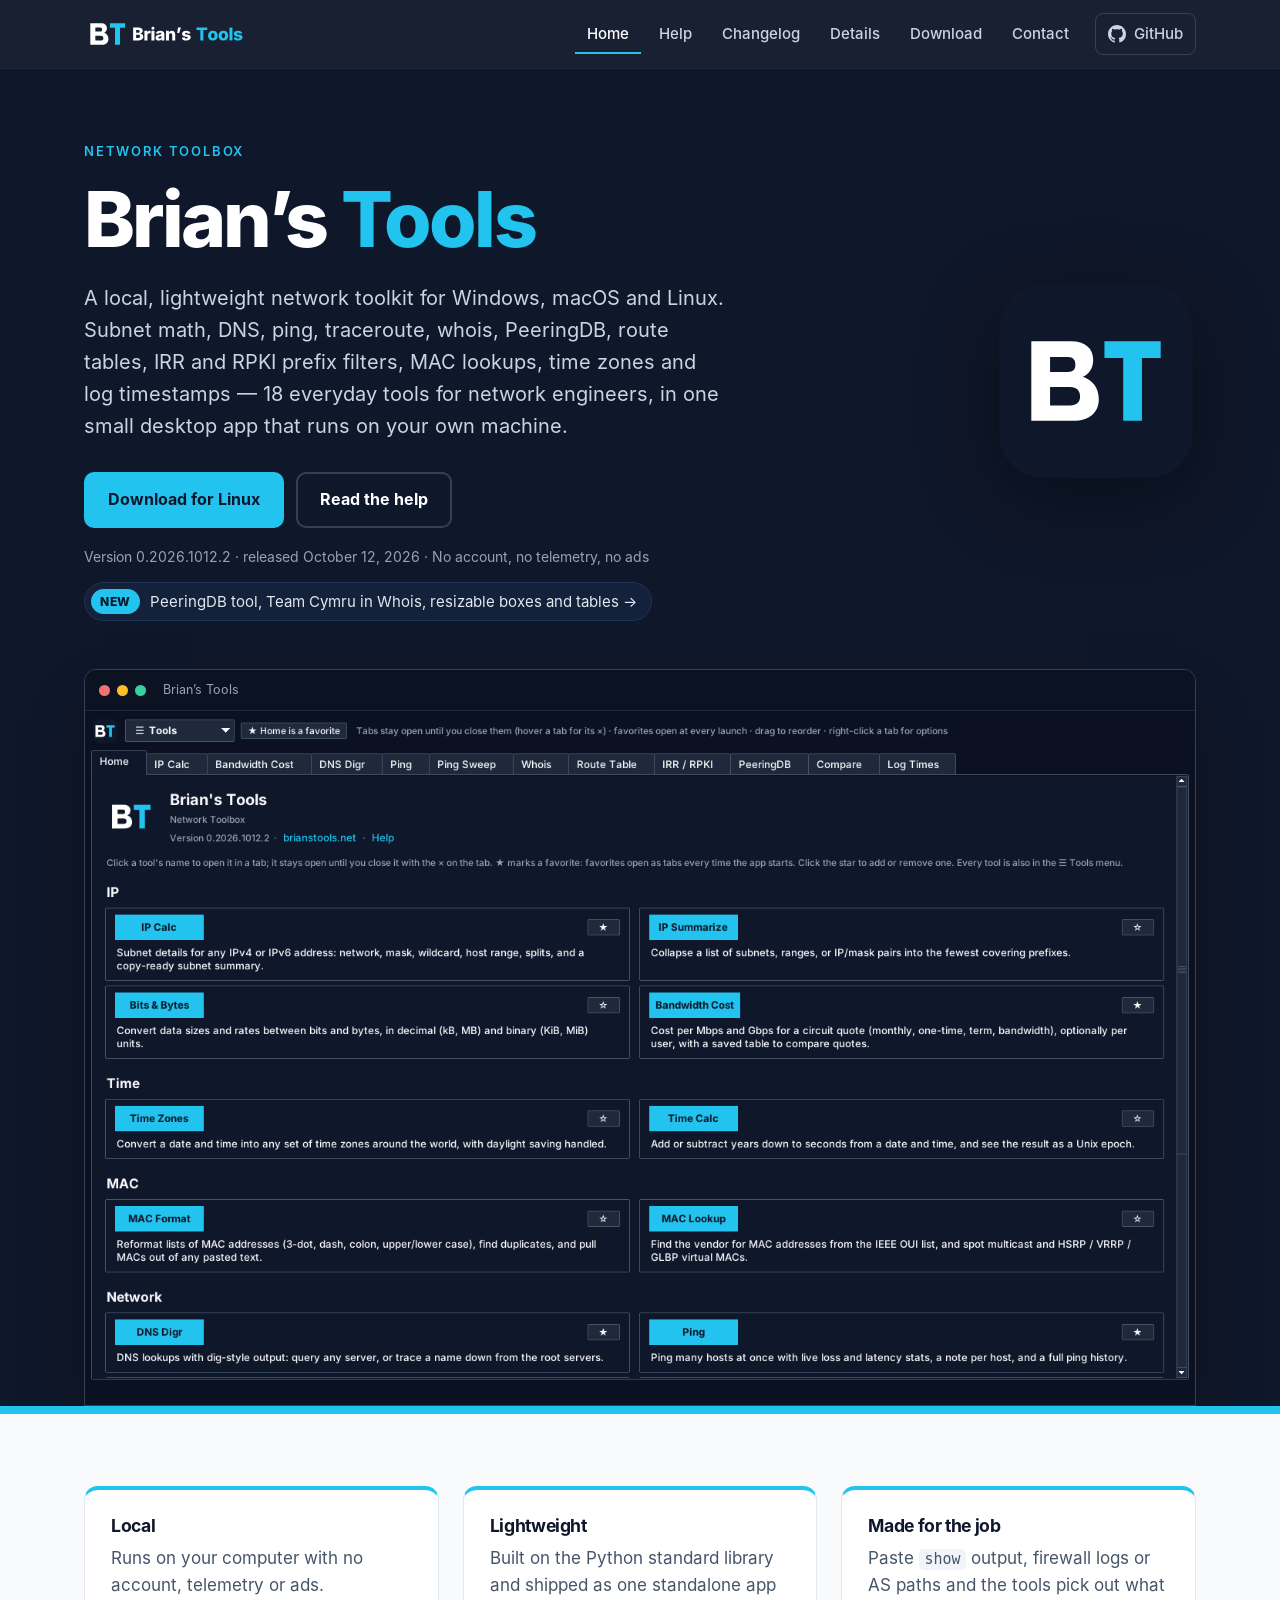
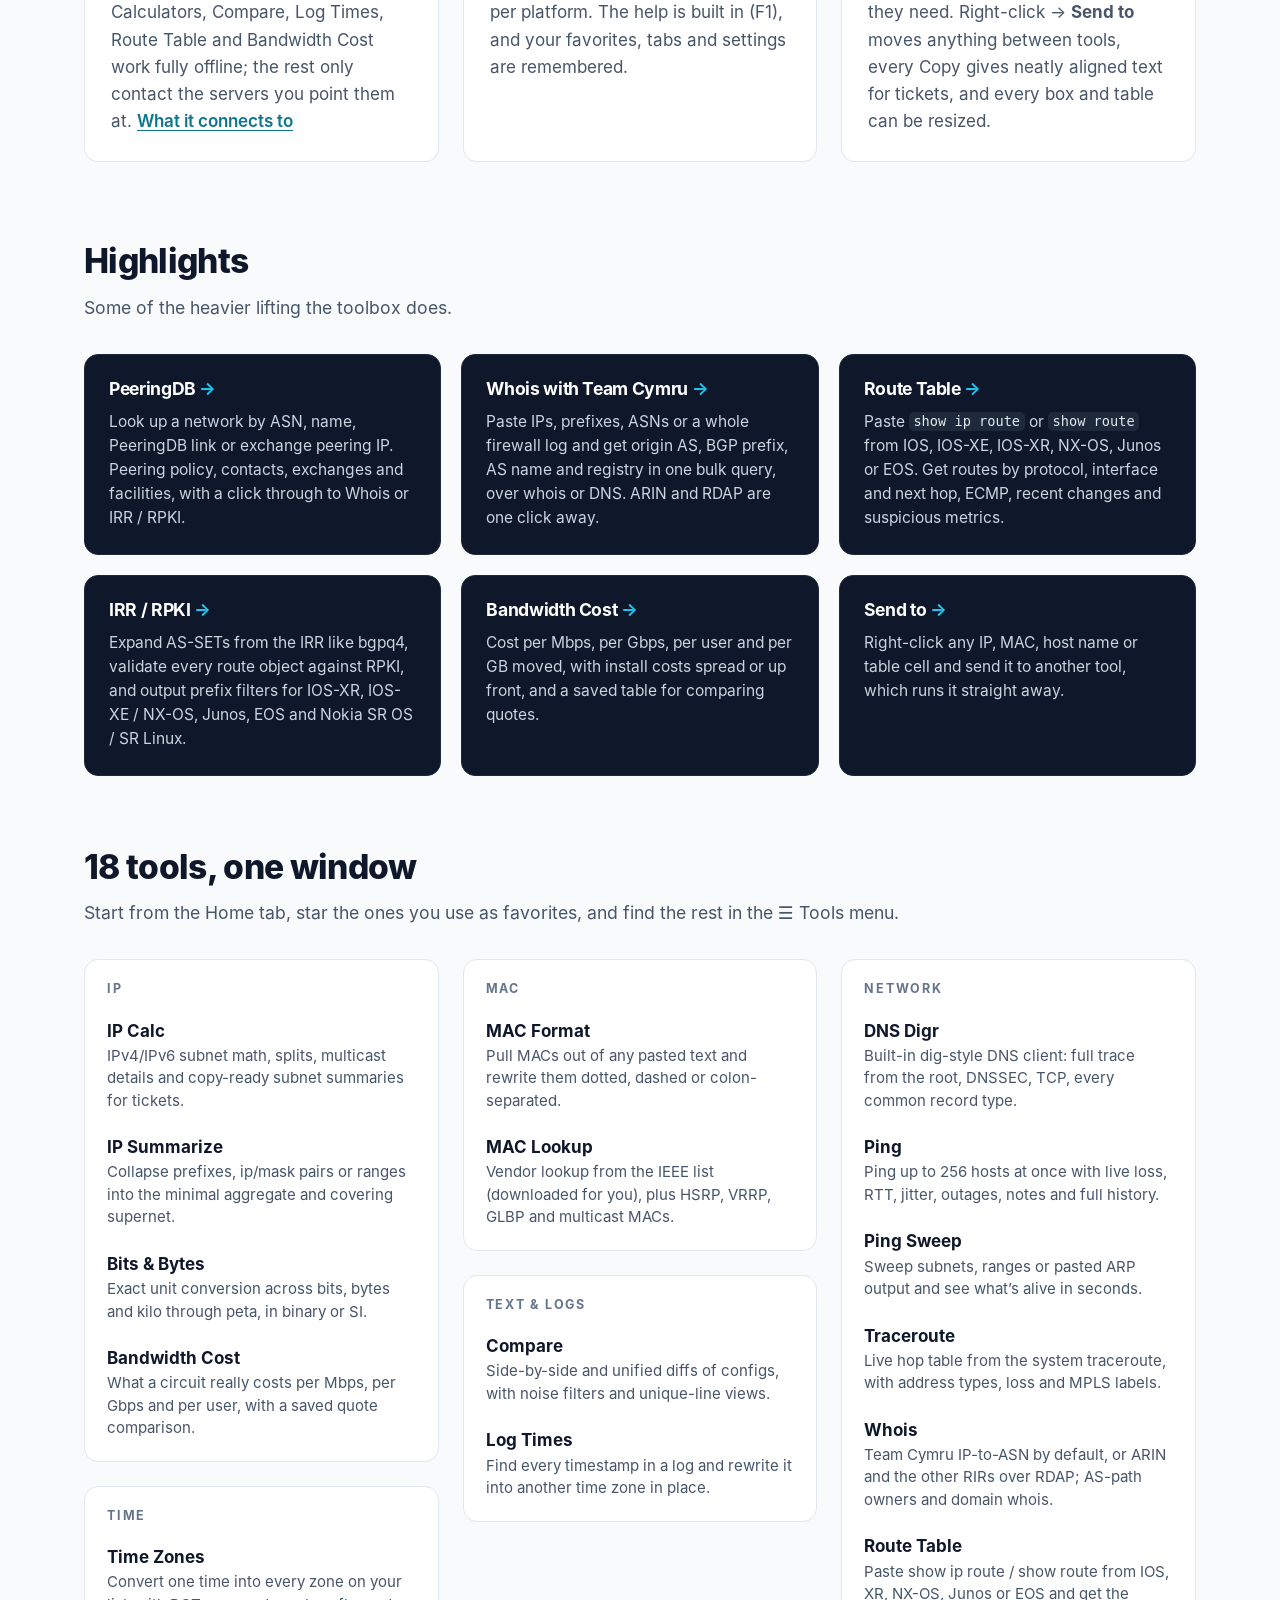
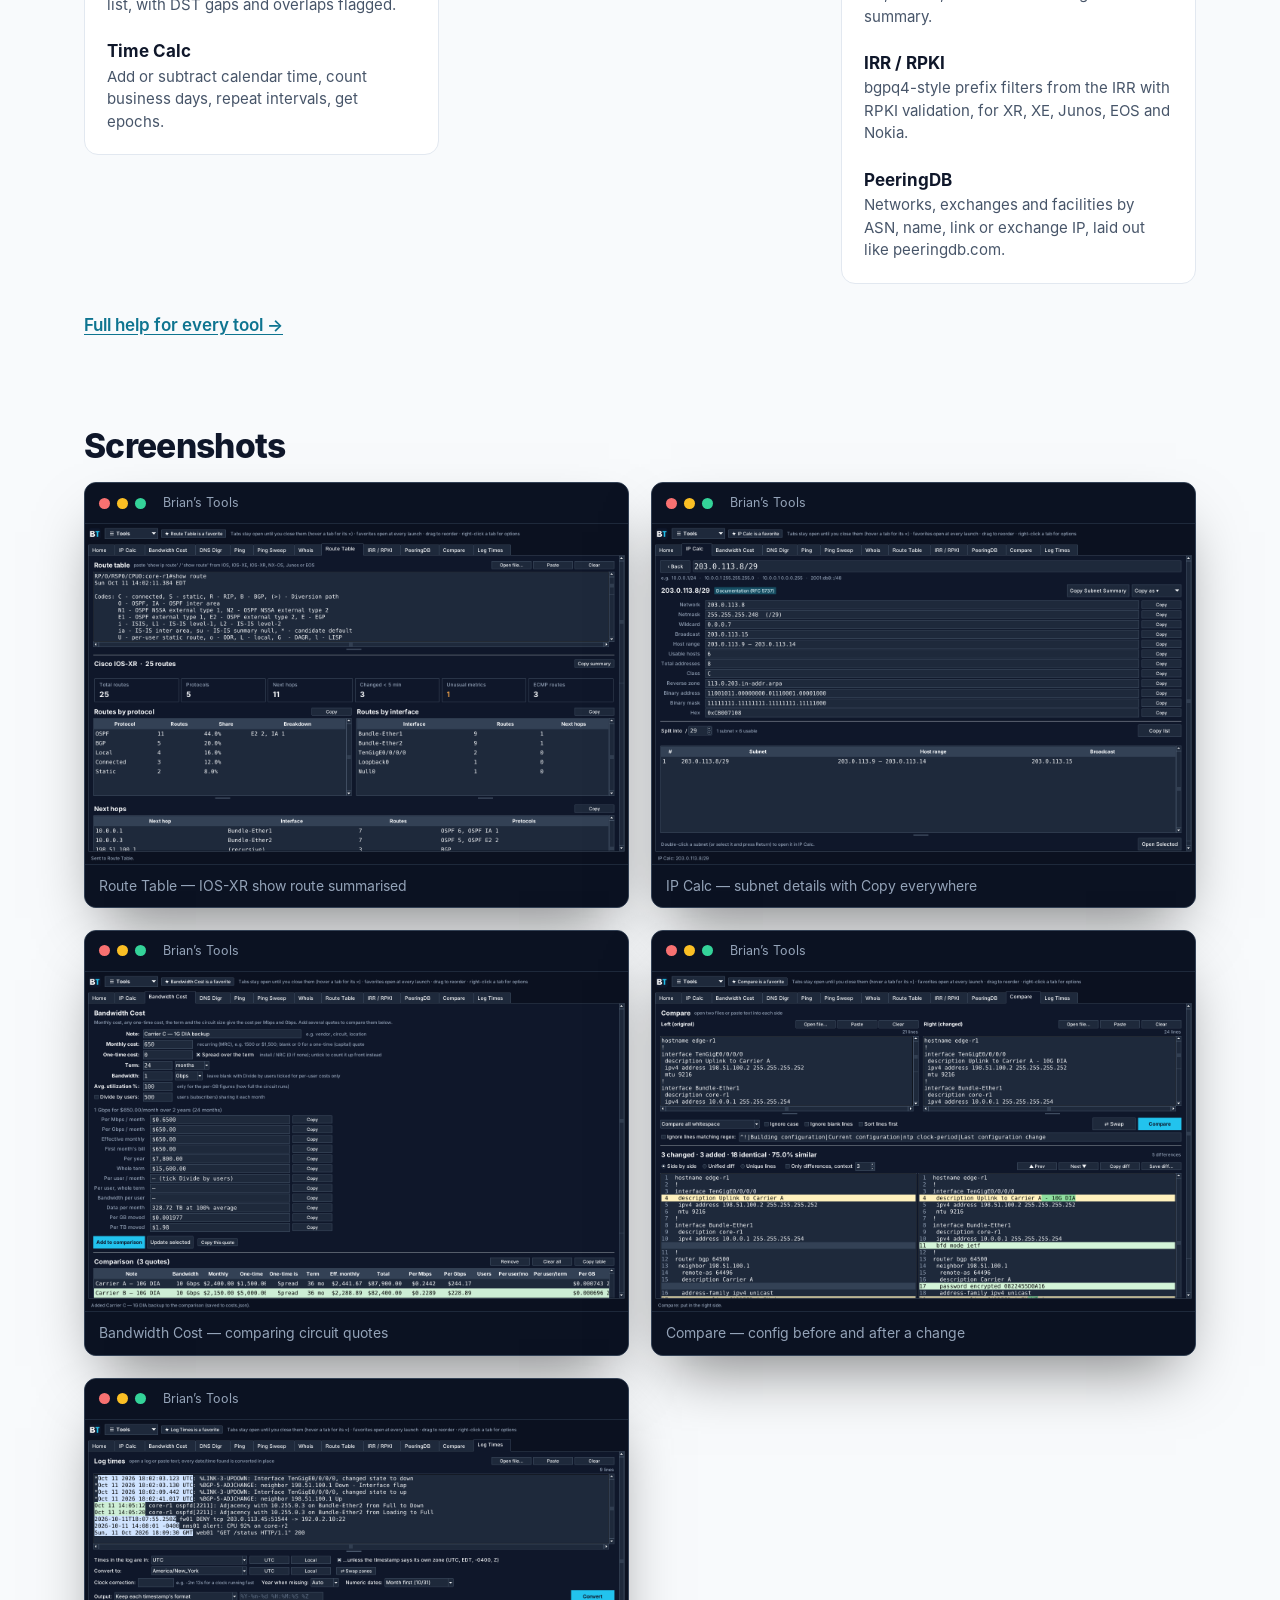
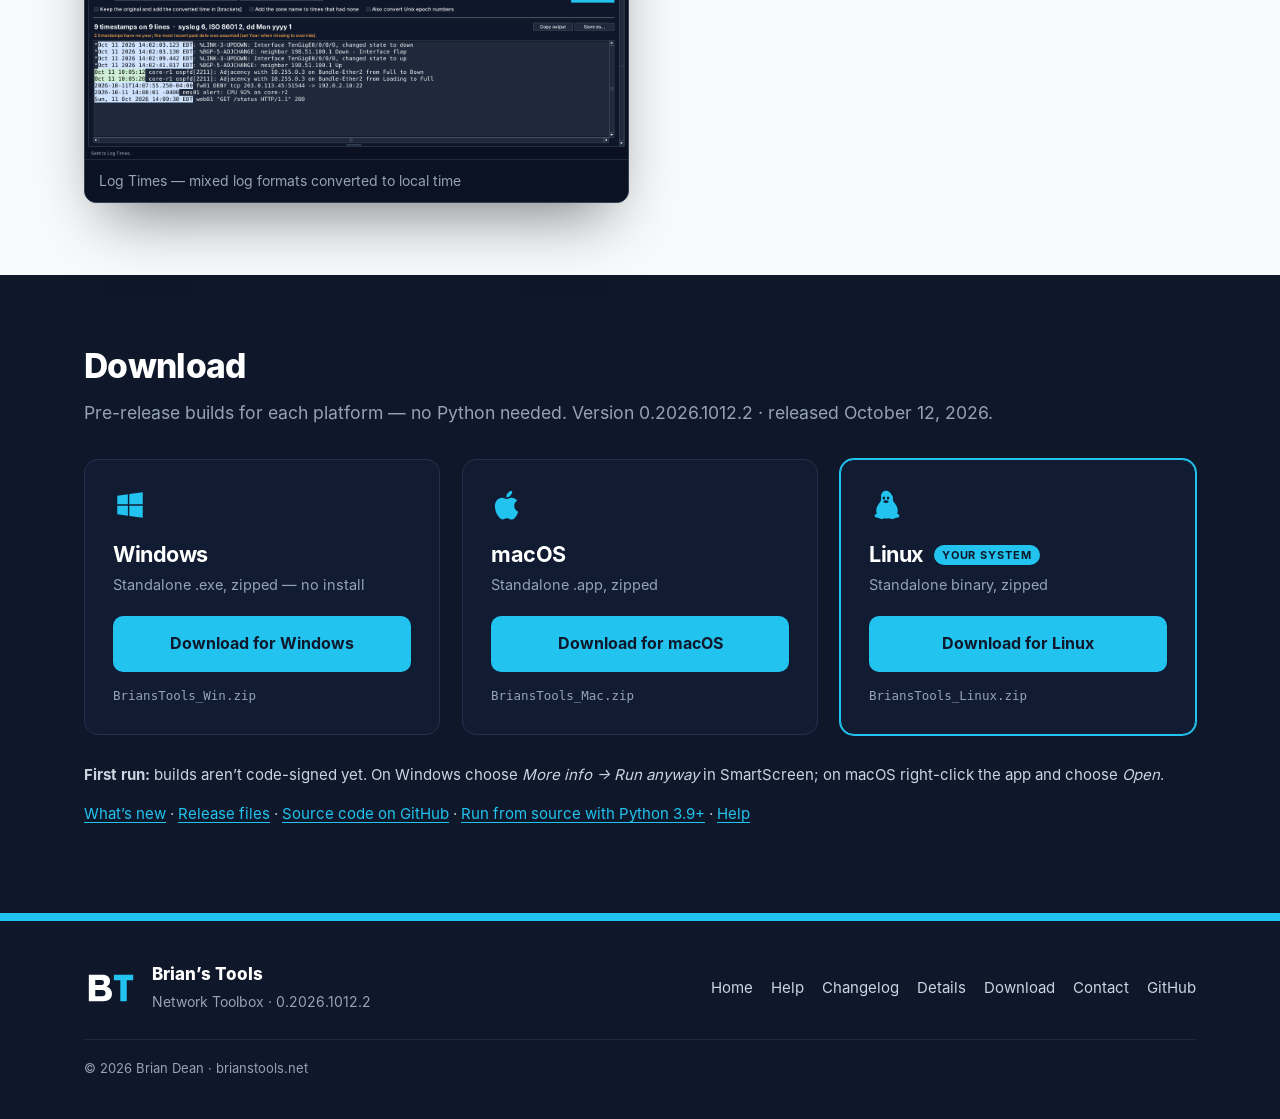
<file: index.html>
<!doctype html>
<html lang="en">
<head>
<meta charset="utf-8">
<meta name="viewport" content="width=device-width, initial-scale=1">
<title>Brian’s Tools — Network Toolbox</title>
<meta name="description" content="A local, lightweight network toolkit for Windows, macOS and Linux: subnet calculator, DNS dig, ping, traceroute, whois, route table analyzer, IRR/RPKI prefix filters and more.">
<link rel="canonical" href="https://brianstools.net/">
<meta name="theme-color" content="#0f172a">
<link rel="icon" href="/favicon.ico" sizes="any">
<link rel="icon" href="/favicon.svg" type="image/svg+xml">
<link rel="apple-touch-icon" href="/apple-touch-icon.png">
<link rel="manifest" href="/site.webmanifest">
<meta property="og:type" content="website">
<meta property="og:site_name" content="Brian’s Tools">
<meta property="og:title" content="Brian’s Tools — Network Toolbox">
<meta property="og:description" content="A local, lightweight network toolkit for Windows, macOS and Linux: subnet calculator, DNS dig, ping, traceroute, whois, route table analyzer, IRR/RPKI prefix filters and more.">
<meta property="og:url" content="https://brianstools.net/">
<meta property="og:image" content="https://brianstools.net/assets/brand/og-image.png">
<meta name="twitter:card" content="summary_large_image">
<link rel="preload" href="/assets/fonts/Inter-ExtraBold.woff2" as="font" type="font/woff2" crossorigin>
<link rel="stylesheet" href="/assets/css/site.css">
</head>
<body>
<a class="skip" href="#main">Skip to content</a>
<header class="site-header">
  <div class="wrap bar">
    <a class="brand" href="/" aria-label="Brian’s Tools home"><img src="/assets/brand/logo-reversed.svg" alt="Brian’s Tools" width="190" height="42"></a>
    <button class="menu-btn" aria-expanded="false" aria-controls="nav">Menu</button>
    <nav id="nav" class="nav"><a href="/" aria-current="page">Home</a><a href="/help/">Help</a><a href="/changelog.html">Changelog</a><a href="/details.html">Details</a><a href="/#download">Download</a><a href="/contact.html">Contact</a><a class="gh" href="https://github.com/briandean/brianstools" rel="noopener"><svg viewBox="0 0 16 16" width="18" height="18" aria-hidden="true"><path fill="currentColor" d="M8 0C3.58 0 0 3.58 0 8c0 3.54 2.29 6.53 5.47 7.59.4.07.55-.17.55-.38 0-.19-.01-.82-.01-1.49-2.01.37-2.53-.49-2.69-.94-.09-.23-.48-.94-.82-1.13-.28-.15-.68-.52-.01-.53.63-.01 1.08.58 1.23.82.72 1.21 1.87.87 2.33.66.07-.52.28-.87.51-1.07-1.78-.2-3.64-.89-3.64-3.95 0-.87.31-1.59.82-2.15-.08-.2-.36-1.02.08-2.12 0 0 .67-.21 2.2.82.64-.18 1.32-.27 2-.27.68 0 1.36.09 2 .27 1.53-1.04 2.2-.82 2.2-.82.44 1.1.16 1.92.08 2.12.51.56.82 1.27.82 2.15 0 3.07-1.87 3.75-3.65 3.95.29.25.54.73.54 1.48 0 1.07-.01 1.93-.01 2.2 0 .21.15.46.55.38A8.013 8.013 0 0016 8c0-4.42-3.58-8-8-8z"/></svg><span>GitHub</span></a></nav>
  </div>
</header>
<main id="main">

<section class="hero">
  <div class="wrap hero-grid">
    <div class="hero-copy">
      <p class="eyebrow">Network Toolbox</p>
      <h1>Brian’s <span>Tools</span></h1>
      <p class="lede">A local, lightweight network toolkit for Windows, macOS and Linux. Subnet math, DNS, ping, traceroute, whois, PeeringDB, route tables, IRR and RPKI prefix filters, MAC lookups, time zones and log timestamps — 18 everyday tools for network engineers, in one small desktop app that runs on your own machine.</p>
      <div class="cta">
        <a class="btn btn-primary" id="primary-dl" href="#download">Download</a>
        <a class="btn btn-ghost" href="/help/">Read the help</a>
      </div>
      <p class="hero-meta">Version 0.2026.1012.2 · released October 12, 2026 · No account, no telemetry, no ads</p>
      <a class="whatsnew" href="/changelog.html"><span>New</span> PeeringDB tool, Team Cymru in Whois, resizable boxes and tables →</a>
    </div>
    <img class="hero-icon" src="/assets/brand/app-icon.svg" alt="" width="220" height="220">
  </div>
  <div class="wrap"><figure class="shot shot-hero"><div class="chrome"><span></span><span></span><span></span><em>Brian’s Tools</em></div><a href="/assets/img/screenshots/main.png" target="_blank" rel="noopener" title="Open full size"><img src="/assets/img/screenshots/main.png" alt="Home tab — every tool by group" width="1440" height="900" loading="lazy"></a></figure></div>
</section>

<section class="pillars wrap">
  <article><h3>Local</h3><p>Runs on your computer with no account, telemetry or ads. Calculators, Compare, Log Times, Route Table and Bandwidth Cost work fully offline; the rest only contact the servers you point them at. <a href="/help/#network-use-and-privacy">What it connects to</a></p></article>
  <article><h3>Lightweight</h3><p>Built on the Python standard library and shipped as one standalone app per platform. The help is built in (F1), and your favorites, tabs and settings are remembered.</p></article>
  <article><h3>Made for the job</h3><p>Paste <code>show</code> output, firewall logs or AS paths and the tools pick out what they need. Right-click → <strong>Send to</strong> moves anything between tools, every Copy gives neatly aligned text for tickets, and every box and table can be resized.</p></article>
</section>

<section class="highlights">
  <div class="wrap">
    <h2>Highlights</h2>
    <p class="section-lede">Some of the heavier lifting the toolbox does.</p>
    <div class="hl-grid"><article><h3><a href="/help/#peeringdb">PeeringDB</a></h3><p>Look up a network by ASN, name, PeeringDB link or exchange peering IP. Peering policy, contacts, exchanges and facilities, with a click through to Whois or IRR / RPKI.</p></article><article><h3><a href="/help/#whois">Whois with Team Cymru</a></h3><p>Paste IPs, prefixes, ASNs or a whole firewall log and get origin AS, BGP prefix, AS name and registry in one bulk query, over whois or DNS. ARIN and RDAP are one click away.</p></article><article><h3><a href="/help/#route-table">Route Table</a></h3><p>Paste <code>show ip route</code> or <code>show route</code> from IOS, IOS-XE, IOS-XR, NX-OS, Junos or EOS. Get routes by protocol, interface and next hop, ECMP, recent changes and suspicious metrics.</p></article><article><h3><a href="/help/#irr-rpki">IRR / RPKI</a></h3><p>Expand AS-SETs from the IRR like bgpq4, validate every route object against RPKI, and output prefix filters for IOS-XR, IOS-XE / NX-OS, Junos, EOS and Nokia SR OS / SR Linux.</p></article><article><h3><a href="/help/#bandwidth-cost">Bandwidth Cost</a></h3><p>Cost per Mbps, per Gbps, per user and per GB moved, with install costs spread or up front, and a saved table for comparing quotes.</p></article><article><h3><a href="/help/#right-click-menu-and-send-to">Send to</a></h3><p>Right-click any IP, MAC, host name or table cell and send it to another tool, which runs it straight away.</p></article></div>
  </div>
</section>

<section class="tools">
  <div class="wrap">
    <h2>18 tools, one window</h2>
    <p class="section-lede">Start from the Home tab, star the ones you use as favorites, and find the rest in the ☰ Tools menu.</p>
    <div class="tool-grid"><section class="tool-group"><h3>IP</h3><ul><li><a href="/help/#ip-calc"><strong>IP Calc</strong><span>IPv4/IPv6 subnet math, splits, multicast details and copy-ready subnet summaries for tickets.</span></a></li><li><a href="/help/#ip-summarize"><strong>IP Summarize</strong><span>Collapse prefixes, ip/mask pairs or ranges into the minimal aggregate and covering supernet.</span></a></li><li><a href="/help/#bits-bytes"><strong>Bits &amp; Bytes</strong><span>Exact unit conversion across bits, bytes and kilo through peta, in binary or SI.</span></a></li><li><a href="/help/#bandwidth-cost"><strong>Bandwidth Cost</strong><span>What a circuit really costs per Mbps, per Gbps and per user, with a saved quote comparison.</span></a></li></ul></section><section class="tool-group"><h3>Time</h3><ul><li><a href="/help/#time-zones"><strong>Time Zones</strong><span>Convert one time into every zone on your list, with DST gaps and overlaps flagged.</span></a></li><li><a href="/help/#time-calc"><strong>Time Calc</strong><span>Add or subtract calendar time, count business days, repeat intervals, get epochs.</span></a></li></ul></section><section class="tool-group"><h3>MAC</h3><ul><li><a href="/help/#mac-format"><strong>MAC Format</strong><span>Pull MACs out of any pasted text and rewrite them dotted, dashed or colon-separated.</span></a></li><li><a href="/help/#mac-lookup"><strong>MAC Lookup</strong><span>Vendor lookup from the IEEE list (downloaded for you), plus HSRP, VRRP, GLBP and multicast MACs.</span></a></li></ul></section><section class="tool-group"><h3>Text & logs</h3><ul><li><a href="/help/#compare"><strong>Compare</strong><span>Side-by-side and unified diffs of configs, with noise filters and unique-line views.</span></a></li><li><a href="/help/#log-times"><strong>Log Times</strong><span>Find every timestamp in a log and rewrite it into another time zone in place.</span></a></li></ul></section><section class="tool-group"><h3>Network</h3><ul><li><a href="/help/#dns-digr"><strong>DNS Digr</strong><span>Built-in dig-style DNS client: full trace from the root, DNSSEC, TCP, every common record type.</span></a></li><li><a href="/help/#ping"><strong>Ping</strong><span>Ping up to 256 hosts at once with live loss, RTT, jitter, outages, notes and full history.</span></a></li><li><a href="/help/#ping-sweep"><strong>Ping Sweep</strong><span>Sweep subnets, ranges or pasted ARP output and see what’s alive in seconds.</span></a></li><li><a href="/help/#traceroute"><strong>Traceroute</strong><span>Live hop table from the system traceroute, with address types, loss and MPLS labels.</span></a></li><li><a href="/help/#whois"><strong>Whois</strong><span>Team Cymru IP-to-ASN by default, or ARIN and the other RIRs over RDAP; AS-path owners and domain whois.</span></a></li><li><a href="/help/#route-table"><strong>Route Table</strong><span>Paste show ip route / show route from IOS, XR, NX-OS, Junos or EOS and get the summary.</span></a></li><li><a href="/help/#irr-rpki"><strong>IRR / RPKI</strong><span>bgpq4-style prefix filters from the IRR with RPKI validation, for XR, XE, Junos, EOS and Nokia.</span></a></li><li><a href="/help/#peeringdb"><strong>PeeringDB</strong><span>Networks, exchanges and facilities by ASN, name, link or exchange IP, laid out like peeringdb.com.</span></a></li></ul></section></div>
    <p class="more"><a href="/help/">Full help for every tool →</a></p>
  </div>
</section>

<section class="gallery wrap">
  <h2>Screenshots</h2>
  <div class="gallery-grid"><figure class="shot "><div class="chrome"><span></span><span></span><span></span><em>Brian’s Tools</em></div><a href="/assets/img/screenshots/route-table.png" target="_blank" rel="noopener" title="Open full size"><img src="/assets/img/screenshots/route-table.png" alt="Route Table — IOS-XR show route summarised" width="1440" height="900" loading="lazy"></a><figcaption>Route Table — IOS-XR show route summarised</figcaption></figure><figure class="shot "><div class="chrome"><span></span><span></span><span></span><em>Brian’s Tools</em></div><a href="/assets/img/screenshots/ip-calc.png" target="_blank" rel="noopener" title="Open full size"><img src="/assets/img/screenshots/ip-calc.png" alt="IP Calc — subnet details with Copy everywhere" width="1440" height="900" loading="lazy"></a><figcaption>IP Calc — subnet details with Copy everywhere</figcaption></figure><figure class="shot "><div class="chrome"><span></span><span></span><span></span><em>Brian’s Tools</em></div><a href="/assets/img/screenshots/bandwidth-cost.png" target="_blank" rel="noopener" title="Open full size"><img src="/assets/img/screenshots/bandwidth-cost.png" alt="Bandwidth Cost — comparing circuit quotes" width="1440" height="900" loading="lazy"></a><figcaption>Bandwidth Cost — comparing circuit quotes</figcaption></figure><figure class="shot "><div class="chrome"><span></span><span></span><span></span><em>Brian’s Tools</em></div><a href="/assets/img/screenshots/compare.png" target="_blank" rel="noopener" title="Open full size"><img src="/assets/img/screenshots/compare.png" alt="Compare — config before and after a change" width="1440" height="900" loading="lazy"></a><figcaption>Compare — config before and after a change</figcaption></figure><figure class="shot "><div class="chrome"><span></span><span></span><span></span><em>Brian’s Tools</em></div><a href="/assets/img/screenshots/log-times.png" target="_blank" rel="noopener" title="Open full size"><img src="/assets/img/screenshots/log-times.png" alt="Log Times — mixed log formats converted to local time" width="1440" height="900" loading="lazy"></a><figcaption>Log Times — mixed log formats converted to local time</figcaption></figure></div>
</section>

<section class="download" id="download">
  <div class="wrap">
    <h2>Download</h2>
    <p class="section-lede">Pre-release builds for each platform — no Python needed. Version 0.2026.1012.2 · released October 12, 2026.</p>
    <div class="dl-grid"><article class="dl-card" data-os="windows">
      <div class="dl-ico"><svg viewBox="0 0 24 24" aria-hidden="true"><path fill="currentColor" d="M3 5.5 10.5 4.4v7.1H3zm8.5-1.2L21 3v8.5h-9.5zM3 12.5h7.5v7.1L3 18.5zm8.5 0H21V21l-9.5-1.3z"/></svg></div>
      <h3>Windows</h3>
      <p class="req">Standalone .exe, zipped — no install</p>
      <a class="btn btn-primary" href="https://github.com/briandean/brianstools/releases/download/0.2026.1012.2/BriansTools_Win.zip">Download for Windows</a>
      <code class="file">BriansTools_Win.zip</code>
    </article><article class="dl-card" data-os="macos">
      <div class="dl-ico"><svg viewBox="0 0 24 24" aria-hidden="true"><path fill="currentColor" d="M16.4 12.6c0-2.4 2-3.6 2.1-3.7-1.2-1.7-3-1.9-3.6-2-1.5-.2-3 .9-3.8.9-.8 0-2-.9-3.3-.9-1.7 0-3.3 1-4.2 2.5-1.8 3.1-.5 7.7 1.3 10.2.9 1.2 1.9 2.6 3.2 2.6 1.3-.1 1.8-.8 3.3-.8 1.5 0 2 .8 3.3.8 1.4 0 2.3-1.3 3.1-2.5 1-1.4 1.4-2.8 1.4-2.9 0 0-2.8-1.1-2.8-4.2zM13.9 5.2c.7-.9 1.2-2 1-3.2-1 0-2.3.7-3 1.6-.7.8-1.2 2-1.1 3.1 1.2.1 2.3-.6 3.1-1.5z"/></svg></div>
      <h3>macOS</h3>
      <p class="req">Standalone .app, zipped</p>
      <a class="btn btn-primary" href="https://github.com/briandean/brianstools/releases/download/0.2026.1012.2/BriansTools_Mac.zip">Download for macOS</a>
      <code class="file">BriansTools_Mac.zip</code>
    </article><article class="dl-card" data-os="linux">
      <div class="dl-ico"><svg viewBox="0 0 24 24" aria-hidden="true"><path fill="currentColor" d="M12 2c-2.2 0-3.5 1.8-3.5 4.3 0 1.4.3 2.3-.6 3.6-1.2 1.6-2.8 3.6-2.8 6.1 0 .8.2 1.4.5 2-.9.4-1.8 1-1.6 1.9.3 1.2 2.4 1 3.7 1.6 1.2.5 2.1.6 2.8-.2.6.2 1.4.3 2.2.3s1.6-.1 2.2-.3c.7.8 1.6.7 2.8.2 1.3-.6 3.4-.4 3.7-1.6.2-.9-.7-1.5-1.6-1.9.3-.6.5-1.2.5-2 0-2.5-1.6-4.5-2.8-6.1-.9-1.3-.6-2.2-.6-3.6C15.5 3.8 14.2 2 12 2zm-1.5 4a.9 1.1 0 1 1 0 2.2.9 1.1 0 0 1 0-2.2zm3 0a.9 1.1 0 1 1 0 2.2.9 1.1 0 0 1 0-2.2zM12 8.6c.8 0 1.9.5 1.9.9s-1.1 1.1-1.9 1.1-1.9-.7-1.9-1.1.9-.9 1.9-.9z"/></svg></div>
      <h3>Linux</h3>
      <p class="req">Standalone binary, zipped</p>
      <a class="btn btn-primary" href="https://github.com/briandean/brianstools/releases/download/0.2026.1012.2/BriansTools_Linux.zip">Download for Linux</a>
      <code class="file">BriansTools_Linux.zip</code>
    </article></div>
    <div class="dl-notes">
      <p><strong>First run:</strong> builds aren’t code-signed yet. On Windows choose <em>More info → Run anyway</em> in SmartScreen; on macOS right-click the app and choose <em>Open</em>.</p>
      <p><a href="/changelog.html">What’s new</a> · <a href="https://github.com/briandean/brianstools/releases/tag/0.2026.1012.2" rel="noopener">Release files</a> · <a href="https://github.com/briandean/brianstools" rel="noopener">Source code on GitHub</a> · <a href="/details.html#run-it">Run from source with Python 3.9+</a> · <a href="/help/">Help</a></p>
    </div>
  </div>
</section>

</main>
<footer class="site-footer">
  <div class="wrap foot">
    <div class="foot-brand"><img src="/assets/brand/mark-reversed.svg" alt="" width="54" height="36"><div><strong>Brian’s Tools</strong><span>Network Toolbox · 0.2026.1012.2</span></div></div>
    <nav class="foot-nav"><a href="/">Home</a><a href="/help/">Help</a><a href="/changelog.html">Changelog</a><a href="/details.html">Details</a><a href="/#download">Download</a><a href="/contact.html">Contact</a><a href="https://github.com/briandean/brianstools" rel="noopener">GitHub</a></nav>
    <p class="fine">© 2026 Brian Dean · brianstools.net</p>
  </div>
</footer>
<script src="/assets/js/site.js" defer></script>
</body>
</html>
</file>
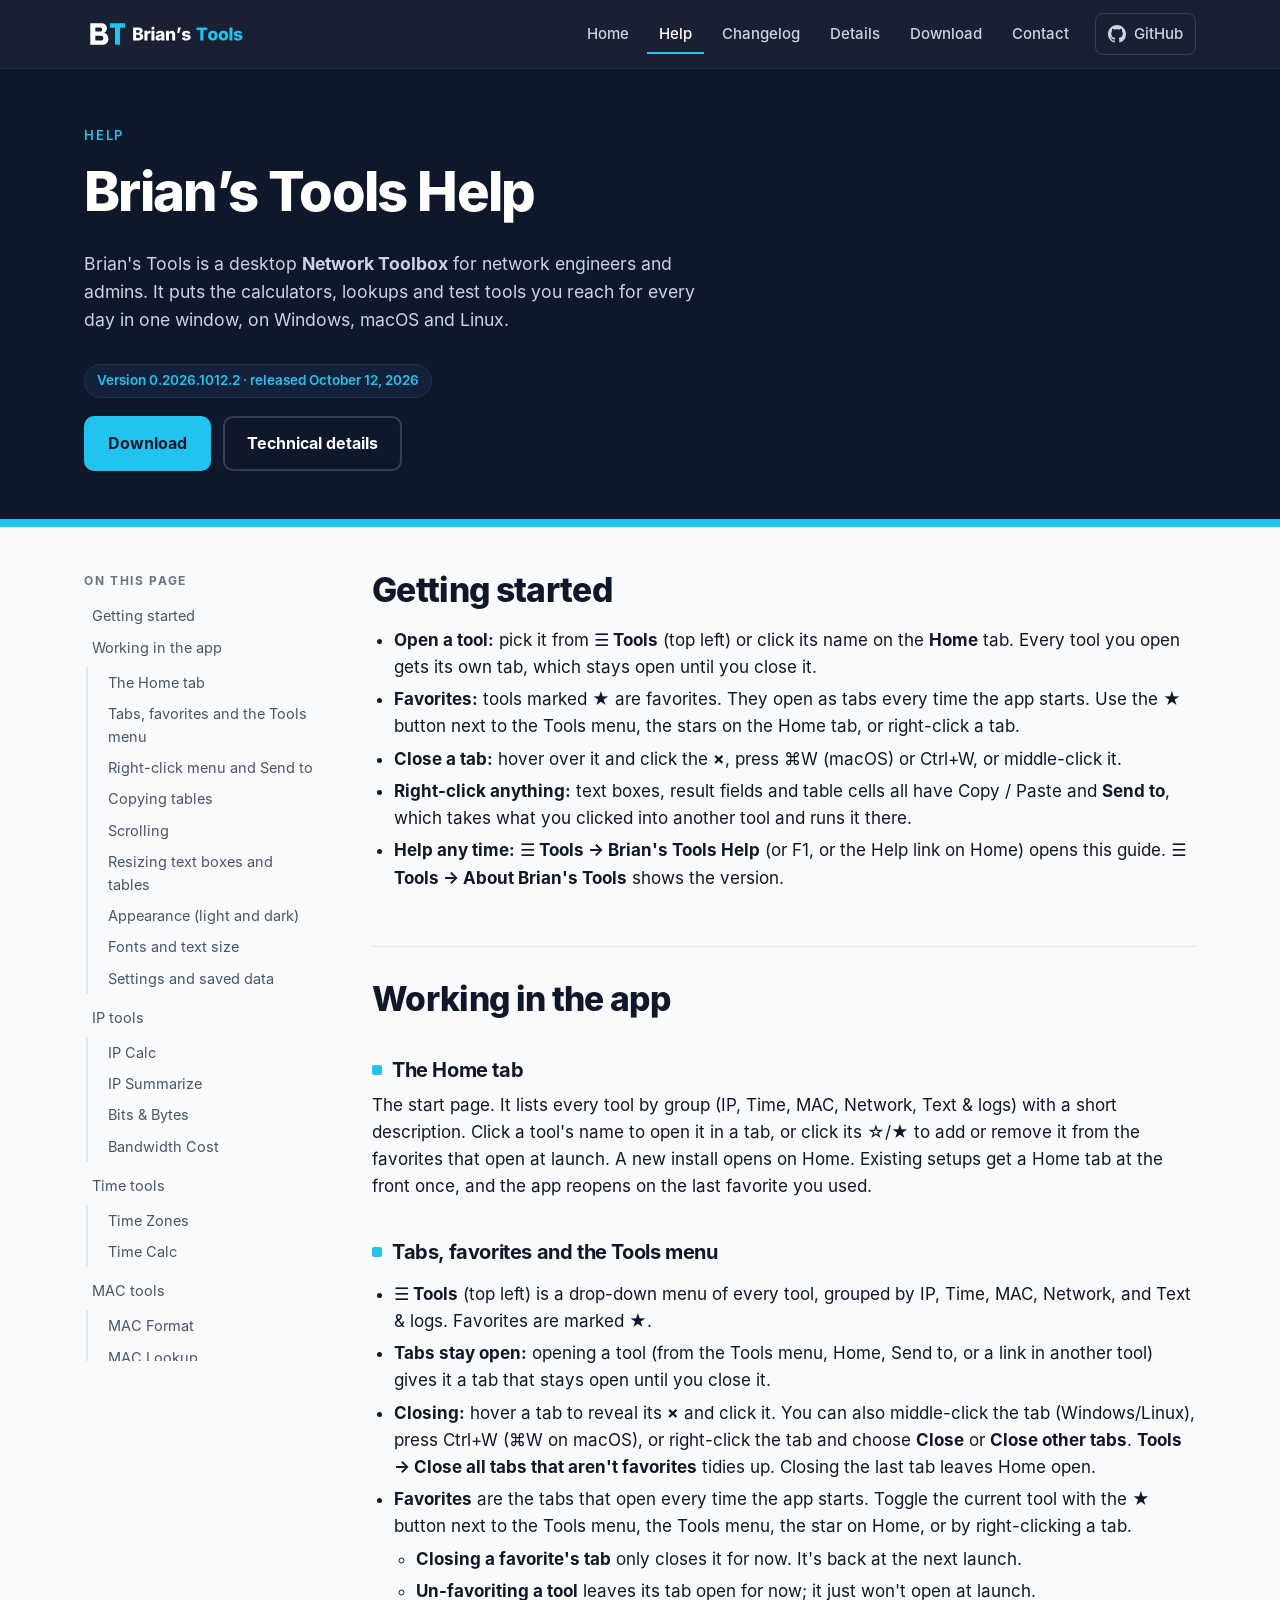
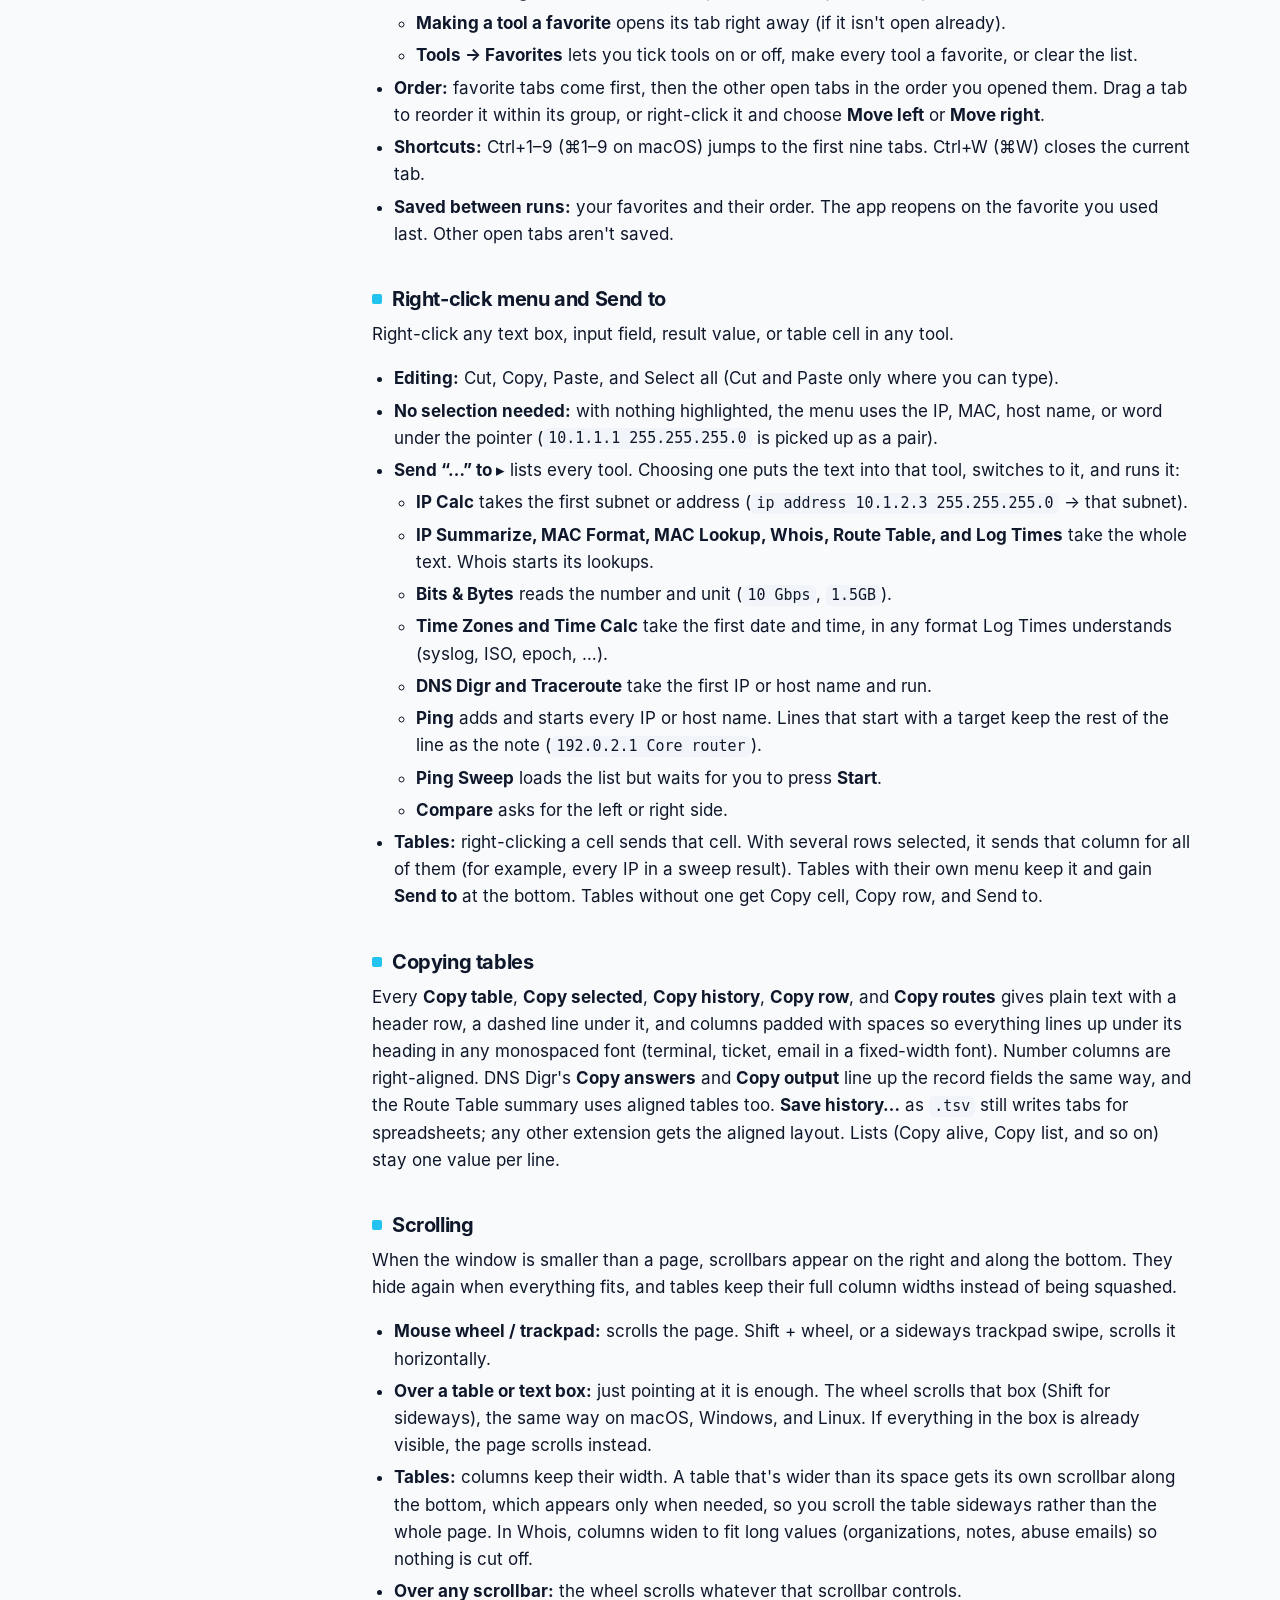
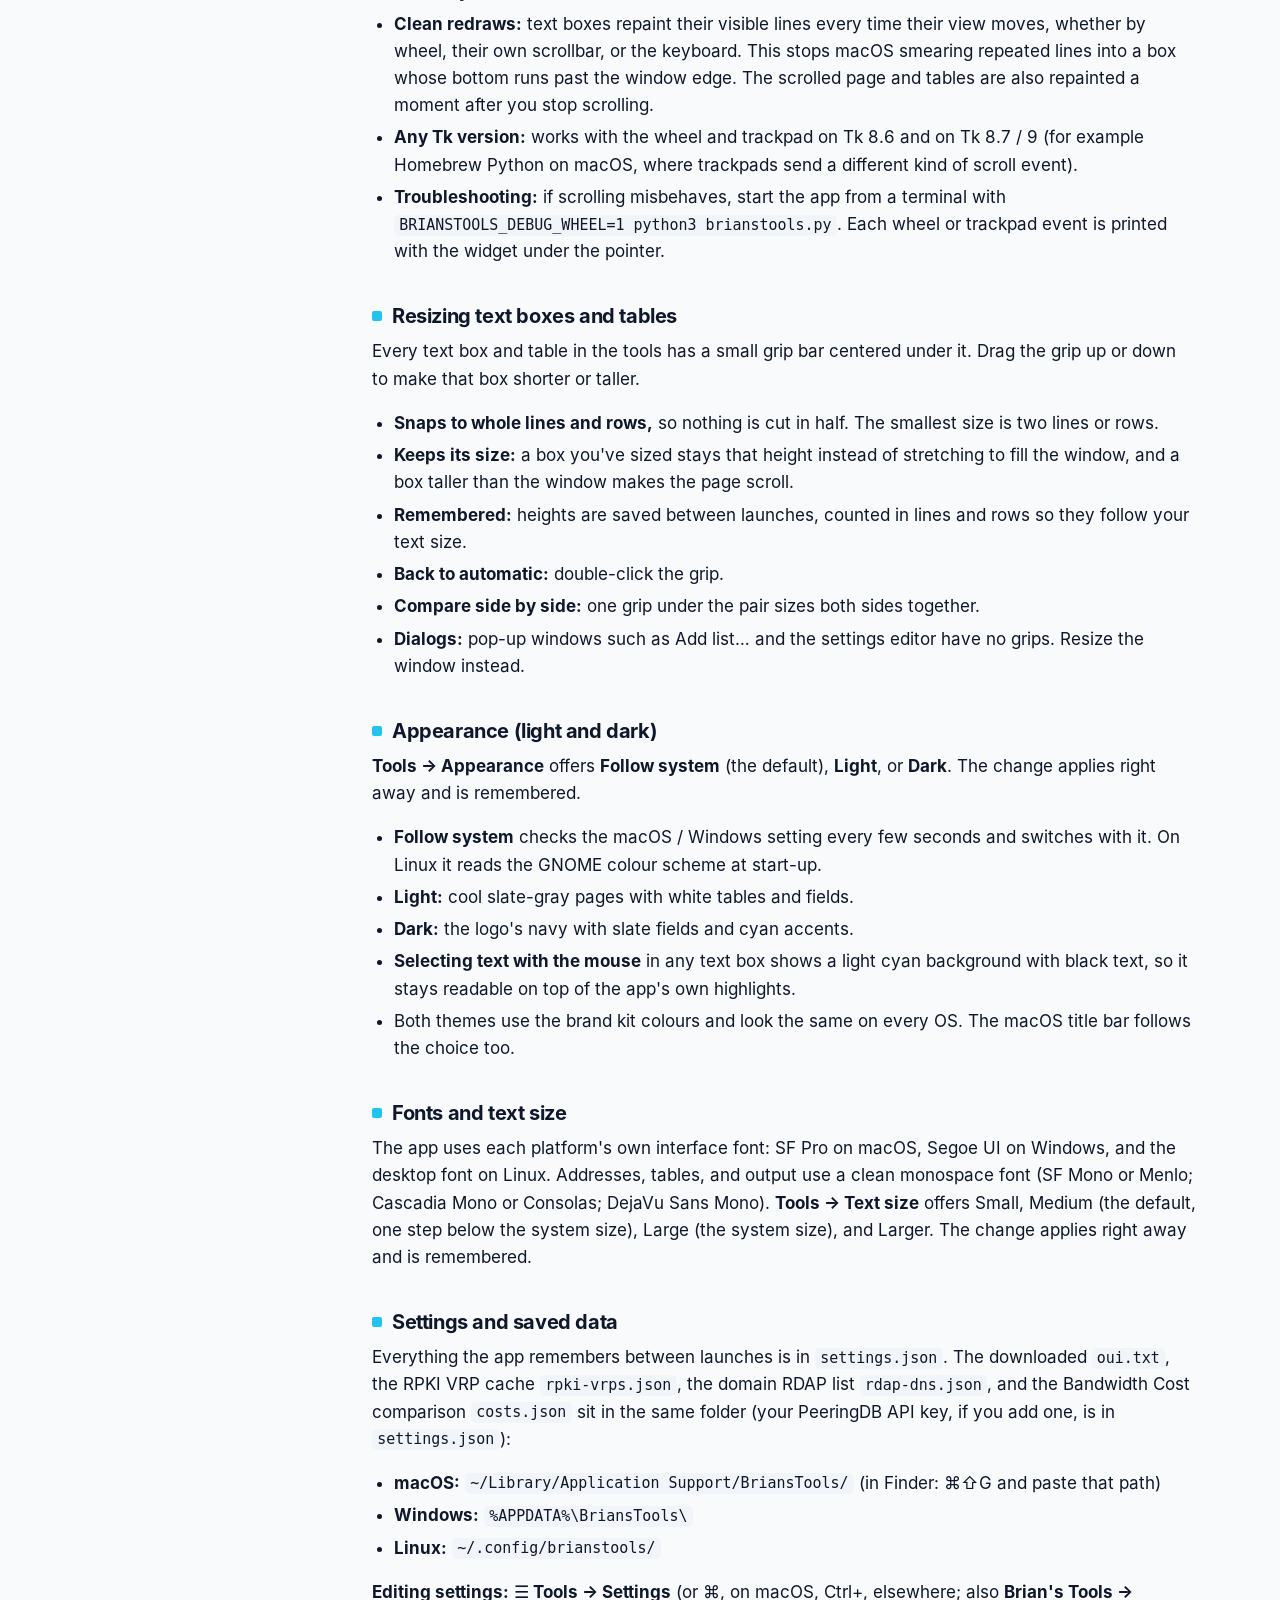
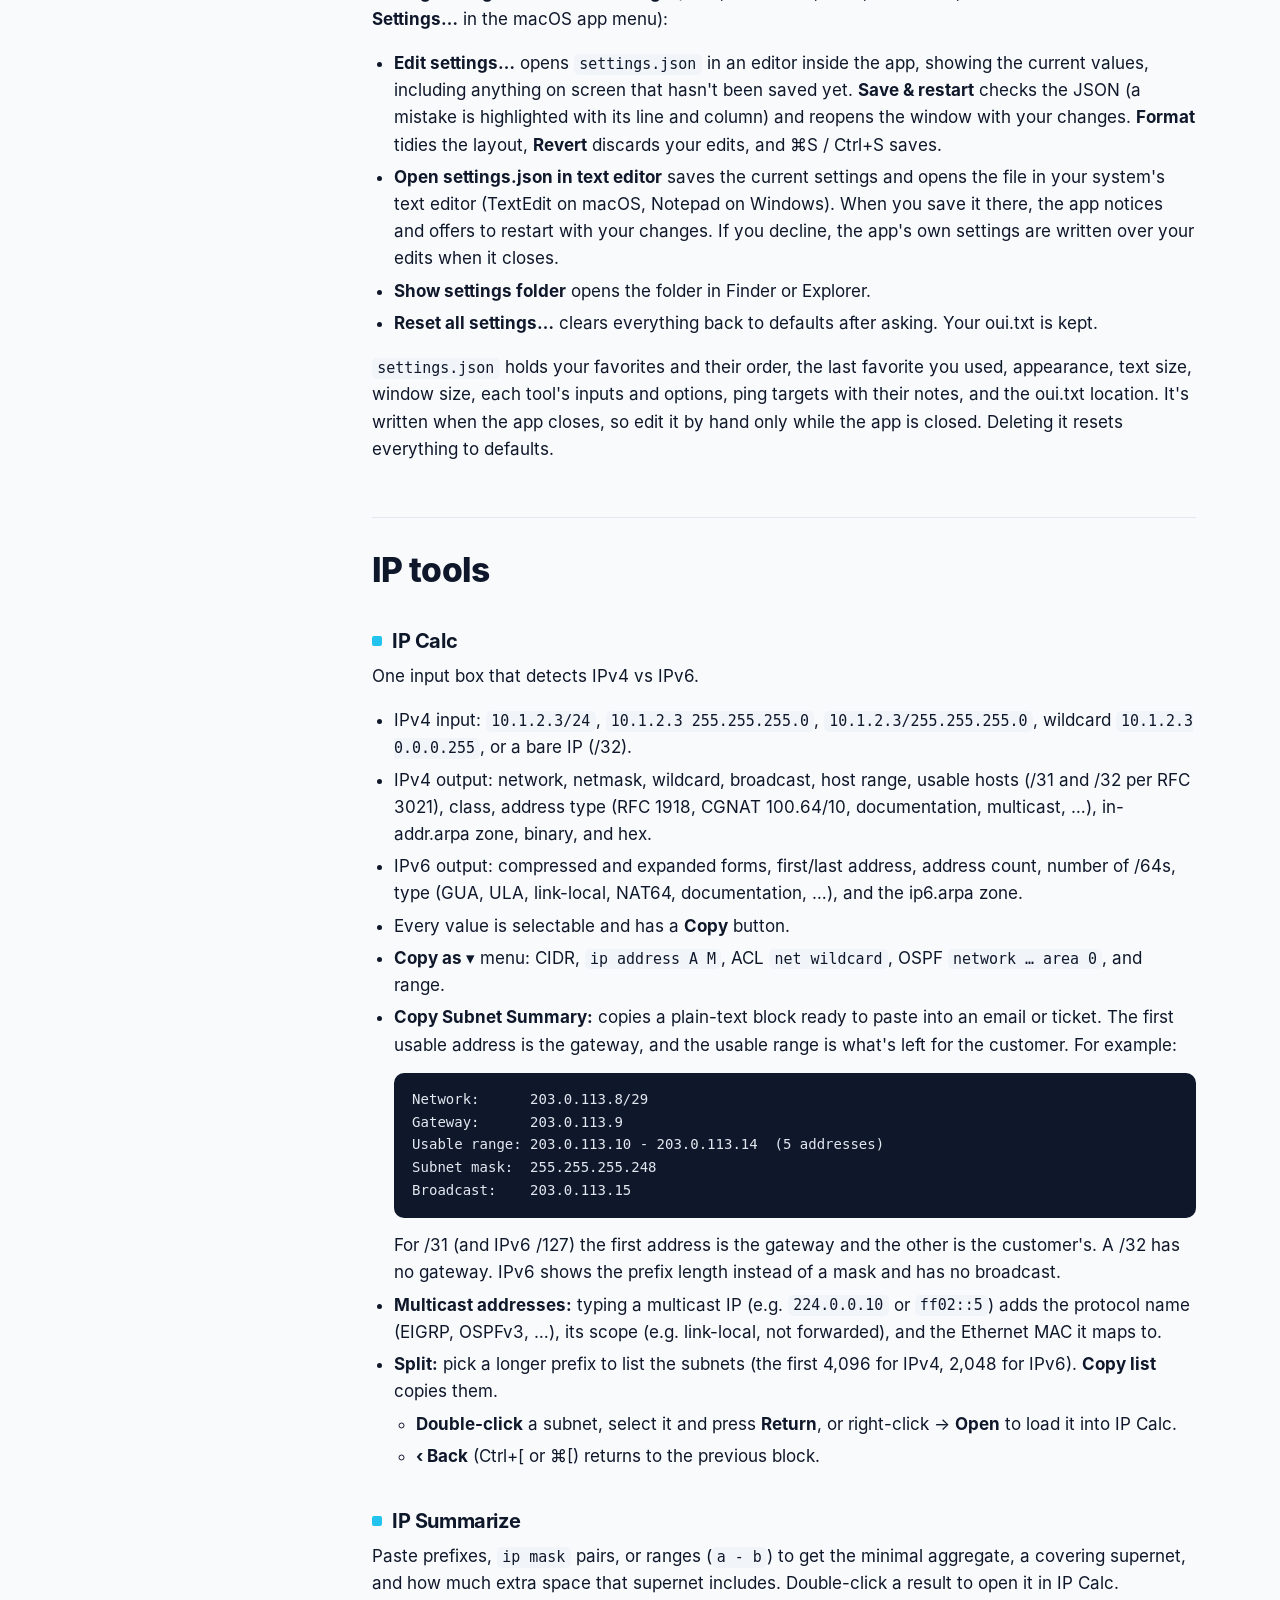
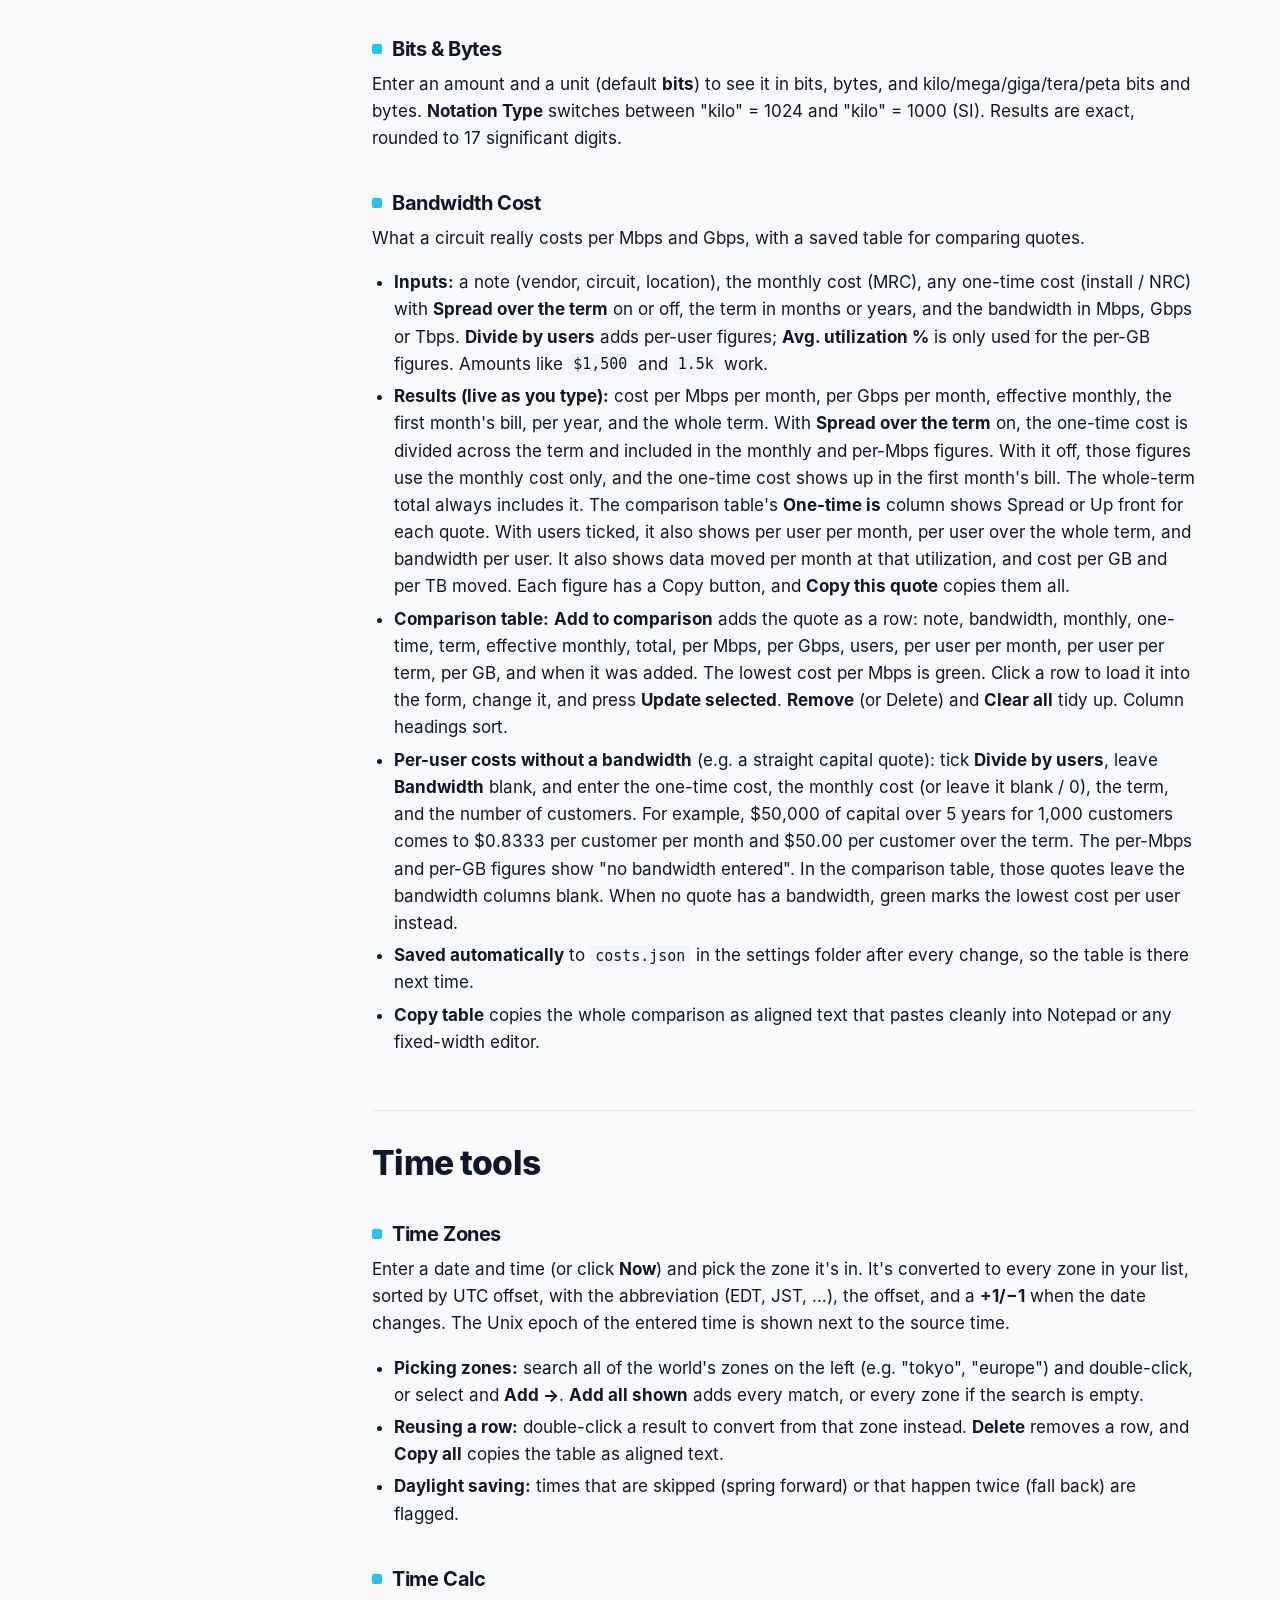
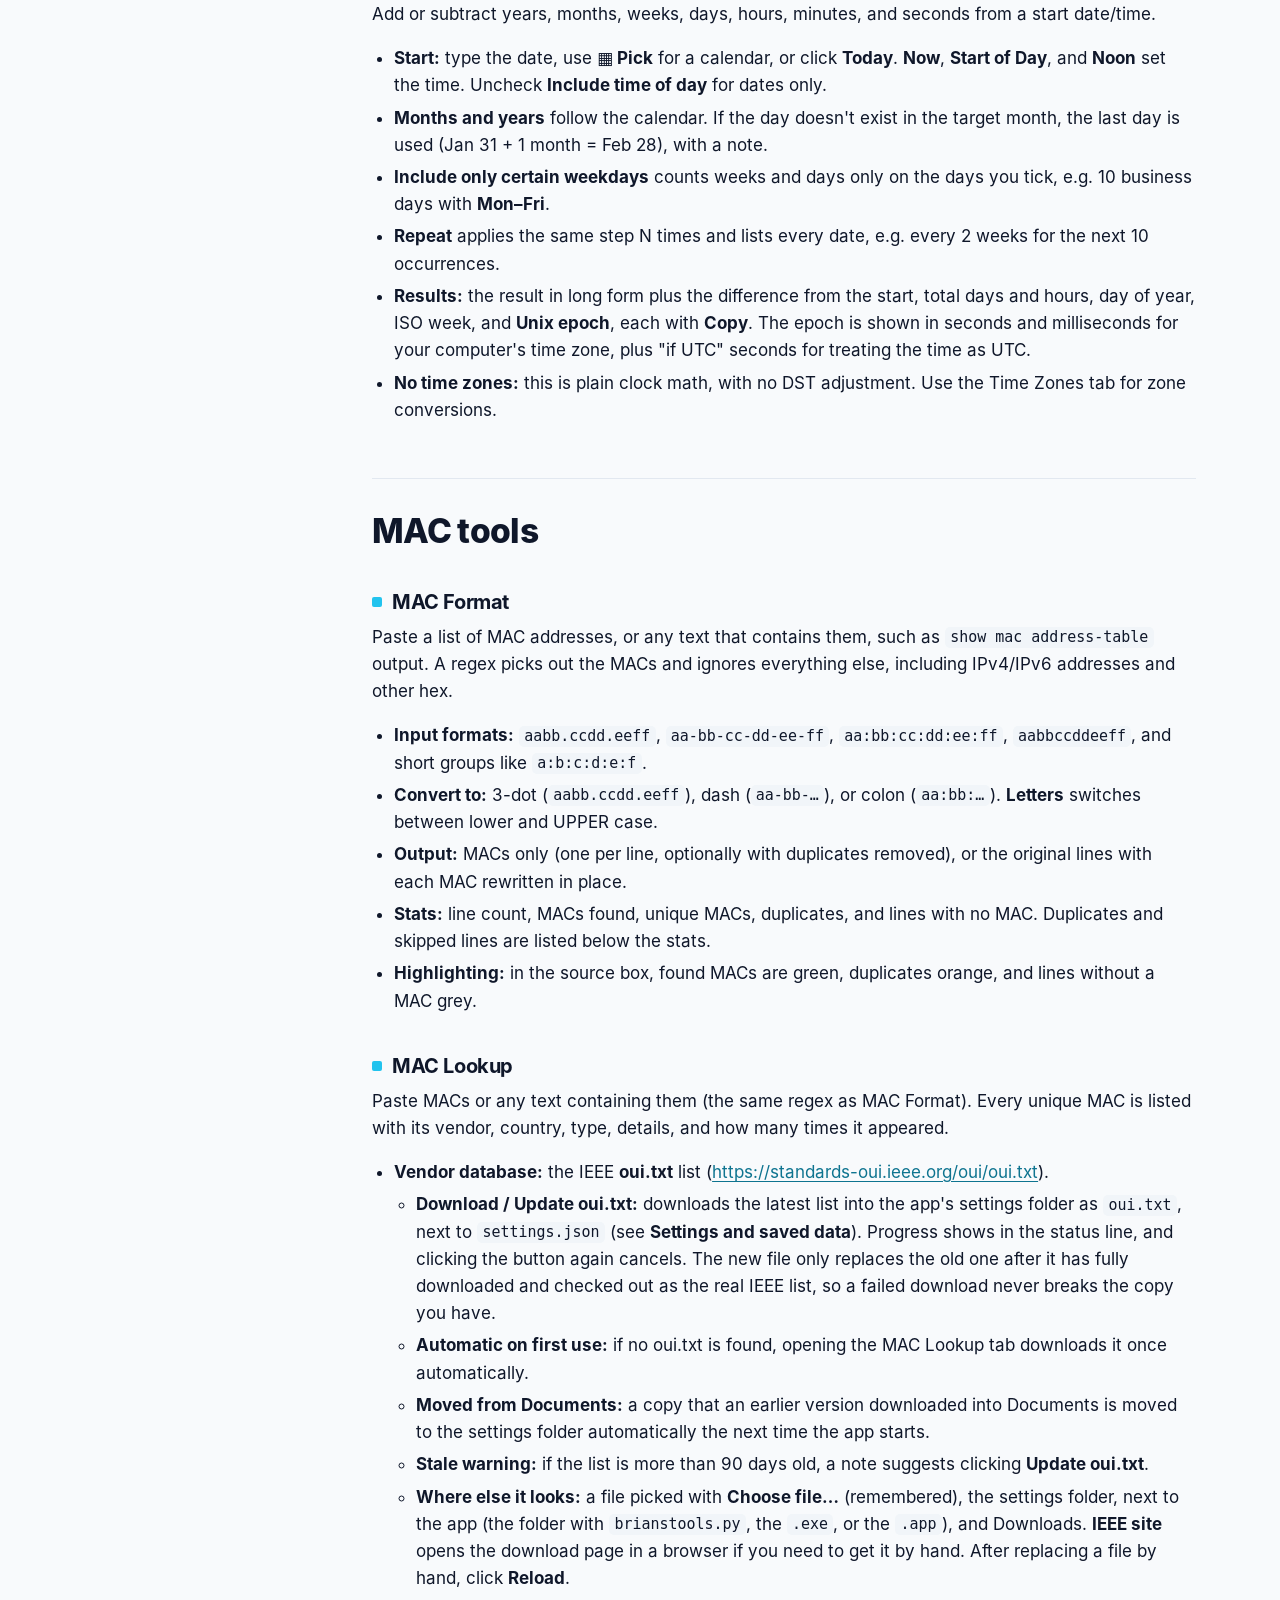
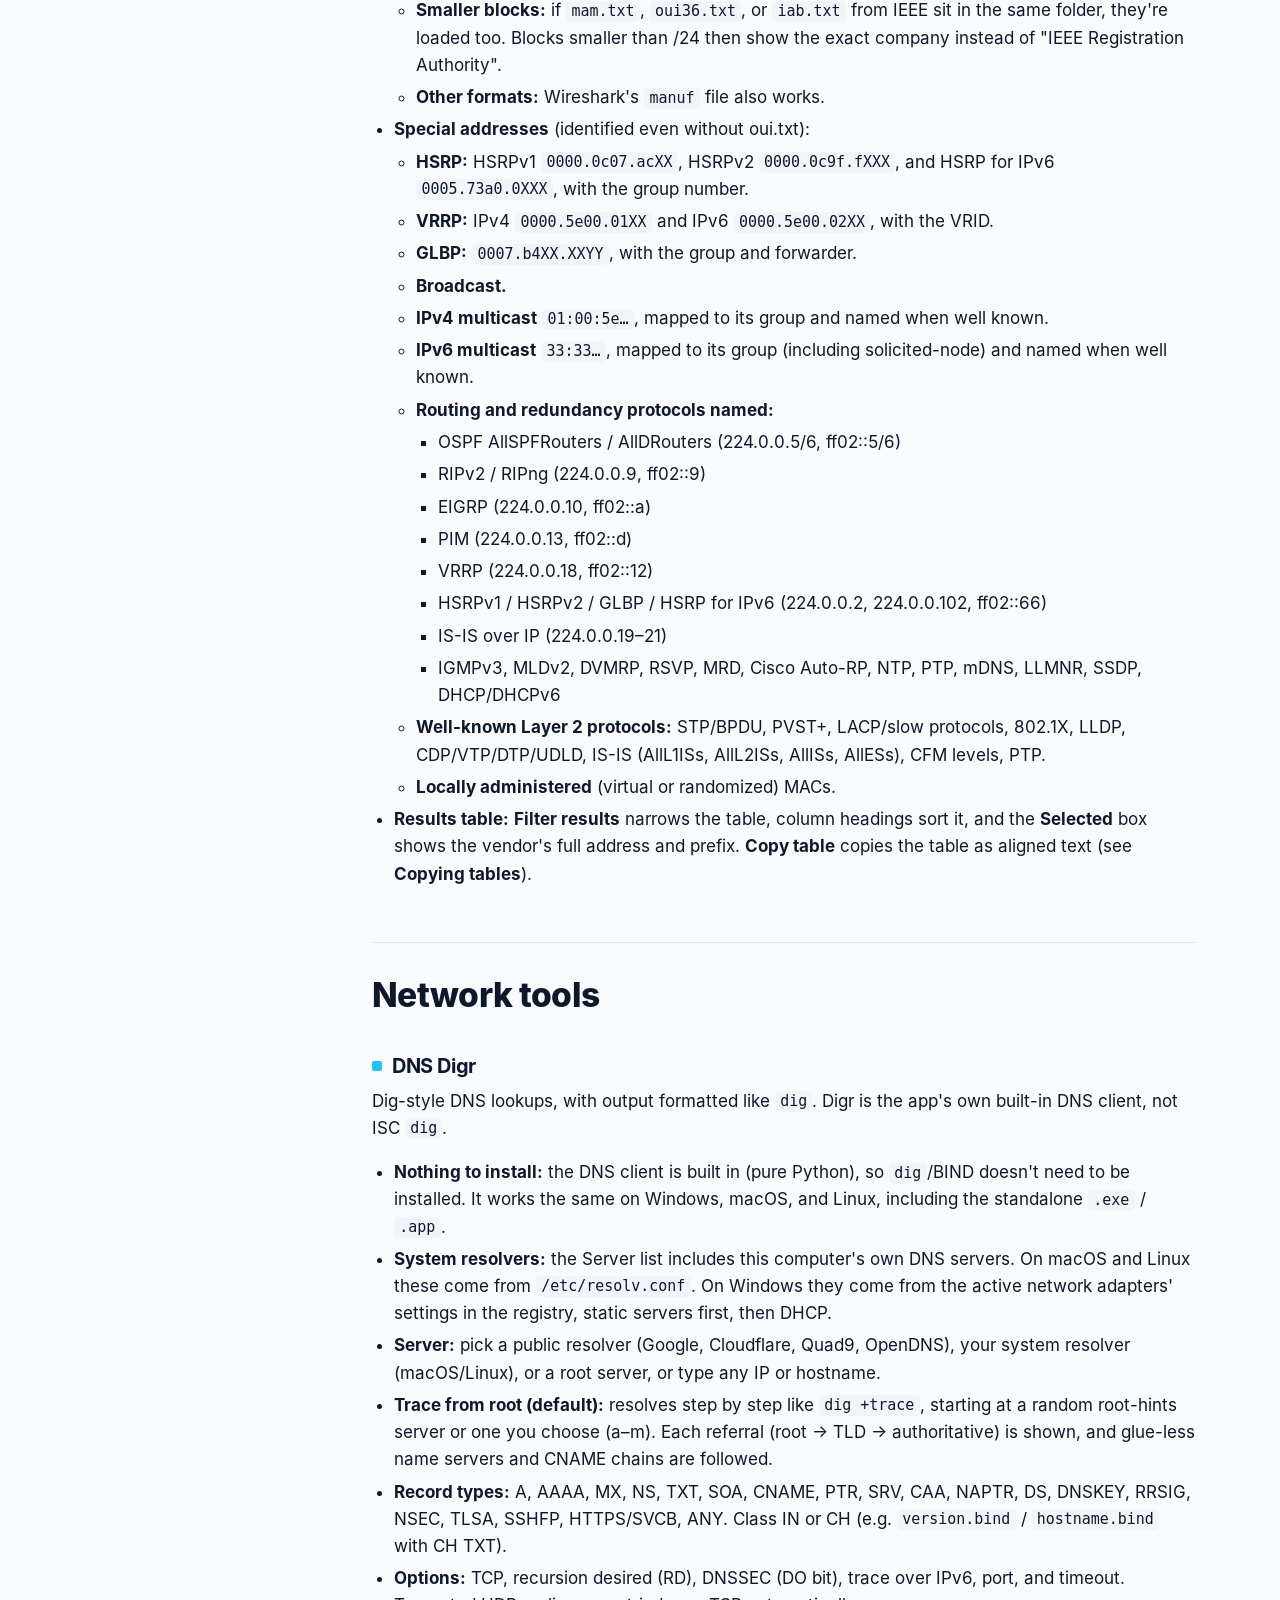
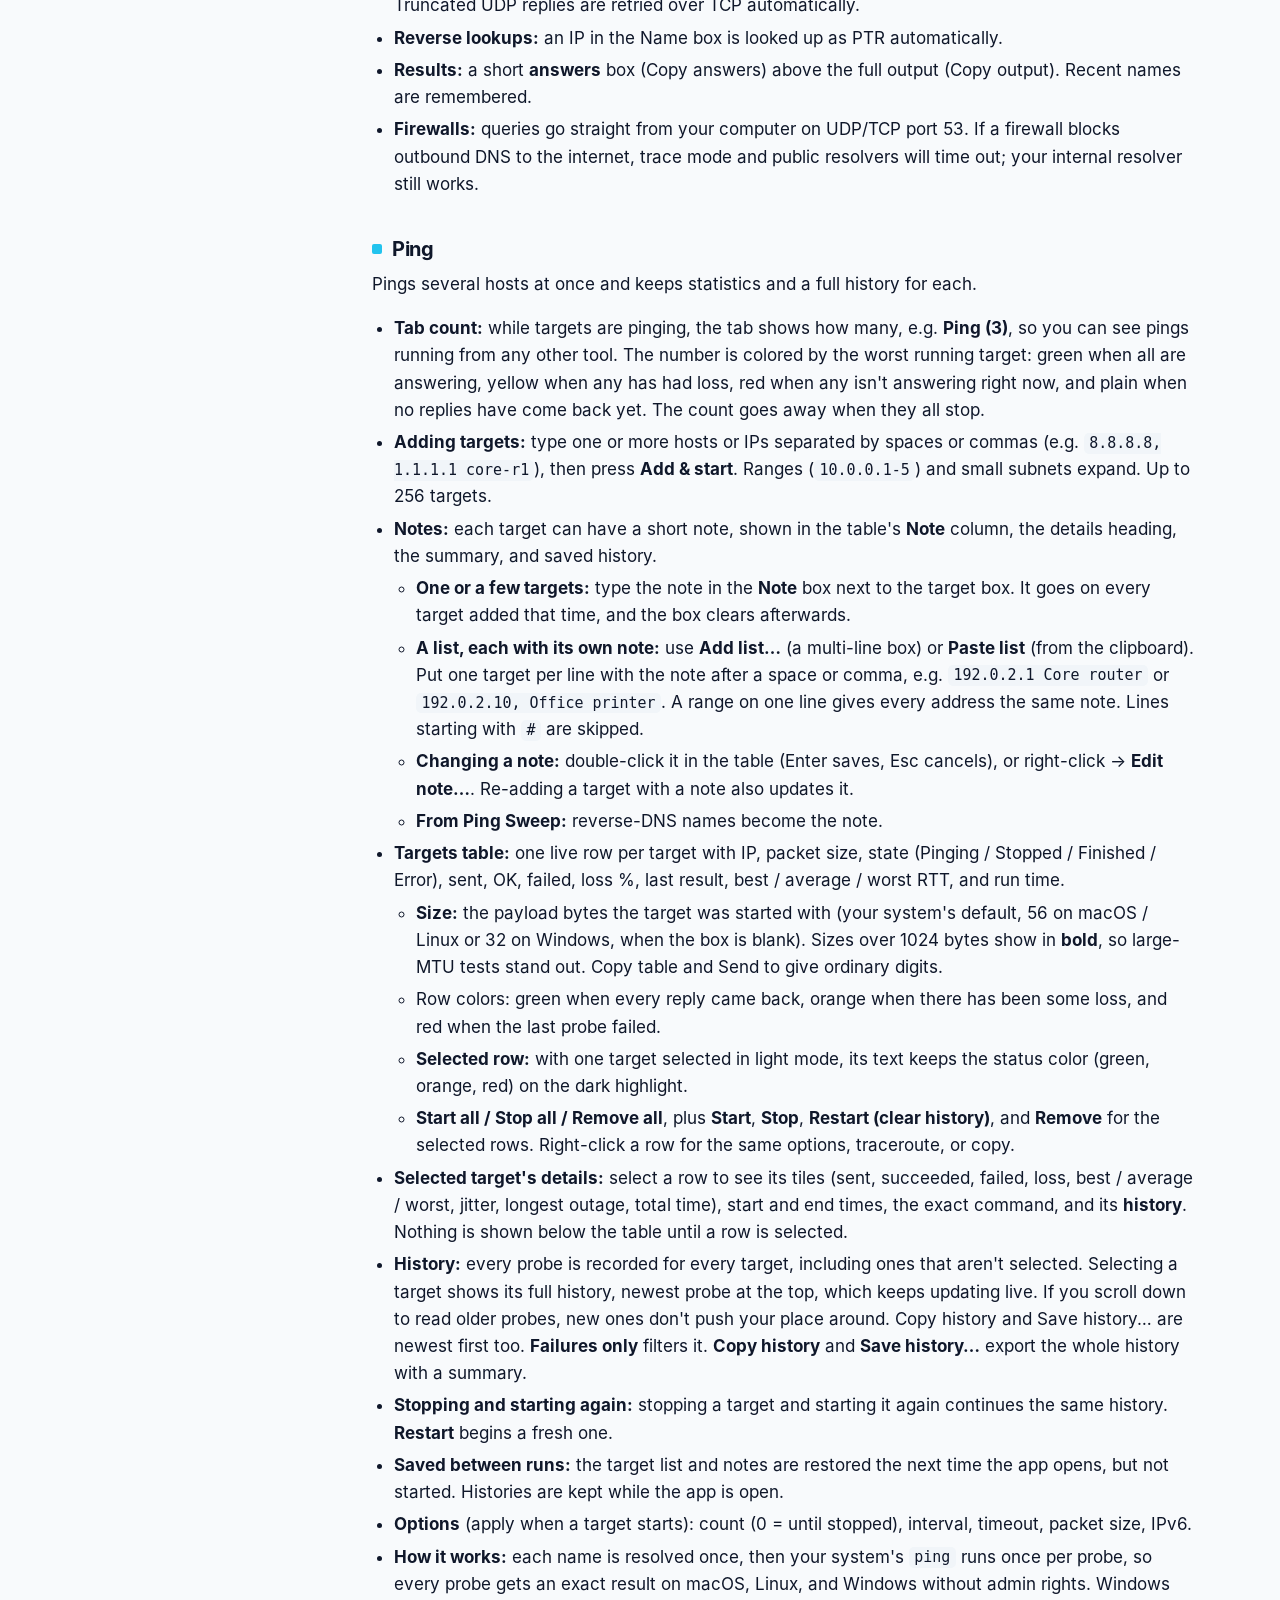
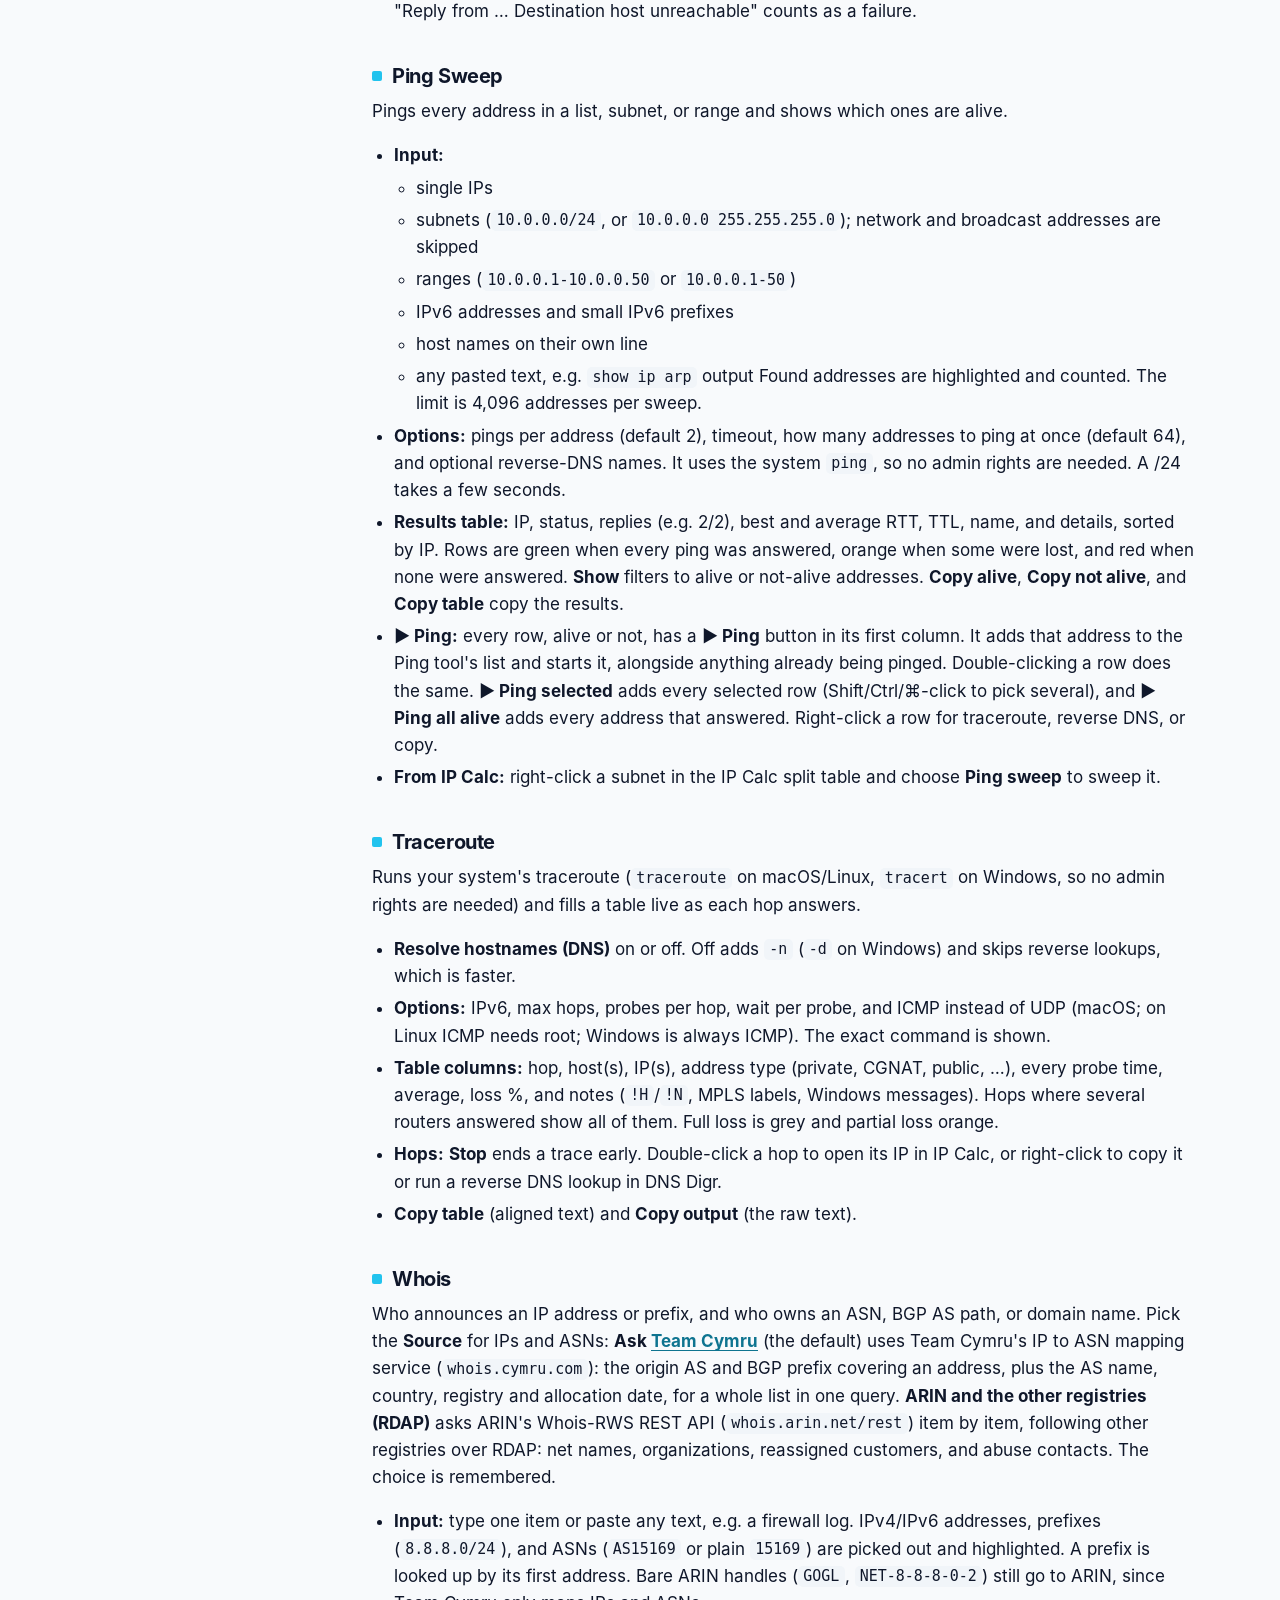
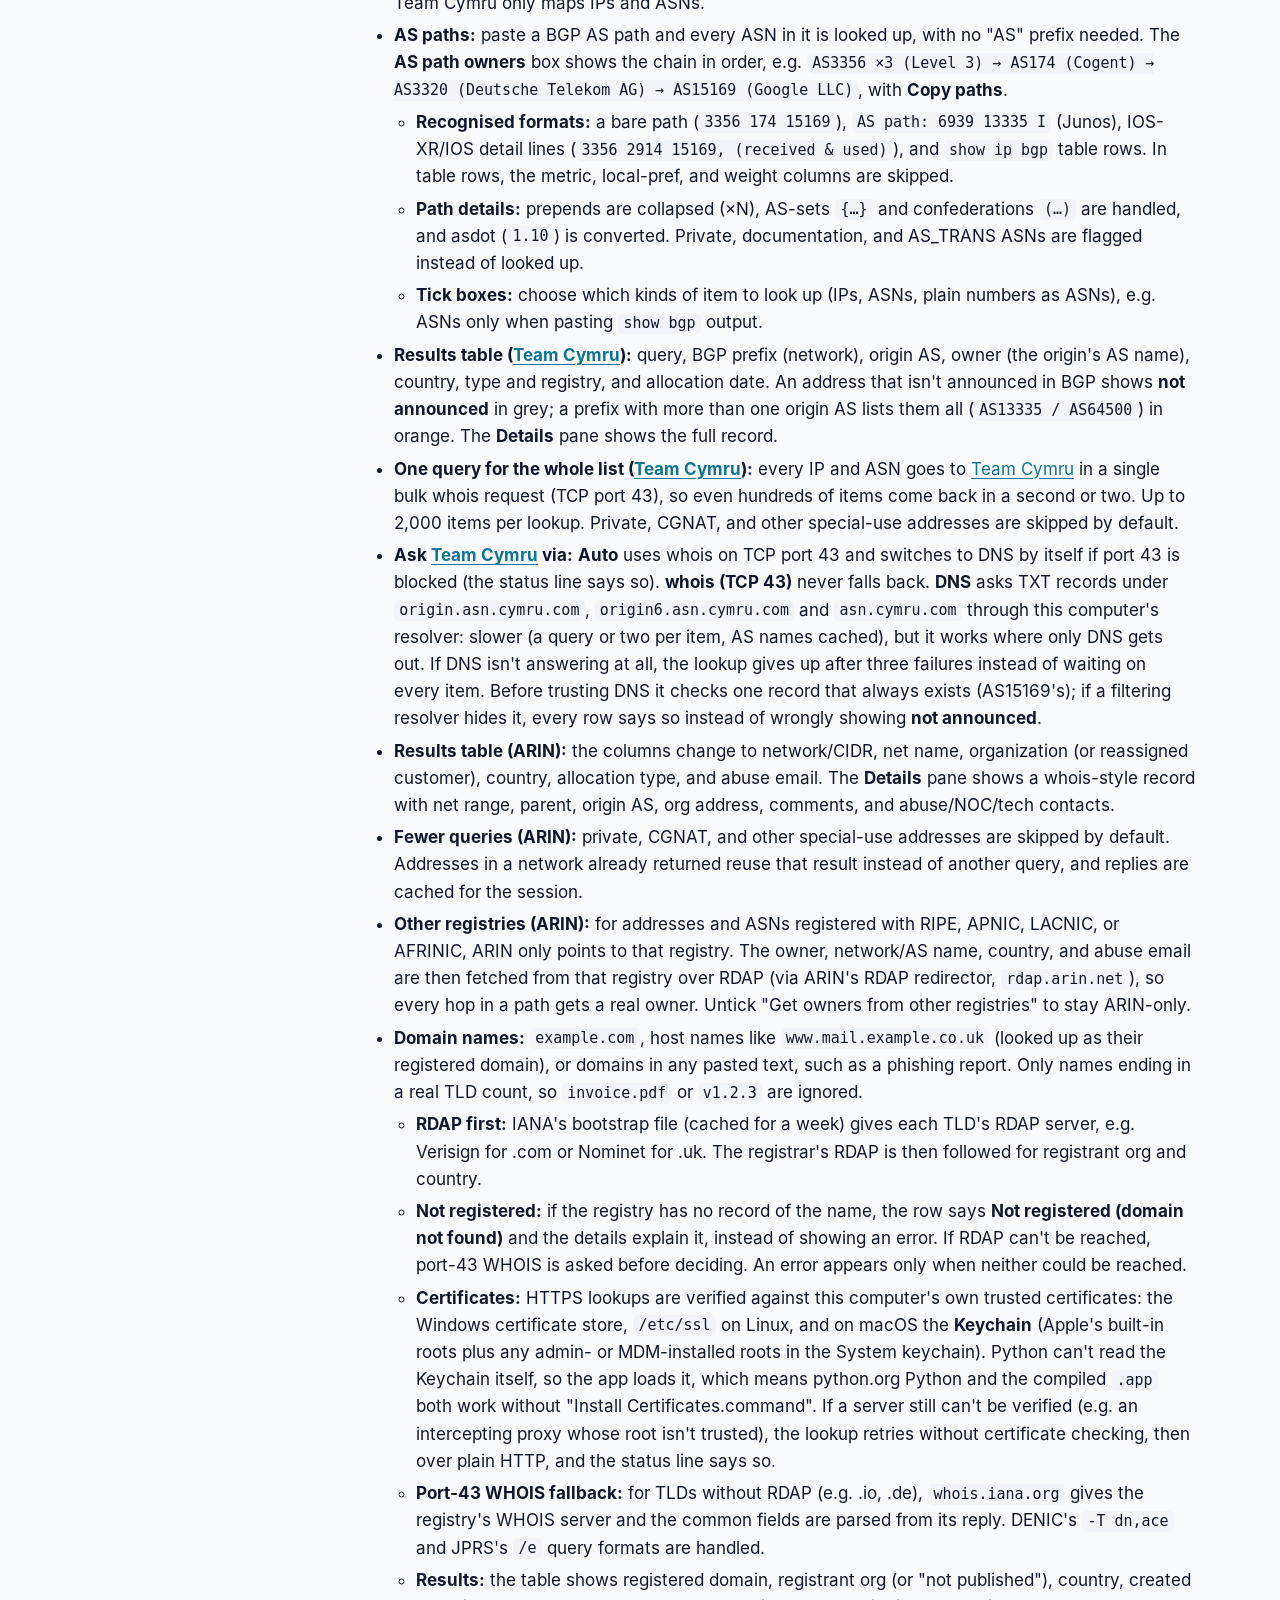
<file: help/index.html>
<!doctype html>
<html lang="en">
<head>
<meta charset="utf-8">
<meta name="viewport" content="width=device-width, initial-scale=1">
<title>Help — Brian’s Tools</title>
<meta name="description" content="The Brian’s Tools user guide: every tool, shortcut, setting, and what the app connects to.">
<link rel="canonical" href="https://brianstools.net/help/">
<meta name="theme-color" content="#0f172a">
<link rel="icon" href="/favicon.ico" sizes="any">
<link rel="icon" href="/favicon.svg" type="image/svg+xml">
<link rel="apple-touch-icon" href="/apple-touch-icon.png">
<link rel="manifest" href="/site.webmanifest">
<meta property="og:type" content="website">
<meta property="og:site_name" content="Brian’s Tools">
<meta property="og:title" content="Help — Brian’s Tools">
<meta property="og:description" content="The Brian’s Tools user guide: every tool, shortcut, setting, and what the app connects to.">
<meta property="og:url" content="https://brianstools.net/help/">
<meta property="og:image" content="https://brianstools.net/assets/brand/og-image.png">
<meta name="twitter:card" content="summary_large_image">
<link rel="preload" href="/assets/fonts/Inter-ExtraBold.woff2" as="font" type="font/woff2" crossorigin>
<link rel="stylesheet" href="/assets/css/site.css">
</head>
<body>
<a class="skip" href="#main">Skip to content</a>
<header class="site-header">
  <div class="wrap bar">
    <a class="brand" href="/" aria-label="Brian’s Tools home"><img src="/assets/brand/logo-reversed.svg" alt="Brian’s Tools" width="190" height="42"></a>
    <button class="menu-btn" aria-expanded="false" aria-controls="nav">Menu</button>
    <nav id="nav" class="nav"><a href="/">Home</a><a href="/help/" aria-current="page">Help</a><a href="/changelog.html">Changelog</a><a href="/details.html">Details</a><a href="/#download">Download</a><a href="/contact.html">Contact</a><a class="gh" href="https://github.com/briandean/brianstools" rel="noopener"><svg viewBox="0 0 16 16" width="18" height="18" aria-hidden="true"><path fill="currentColor" d="M8 0C3.58 0 0 3.58 0 8c0 3.54 2.29 6.53 5.47 7.59.4.07.55-.17.55-.38 0-.19-.01-.82-.01-1.49-2.01.37-2.53-.49-2.69-.94-.09-.23-.48-.94-.82-1.13-.28-.15-.68-.52-.01-.53.63-.01 1.08.58 1.23.82.72 1.21 1.87.87 2.33.66.07-.52.28-.87.51-1.07-1.78-.2-3.64-.89-3.64-3.95 0-.87.31-1.59.82-2.15-.08-.2-.36-1.02.08-2.12 0 0 .67-.21 2.2.82.64-.18 1.32-.27 2-.27.68 0 1.36.09 2 .27 1.53-1.04 2.2-.82 2.2-.82.44 1.1.16 1.92.08 2.12.51.56.82 1.27.82 2.15 0 3.07-1.87 3.75-3.65 3.95.29.25.54.73.54 1.48 0 1.07-.01 1.93-.01 2.2 0 .21.15.46.55.38A8.013 8.013 0 0016 8c0-4.42-3.58-8-8-8z"/></svg><span>GitHub</span></a></nav>
  </div>
</header>
<main id="main">

<section class="page-head"><div class="wrap">
  <p class="eyebrow">Help</p>
  <h1>Brian’s Tools Help</h1>
  <div class="lede"><p>Brian's Tools is a desktop <strong>Network Toolbox</strong> for network engineers and admins. It puts the calculators, lookups and test tools you reach for every day in one window, on Windows, macOS and Linux.</p></div>
  <p class="ver-chip">Version 0.2026.1012.2 · released October 12, 2026</p>
  <p class="cta"><a class="btn btn-primary" href="/#download">Download</a> <a class="btn btn-ghost" href="/details.html">Technical details</a></p>
</div></section>
<div class="wrap doc-layout">
  <aside class="doc-toc" aria-label="On this page"><p class="toc-title">On this page</p><ul class="toc"><li><a href="#getting-started">Getting started</a></li><li><a href="#working-in-the-app">Working in the app</a><ul><li><a href="#the-home-tab">The Home tab</a></li><li><a href="#tabs-favorites-and-the-tools-menu">Tabs, favorites and the Tools menu</a></li><li><a href="#right-click-menu-and-send-to">Right-click menu and Send to</a></li><li><a href="#copying-tables">Copying tables</a></li><li><a href="#scrolling">Scrolling</a></li><li><a href="#resizing-text-boxes-and-tables">Resizing text boxes and tables</a></li><li><a href="#appearance-light-and-dark">Appearance (light and dark)</a></li><li><a href="#fonts-and-text-size">Fonts and text size</a></li><li><a href="#settings-and-saved-data">Settings and saved data</a></li></ul></li><li><a href="#ip-tools">IP tools</a><ul><li><a href="#ip-calc">IP Calc</a></li><li><a href="#ip-summarize">IP Summarize</a></li><li><a href="#bits-bytes">Bits & Bytes</a></li><li><a href="#bandwidth-cost">Bandwidth Cost</a></li></ul></li><li><a href="#time-tools">Time tools</a><ul><li><a href="#time-zones">Time Zones</a></li><li><a href="#time-calc">Time Calc</a></li></ul></li><li><a href="#mac-tools">MAC tools</a><ul><li><a href="#mac-format">MAC Format</a></li><li><a href="#mac-lookup">MAC Lookup</a></li></ul></li><li><a href="#network-tools">Network tools</a><ul><li><a href="#dns-digr">DNS Digr</a></li><li><a href="#ping">Ping</a></li><li><a href="#ping-sweep">Ping Sweep</a></li><li><a href="#traceroute">Traceroute</a></li><li><a href="#whois">Whois</a></li><li><a href="#route-table">Route Table</a></li><li><a href="#irr-rpki">IRR / RPKI</a></li><li><a href="#peeringdb">PeeringDB</a></li></ul></li><li><a href="#text-and-log-tools">Text and log tools</a><ul><li><a href="#compare">Compare</a></li><li><a href="#log-times">Log Times</a></li></ul></li><li><a href="#keyboard-shortcuts">Keyboard shortcuts</a></li><li><a href="#network-use-and-privacy">Network use and privacy</a></li><li><a href="#troubleshooting">Troubleshooting</a></li><li><a href="#about">About</a></li></ul></aside>
  <article class="doc help">
<h2 id="getting-started">Getting started</h2>
<ul>
<li><strong>Open a tool:</strong> pick it from <strong>☰ Tools</strong> (top left) or click its name on the <strong>Home</strong> tab. Every tool you open gets its own tab, which stays open until you close it.</li>
<li><strong>Favorites:</strong> tools marked ★ are favorites. They open as tabs every time the app starts. Use the ★ button next to the Tools menu, the stars on the Home tab, or right-click a tab.</li>
<li><strong>Close a tab:</strong> hover over it and click the <strong>×</strong>, press ⌘W (macOS) or Ctrl+W, or middle-click it.</li>
<li><strong>Right-click anything:</strong> text boxes, result fields and table cells all have Copy / Paste and <strong>Send to</strong>, which takes what you clicked into another tool and runs it there.</li>
<li><strong>Help any time:</strong> <strong>☰ Tools → Brian's Tools Help</strong> (or F1, or the Help link on Home) opens this guide. <strong>☰ Tools → About Brian's Tools</strong> shows the version.</li>
</ul>
<h2 id="working-in-the-app">Working in the app</h2>
<h3 id="the-home-tab">The Home tab</h3>
<p>The start page. It lists every tool by group (IP, Time, MAC, Network, Text &amp; logs) with a short description. Click a tool's name to open it in a tab, or click its ☆/★ to add or remove it from the favorites that open at launch. A new install opens on Home. Existing setups get a Home tab at the front once, and the app reopens on the last favorite you used.</p>
<h3 id="tabs-favorites-and-the-tools-menu">Tabs, favorites and the Tools menu</h3>
<ul>
<li><strong>☰ Tools</strong> (top left) is a drop-down menu of every tool, grouped by IP, Time, MAC, Network, and Text &amp; logs. Favorites are marked ★.</li>
<li><strong>Tabs stay open:</strong> opening a tool (from the Tools menu, Home, Send to, or a link in another tool) gives it a tab that stays open until you close it.</li>
<li><strong>Closing:</strong> hover a tab to reveal its <strong>×</strong> and click it. You can also middle-click the tab (Windows/Linux), press Ctrl+W (⌘W on macOS), or right-click the tab and choose <strong>Close</strong> or <strong>Close other tabs</strong>. <strong>Tools → Close all tabs that aren't favorites</strong> tidies up. Closing the last tab leaves Home open.</li>
<li><strong>Favorites</strong> are the tabs that open every time the app starts. Toggle the current tool with the ★ button next to the Tools menu, the Tools menu, the star on Home, or by right-clicking a tab.
<ul>
<li><strong>Closing a favorite's tab</strong> only closes it for now. It's back at the next launch.</li>
<li><strong>Un-favoriting a tool</strong> leaves its tab open for now; it just won't open at launch.</li>
<li><strong>Making a tool a favorite</strong> opens its tab right away (if it isn't open already).</li>
<li><strong>Tools → Favorites</strong> lets you tick tools on or off, make every tool a favorite, or clear the list.</li>
</ul>
</li>
<li><strong>Order:</strong> favorite tabs come first, then the other open tabs in the order you opened them. Drag a tab to reorder it within its group, or right-click it and choose <strong>Move left</strong> or <strong>Move right</strong>.</li>
<li><strong>Shortcuts:</strong> Ctrl+1–9 (⌘1–9 on macOS) jumps to the first nine tabs. Ctrl+W (⌘W) closes the current tab.</li>
<li><strong>Saved between runs:</strong> your favorites and their order. The app reopens on the favorite you used last. Other open tabs aren't saved.</li>
</ul>
<h3 id="right-click-menu-and-send-to">Right-click menu and Send to</h3>
<p>Right-click any text box, input field, result value, or table cell in any tool.</p>
<ul>
<li><strong>Editing:</strong> Cut, Copy, Paste, and Select all (Cut and Paste only where you can type).</li>
<li><strong>No selection needed:</strong> with nothing highlighted, the menu uses the IP, MAC, host name, or word under the pointer (<code>10.1.1.1 255.255.255.0</code> is picked up as a pair).</li>
<li><strong>Send “…” to ▸</strong> lists every tool. Choosing one puts the text into that tool, switches to it, and runs it:
<ul>
<li><strong>IP Calc</strong> takes the first subnet or address (<code>ip address 10.1.2.3 255.255.255.0</code> → that subnet).</li>
<li><strong>IP Summarize, MAC Format, MAC Lookup, Whois, Route Table, and Log Times</strong> take the whole text. Whois starts its lookups.</li>
<li><strong>Bits &amp; Bytes</strong> reads the number and unit (<code>10 Gbps</code>, <code>1.5GB</code>).</li>
<li><strong>Time Zones and Time Calc</strong> take the first date and time, in any format Log Times understands (syslog, ISO, epoch, …).</li>
<li><strong>DNS Digr and Traceroute</strong> take the first IP or host name and run.</li>
<li><strong>Ping</strong> adds and starts every IP or host name. Lines that start with a target keep the rest of the line as the note (<code>192.0.2.1 Core router</code>).</li>
<li><strong>Ping Sweep</strong> loads the list but waits for you to press <strong>Start</strong>.</li>
<li><strong>Compare</strong> asks for the left or right side.</li>
</ul>
</li>
<li><strong>Tables:</strong> right-clicking a cell sends that cell. With several rows selected, it sends that column for all of them (for example, every IP in a sweep result). Tables with their own menu keep it and gain <strong>Send to</strong> at the bottom. Tables without one get Copy cell, Copy row, and Send to.</li>
</ul>
<h3 id="copying-tables">Copying tables</h3>
<p>Every <strong>Copy table</strong>, <strong>Copy selected</strong>, <strong>Copy history</strong>, <strong>Copy row</strong>, and <strong>Copy routes</strong> gives plain text with a header row, a dashed line under it, and columns padded with spaces so everything lines up under its heading in any monospaced font (terminal, ticket, email in a fixed-width font). Number columns are right-aligned. DNS Digr's <strong>Copy answers</strong> and <strong>Copy output</strong> line up the record fields the same way, and the Route Table summary uses aligned tables too. <strong>Save history…</strong> as <code>.tsv</code> still writes tabs for spreadsheets; any other extension gets the aligned layout. Lists (Copy alive, Copy list, and so on) stay one value per line.</p>
<h3 id="scrolling">Scrolling</h3>
<p>When the window is smaller than a page, scrollbars appear on the right and along the bottom. They hide again when everything fits, and tables keep their full column widths instead of being squashed.</p>
<ul>
<li><strong>Mouse wheel / trackpad:</strong> scrolls the page. Shift + wheel, or a sideways trackpad swipe, scrolls it horizontally.</li>
<li><strong>Over a table or text box:</strong> just pointing at it is enough. The wheel scrolls that box (Shift for sideways), the same way on macOS, Windows, and Linux. If everything in the box is already visible, the page scrolls instead.</li>
<li><strong>Tables:</strong> columns keep their width. A table that's wider than its space gets its own scrollbar along the bottom, which appears only when needed, so you scroll the table sideways rather than the whole page. In Whois, columns widen to fit long values (organizations, notes, abuse emails) so nothing is cut off.</li>
<li><strong>Over any scrollbar:</strong> the wheel scrolls whatever that scrollbar controls.</li>
<li><strong>Clean redraws:</strong> text boxes repaint their visible lines every time their view moves, whether by wheel, their own scrollbar, or the keyboard. This stops macOS smearing repeated lines into a box whose bottom runs past the window edge. The scrolled page and tables are also repainted a moment after you stop scrolling.</li>
<li><strong>Any Tk version:</strong> works with the wheel and trackpad on Tk 8.6 and on Tk 8.7 / 9 (for example Homebrew Python on macOS, where trackpads send a different kind of scroll event).</li>
<li><strong>Troubleshooting:</strong> if scrolling misbehaves, start the app from a terminal with <code>BRIANSTOOLS_DEBUG_WHEEL=1 python3 brianstools.py</code>. Each wheel or trackpad event is printed with the widget under the pointer.</li>
</ul>
<h3 id="resizing-text-boxes-and-tables">Resizing text boxes and tables</h3>
<p>Every text box and table in the tools has a small grip bar centered under it. Drag the grip up or down to make that box shorter or taller.</p>
<ul>
<li><strong>Snaps to whole lines and rows,</strong> so nothing is cut in half. The smallest size is two lines or rows.</li>
<li><strong>Keeps its size:</strong> a box you've sized stays that height instead of stretching to fill the window, and a box taller than the window makes the page scroll.</li>
<li><strong>Remembered:</strong> heights are saved between launches, counted in lines and rows so they follow your text size.</li>
<li><strong>Back to automatic:</strong> double-click the grip.</li>
<li><strong>Compare side by side:</strong> one grip under the pair sizes both sides together.</li>
<li><strong>Dialogs:</strong> pop-up windows such as Add list… and the settings editor have no grips. Resize the window instead.</li>
</ul>
<h3 id="appearance-light-and-dark">Appearance (light and dark)</h3>
<p><strong>Tools → Appearance</strong> offers <strong>Follow system</strong> (the default), <strong>Light</strong>, or <strong>Dark</strong>. The change applies right away and is remembered.</p>
<ul>
<li><strong>Follow system</strong> checks the macOS / Windows setting every few seconds and switches with it. On Linux it reads the GNOME colour scheme at start-up.</li>
<li><strong>Light:</strong> cool slate-gray pages with white tables and fields.</li>
<li><strong>Dark:</strong> the logo's navy with slate fields and cyan accents.</li>
<li><strong>Selecting text with the mouse</strong> in any text box shows a light cyan background with black text, so it stays readable on top of the app's own highlights.</li>
<li>Both themes use the brand kit colours and look the same on every OS. The macOS title bar follows the choice too.</li>
</ul>
<h3 id="fonts-and-text-size">Fonts and text size</h3>
<p>The app uses each platform's own interface font: SF Pro on macOS, Segoe UI on Windows, and the desktop font on Linux. Addresses, tables, and output use a clean monospace font (SF Mono or Menlo; Cascadia Mono or Consolas; DejaVu Sans Mono). <strong>Tools → Text size</strong> offers Small, Medium (the default, one step below the system size), Large (the system size), and Larger. The change applies right away and is remembered.</p>
<h3 id="settings-and-saved-data">Settings and saved data</h3>
<p>Everything the app remembers between launches is in <code>settings.json</code>. The downloaded <code>oui.txt</code>, the RPKI VRP cache <code>rpki-vrps.json</code>, the domain RDAP list <code>rdap-dns.json</code>, and the Bandwidth Cost comparison <code>costs.json</code> sit in the same folder (your PeeringDB API key, if you add one, is in <code>settings.json</code>):</p>
<ul>
<li><strong>macOS:</strong> <code>~/Library/Application Support/BriansTools/</code> (in Finder: ⌘⇧G and paste that path)</li>
<li><strong>Windows:</strong> <code>%APPDATA%\BriansTools\</code></li>
<li><strong>Linux:</strong> <code>~/.config/brianstools/</code></li>
</ul>
<p><strong>Editing settings:</strong> <strong>☰ Tools → Settings</strong> (or ⌘, on macOS, Ctrl+, elsewhere; also <strong>Brian's Tools → Settings…</strong> in the macOS app menu):</p>
<ul>
<li><strong>Edit settings…</strong> opens <code>settings.json</code> in an editor inside the app, showing the current values, including anything on screen that hasn't been saved yet. <strong>Save &amp; restart</strong> checks the JSON (a mistake is highlighted with its line and column) and reopens the window with your changes. <strong>Format</strong> tidies the layout, <strong>Revert</strong> discards your edits, and ⌘S / Ctrl+S saves.</li>
<li><strong>Open settings.json in text editor</strong> saves the current settings and opens the file in your system's text editor (TextEdit on macOS, Notepad on Windows). When you save it there, the app notices and offers to restart with your changes. If you decline, the app's own settings are written over your edits when it closes.</li>
<li><strong>Show settings folder</strong> opens the folder in Finder or Explorer.</li>
<li><strong>Reset all settings…</strong> clears everything back to defaults after asking. Your oui.txt is kept.</li>
</ul>
<p><code>settings.json</code> holds your favorites and their order, the last favorite you used, appearance, text size, window size, each tool's inputs and options, ping targets with their notes, and the oui.txt location. It's written when the app closes, so edit it by hand only while the app is closed. Deleting it resets everything to defaults.</p>
<h2 id="ip-tools">IP tools</h2>
<h3 id="ip-calc">IP Calc</h3>
<p>One input box that detects IPv4 vs IPv6.</p>
<ul>
<li>IPv4 input: <code>10.1.2.3/24</code>, <code>10.1.2.3 255.255.255.0</code>, <code>10.1.2.3/255.255.255.0</code>, wildcard <code>10.1.2.3 0.0.0.255</code>, or a bare IP (/32).</li>
<li>IPv4 output: network, netmask, wildcard, broadcast, host range, usable hosts (/31 and /32 per RFC 3021), class, address type (RFC 1918, CGNAT 100.64/10, documentation, multicast, …), in-addr.arpa zone, binary, and hex.</li>
<li>IPv6 output: compressed and expanded forms, first/last address, address count, number of /64s, type (GUA, ULA, link-local, NAT64, documentation, …), and the ip6.arpa zone.</li>
<li>Every value is selectable and has a <strong>Copy</strong> button.</li>
<li><strong>Copy as ▾</strong> menu: CIDR, <code>ip address A M</code>, ACL <code>net wildcard</code>, OSPF <code>network … area 0</code>, and range.</li>
<li><strong>Copy Subnet Summary:</strong> copies a plain-text block ready to paste into an email or ticket. The first usable address is the gateway, and the usable range is what's left for the customer. For example:<pre><code>Network:      203.0.113.8/29
Gateway:      203.0.113.9
Usable range: 203.0.113.10 - 203.0.113.14  (5 addresses)
Subnet mask:  255.255.255.248
Broadcast:    203.0.113.15
</code></pre>
For /31 (and IPv6 /127) the first address is the gateway and the other is the customer's. A /32 has no gateway. IPv6 shows the prefix length instead of a mask and has no broadcast.</li>
<li><strong>Multicast addresses:</strong> typing a multicast IP (e.g. <code>224.0.0.10</code> or <code>ff02::5</code>) adds the protocol name (EIGRP, OSPFv3, …), its scope (e.g. link-local, not forwarded), and the Ethernet MAC it maps to.</li>
<li><strong>Split:</strong> pick a longer prefix to list the subnets (the first 4,096 for IPv4, 2,048 for IPv6). <strong>Copy list</strong> copies them.
<ul>
<li><strong>Double-click</strong> a subnet, select it and press <strong>Return</strong>, or right-click → <strong>Open</strong> to load it into IP Calc.</li>
<li><strong>‹ Back</strong> (Ctrl+[ or ⌘[) returns to the previous block.</li>
</ul>
</li>
</ul>
<h3 id="ip-summarize">IP Summarize</h3>
<p>Paste prefixes, <code>ip mask</code> pairs, or ranges (<code>a - b</code>) to get the minimal aggregate, a covering supernet, and how much extra space that supernet includes. Double-click a result to open it in IP Calc.</p>
<h3 id="bits-bytes">Bits &amp; Bytes</h3>
<p>Enter an amount and a unit (default <strong>bits</strong>) to see it in bits, bytes, and kilo/mega/giga/tera/peta bits and bytes. <strong>Notation Type</strong> switches between &quot;kilo&quot; = 1024 and &quot;kilo&quot; = 1000 (SI). Results are exact, rounded to 17 significant digits.</p>
<h3 id="bandwidth-cost">Bandwidth Cost</h3>
<p>What a circuit really costs per Mbps and Gbps, with a saved table for comparing quotes.</p>
<ul>
<li><strong>Inputs:</strong> a note (vendor, circuit, location), the monthly cost (MRC), any one-time cost (install / NRC) with <strong>Spread over the term</strong> on or off, the term in months or years, and the bandwidth in Mbps, Gbps or Tbps. <strong>Divide by users</strong> adds per-user figures; <strong>Avg. utilization %</strong> is only used for the per-GB figures. Amounts like <code>$1,500</code> and <code>1.5k</code> work.</li>
<li><strong>Results (live as you type):</strong> cost per Mbps per month, per Gbps per month, effective monthly, the first month's bill, per year, and the whole term. With <strong>Spread over the term</strong> on, the one-time cost is divided across the term and included in the monthly and per-Mbps figures. With it off, those figures use the monthly cost only, and the one-time cost shows up in the first month's bill. The whole-term total always includes it. The comparison table's <strong>One-time is</strong> column shows Spread or Up front for each quote. With users ticked, it also shows per user per month, per user over the whole term, and bandwidth per user. It also shows data moved per month at that utilization, and cost per GB and per TB moved. Each figure has a Copy button, and <strong>Copy this quote</strong> copies them all.</li>
<li><strong>Comparison table:</strong> <strong>Add to comparison</strong> adds the quote as a row: note, bandwidth, monthly, one-time, term, effective monthly, total, per Mbps, per Gbps, users, per user per month, per user per term, per GB, and when it was added. The lowest cost per Mbps is green. Click a row to load it into the form, change it, and press <strong>Update selected</strong>. <strong>Remove</strong> (or Delete) and <strong>Clear all</strong> tidy up. Column headings sort.</li>
<li><strong>Per-user costs without a bandwidth</strong> (e.g. a straight capital quote): tick <strong>Divide by users</strong>, leave <strong>Bandwidth</strong> blank, and enter the one-time cost, the monthly cost (or leave it blank / 0), the term, and the number of customers. For example, $50,000 of capital over 5 years for 1,000 customers comes to $0.8333 per customer per month and $50.00 per customer over the term. The per-Mbps and per-GB figures show &quot;no bandwidth entered&quot;. In the comparison table, those quotes leave the bandwidth columns blank. When no quote has a bandwidth, green marks the lowest cost per user instead.</li>
<li><strong>Saved automatically</strong> to <code>costs.json</code> in the settings folder after every change, so the table is there next time.</li>
<li><strong>Copy table</strong> copies the whole comparison as aligned text that pastes cleanly into Notepad or any fixed-width editor.</li>
</ul>
<h2 id="time-tools">Time tools</h2>
<h3 id="time-zones">Time Zones</h3>
<p>Enter a date and time (or click <strong>Now</strong>) and pick the zone it's in. It's converted to every zone in your list, sorted by UTC offset, with the abbreviation (EDT, JST, …), the offset, and a <strong>+1/−1</strong> when the date changes. The Unix epoch of the entered time is shown next to the source time.</p>
<ul>
<li><strong>Picking zones:</strong> search all of the world's zones on the left (e.g. &quot;tokyo&quot;, &quot;europe&quot;) and double-click, or select and <strong>Add →</strong>. <strong>Add all shown</strong> adds every match, or every zone if the search is empty.</li>
<li><strong>Reusing a row:</strong> double-click a result to convert from that zone instead. <strong>Delete</strong> removes a row, and <strong>Copy all</strong> copies the table as aligned text.</li>
<li><strong>Daylight saving:</strong> times that are skipped (spring forward) or that happen twice (fall back) are flagged.</li>
</ul>
<h3 id="time-calc">Time Calc</h3>
<p>Add or subtract years, months, weeks, days, hours, minutes, and seconds from a start date/time.</p>
<ul>
<li><strong>Start:</strong> type the date, use <strong>▦ Pick</strong> for a calendar, or click <strong>Today</strong>. <strong>Now</strong>, <strong>Start of Day</strong>, and <strong>Noon</strong> set the time. Uncheck <strong>Include time of day</strong> for dates only.</li>
<li><strong>Months and years</strong> follow the calendar. If the day doesn't exist in the target month, the last day is used (Jan 31 + 1 month = Feb 28), with a note.</li>
<li><strong>Include only certain weekdays</strong> counts weeks and days only on the days you tick, e.g. 10 business days with <strong>Mon–Fri</strong>.</li>
<li><strong>Repeat</strong> applies the same step N times and lists every date, e.g. every 2 weeks for the next 10 occurrences.</li>
<li><strong>Results:</strong> the result in long form plus the difference from the start, total days and hours, day of year, ISO week, and <strong>Unix epoch</strong>, each with <strong>Copy</strong>. The epoch is shown in seconds and milliseconds for your computer's time zone, plus &quot;if UTC&quot; seconds for treating the time as UTC.</li>
<li><strong>No time zones:</strong> this is plain clock math, with no DST adjustment. Use the Time Zones tab for zone conversions.</li>
</ul>
<h2 id="mac-tools">MAC tools</h2>
<h3 id="mac-format">MAC Format</h3>
<p>Paste a list of MAC addresses, or any text that contains them, such as <code>show mac address-table</code> output. A regex picks out the MACs and ignores everything else, including IPv4/IPv6 addresses and other hex.</p>
<ul>
<li><strong>Input formats:</strong> <code>aabb.ccdd.eeff</code>, <code>aa-bb-cc-dd-ee-ff</code>, <code>aa:bb:cc:dd:ee:ff</code>, <code>aabbccddeeff</code>, and short groups like <code>a:b:c:d:e:f</code>.</li>
<li><strong>Convert to:</strong> 3-dot (<code>aabb.ccdd.eeff</code>), dash (<code>aa-bb-…</code>), or colon (<code>aa:bb:…</code>). <strong>Letters</strong> switches between lower and UPPER case.</li>
<li><strong>Output:</strong> MACs only (one per line, optionally with duplicates removed), or the original lines with each MAC rewritten in place.</li>
<li><strong>Stats:</strong> line count, MACs found, unique MACs, duplicates, and lines with no MAC. Duplicates and skipped lines are listed below the stats.</li>
<li><strong>Highlighting:</strong> in the source box, found MACs are green, duplicates orange, and lines without a MAC grey.</li>
</ul>
<h3 id="mac-lookup">MAC Lookup</h3>
<p>Paste MACs or any text containing them (the same regex as MAC Format). Every unique MAC is listed with its vendor, country, type, details, and how many times it appeared.</p>
<ul>
<li><strong>Vendor database:</strong> the IEEE <strong>oui.txt</strong> list (<a href="https://standards-oui.ieee.org/oui/oui.txt" rel="noopener">https://standards-oui.ieee.org/oui/oui.txt</a>).
<ul>
<li><strong>Download / Update oui.txt:</strong> downloads the latest list into the app's settings folder as <code>oui.txt</code>, next to <code>settings.json</code> (see <strong>Settings and saved data</strong>). Progress shows in the status line, and clicking the button again cancels. The new file only replaces the old one after it has fully downloaded and checked out as the real IEEE list, so a failed download never breaks the copy you have.</li>
<li><strong>Automatic on first use:</strong> if no oui.txt is found, opening the MAC Lookup tab downloads it once automatically.</li>
<li><strong>Moved from Documents:</strong> a copy that an earlier version downloaded into Documents is moved to the settings folder automatically the next time the app starts.</li>
<li><strong>Stale warning:</strong> if the list is more than 90 days old, a note suggests clicking <strong>Update oui.txt</strong>.</li>
<li><strong>Where else it looks:</strong> a file picked with <strong>Choose file…</strong> (remembered), the settings folder, next to the app (the folder with <code>brianstools.py</code>, the <code>.exe</code>, or the <code>.app</code>), and Downloads. <strong>IEEE site</strong> opens the download page in a browser if you need to get it by hand. After replacing a file by hand, click <strong>Reload</strong>.</li>
<li><strong>Smaller blocks:</strong> if <code>mam.txt</code>, <code>oui36.txt</code>, or <code>iab.txt</code> from IEEE sit in the same folder, they're loaded too. Blocks smaller than /24 then show the exact company instead of &quot;IEEE Registration Authority&quot;.</li>
<li><strong>Other formats:</strong> Wireshark's <code>manuf</code> file also works.</li>
</ul>
</li>
<li><strong>Special addresses</strong> (identified even without oui.txt):
<ul>
<li><strong>HSRP:</strong> HSRPv1 <code>0000.0c07.acXX</code>, HSRPv2 <code>0000.0c9f.fXXX</code>, and HSRP for IPv6 <code>0005.73a0.0XXX</code>, with the group number.</li>
<li><strong>VRRP:</strong> IPv4 <code>0000.5e00.01XX</code> and IPv6 <code>0000.5e00.02XX</code>, with the VRID.</li>
<li><strong>GLBP:</strong> <code>0007.b4XX.XXYY</code>, with the group and forwarder.</li>
<li><strong>Broadcast.</strong></li>
<li><strong>IPv4 multicast</strong> <code>01:00:5e…</code>, mapped to its group and named when well known.</li>
<li><strong>IPv6 multicast</strong> <code>33:33…</code>, mapped to its group (including solicited-node) and named when well known.</li>
<li><strong>Routing and redundancy protocols named:</strong>
<ul>
<li>OSPF AllSPFRouters / AllDRouters (224.0.0.5/6, ff02::5/6)</li>
<li>RIPv2 / RIPng (224.0.0.9, ff02::9)</li>
<li>EIGRP (224.0.0.10, ff02::a)</li>
<li>PIM (224.0.0.13, ff02::d)</li>
<li>VRRP (224.0.0.18, ff02::12)</li>
<li>HSRPv1 / HSRPv2 / GLBP / HSRP for IPv6 (224.0.0.2, 224.0.0.102, ff02::66)</li>
<li>IS-IS over IP (224.0.0.19–21)</li>
<li>IGMPv3, MLDv2, DVMRP, RSVP, MRD, Cisco Auto-RP, NTP, PTP, mDNS, LLMNR, SSDP, DHCP/DHCPv6</li>
</ul>
</li>
<li><strong>Well-known Layer 2 protocols:</strong> STP/BPDU, PVST+, LACP/slow protocols, 802.1X, LLDP, CDP/VTP/DTP/UDLD, IS-IS (AllL1ISs, AllL2ISs, AllISs, AllESs), CFM levels, PTP.</li>
<li><strong>Locally administered</strong> (virtual or randomized) MACs.</li>
</ul>
</li>
<li><strong>Results table:</strong> <strong>Filter results</strong> narrows the table, column headings sort it, and the <strong>Selected</strong> box shows the vendor's full address and prefix. <strong>Copy table</strong> copies the table as aligned text (see <strong>Copying tables</strong>).</li>
</ul>
<h2 id="network-tools">Network tools</h2>
<h3 id="dns-digr">DNS Digr</h3>
<p>Dig-style DNS lookups, with output formatted like <code>dig</code>. Digr is the app's own built-in DNS client, not ISC <code>dig</code>.</p>
<ul>
<li><strong>Nothing to install:</strong> the DNS client is built in (pure Python), so <code>dig</code>/BIND doesn't need to be installed. It works the same on Windows, macOS, and Linux, including the standalone <code>.exe</code> / <code>.app</code>.</li>
<li><strong>System resolvers:</strong> the Server list includes this computer's own DNS servers. On macOS and Linux these come from <code>/etc/resolv.conf</code>. On Windows they come from the active network adapters' settings in the registry, static servers first, then DHCP.</li>
<li><strong>Server:</strong> pick a public resolver (Google, Cloudflare, Quad9, OpenDNS), your system resolver (macOS/Linux), or a root server, or type any IP or hostname.</li>
<li><strong>Trace from root (default):</strong> resolves step by step like <code>dig +trace</code>, starting at a random root-hints server or one you choose (a–m). Each referral (root → TLD → authoritative) is shown, and glue-less name servers and CNAME chains are followed.</li>
<li><strong>Record types:</strong> A, AAAA, MX, NS, TXT, SOA, CNAME, PTR, SRV, CAA, NAPTR, DS, DNSKEY, RRSIG, NSEC, TLSA, SSHFP, HTTPS/SVCB, ANY. Class IN or CH (e.g. <code>version.bind</code> / <code>hostname.bind</code> with CH TXT).</li>
<li><strong>Options:</strong> TCP, recursion desired (RD), DNSSEC (DO bit), trace over IPv6, port, and timeout. Truncated UDP replies are retried over TCP automatically.</li>
<li><strong>Reverse lookups:</strong> an IP in the Name box is looked up as PTR automatically.</li>
<li><strong>Results:</strong> a short <strong>answers</strong> box (Copy answers) above the full output (Copy output). Recent names are remembered.</li>
<li><strong>Firewalls:</strong> queries go straight from your computer on UDP/TCP port 53. If a firewall blocks outbound DNS to the internet, trace mode and public resolvers will time out; your internal resolver still works.</li>
</ul>
<h3 id="ping">Ping</h3>
<p>Pings several hosts at once and keeps statistics and a full history for each.</p>
<ul>
<li><strong>Tab count:</strong> while targets are pinging, the tab shows how many, e.g. <strong>Ping (3)</strong>, so you can see pings running from any other tool. The number is colored by the worst running target: green when all are answering, yellow when any has had loss, red when any isn't answering right now, and plain when no replies have come back yet. The count goes away when they all stop.</li>
<li><strong>Adding targets:</strong> type one or more hosts or IPs separated by spaces or commas (e.g. <code>8.8.8.8, 1.1.1.1 core-r1</code>), then press <strong>Add &amp; start</strong>. Ranges (<code>10.0.0.1-5</code>) and small subnets expand. Up to 256 targets.</li>
<li><strong>Notes:</strong> each target can have a short note, shown in the table's <strong>Note</strong> column, the details heading, the summary, and saved history.
<ul>
<li><strong>One or a few targets:</strong> type the note in the <strong>Note</strong> box next to the target box. It goes on every target added that time, and the box clears afterwards.</li>
<li><strong>A list, each with its own note:</strong> use <strong>Add list…</strong> (a multi-line box) or <strong>Paste list</strong> (from the clipboard). Put one target per line with the note after a space or comma, e.g. <code>192.0.2.1 Core router</code> or <code>192.0.2.10, Office printer</code>. A range on one line gives every address the same note. Lines starting with <code>#</code> are skipped.</li>
<li><strong>Changing a note:</strong> double-click it in the table (Enter saves, Esc cancels), or right-click → <strong>Edit note…</strong>. Re-adding a target with a note also updates it.</li>
<li><strong>From Ping Sweep:</strong> reverse-DNS names become the note.</li>
</ul>
</li>
<li><strong>Targets table:</strong> one live row per target with IP, packet size, state (Pinging / Stopped / Finished / Error), sent, OK, failed, loss %, last result, best / average / worst RTT, and run time.
<ul>
<li><strong>Size:</strong> the payload bytes the target was started with (your system's default, 56 on macOS / Linux or 32 on Windows, when the box is blank). Sizes over 1024 bytes show in <strong>bold</strong>, so large-MTU tests stand out. Copy table and Send to give ordinary digits.</li>
<li>Row colors: green when every reply came back, orange when there has been some loss, and red when the last probe failed.</li>
<li><strong>Selected row:</strong> with one target selected in light mode, its text keeps the status color (green, orange, red) on the dark highlight.</li>
<li><strong>Start all / Stop all / Remove all</strong>, plus <strong>Start</strong>, <strong>Stop</strong>, <strong>Restart (clear history)</strong>, and <strong>Remove</strong> for the selected rows. Right-click a row for the same options, traceroute, or copy.</li>
</ul>
</li>
<li><strong>Selected target's details:</strong> select a row to see its tiles (sent, succeeded, failed, loss, best / average / worst, jitter, longest outage, total time), start and end times, the exact command, and its <strong>history</strong>. Nothing is shown below the table until a row is selected.</li>
<li><strong>History:</strong> every probe is recorded for every target, including ones that aren't selected. Selecting a target shows its full history, newest probe at the top, which keeps updating live. If you scroll down to read older probes, new ones don't push your place around. Copy history and Save history… are newest first too. <strong>Failures only</strong> filters it. <strong>Copy history</strong> and <strong>Save history…</strong> export the whole history with a summary.</li>
<li><strong>Stopping and starting again:</strong> stopping a target and starting it again continues the same history. <strong>Restart</strong> begins a fresh one.</li>
<li><strong>Saved between runs:</strong> the target list and notes are restored the next time the app opens, but not started. Histories are kept while the app is open.</li>
<li><strong>Options</strong> (apply when a target starts): count (0 = until stopped), interval, timeout, packet size, IPv6.</li>
<li><strong>How it works:</strong> each name is resolved once, then your system's <code>ping</code> runs once per probe, so every probe gets an exact result on macOS, Linux, and Windows without admin rights. Windows &quot;Reply from … Destination host unreachable&quot; counts as a failure.</li>
</ul>
<h3 id="ping-sweep">Ping Sweep</h3>
<p>Pings every address in a list, subnet, or range and shows which ones are alive.</p>
<ul>
<li><strong>Input:</strong>
<ul>
<li>single IPs</li>
<li>subnets (<code>10.0.0.0/24</code>, or <code>10.0.0.0 255.255.255.0</code>); network and broadcast addresses are skipped</li>
<li>ranges (<code>10.0.0.1-10.0.0.50</code> or <code>10.0.0.1-50</code>)</li>
<li>IPv6 addresses and small IPv6 prefixes</li>
<li>host names on their own line</li>
<li>any pasted text, e.g. <code>show ip arp</code> output
Found addresses are highlighted and counted. The limit is 4,096 addresses per sweep.</li>
</ul>
</li>
<li><strong>Options:</strong> pings per address (default 2), timeout, how many addresses to ping at once (default 64), and optional reverse-DNS names. It uses the system <code>ping</code>, so no admin rights are needed. A /24 takes a few seconds.</li>
<li><strong>Results table:</strong> IP, status, replies (e.g. 2/2), best and average RTT, TTL, name, and details, sorted by IP. Rows are green when every ping was answered, orange when some were lost, and red when none were answered. <strong>Show</strong> filters to alive or not-alive addresses. <strong>Copy alive</strong>, <strong>Copy not alive</strong>, and <strong>Copy table</strong> copy the results.</li>
<li><strong>▶ Ping:</strong> every row, alive or not, has a <strong>▶ Ping</strong> button in its first column. It adds that address to the Ping tool's list and starts it, alongside anything already being pinged. Double-clicking a row does the same. <strong>▶ Ping selected</strong> adds every selected row (Shift/Ctrl/⌘-click to pick several), and <strong>▶ Ping all alive</strong> adds every address that answered. Right-click a row for traceroute, reverse DNS, or copy.</li>
<li><strong>From IP Calc:</strong> right-click a subnet in the IP Calc split table and choose <strong>Ping sweep</strong> to sweep it.</li>
</ul>
<h3 id="traceroute">Traceroute</h3>
<p>Runs your system's traceroute (<code>traceroute</code> on macOS/Linux, <code>tracert</code> on Windows, so no admin rights are needed) and fills a table live as each hop answers.</p>
<ul>
<li><strong>Resolve hostnames (DNS)</strong> on or off. Off adds <code>-n</code> (<code>-d</code> on Windows) and skips reverse lookups, which is faster.</li>
<li><strong>Options:</strong> IPv6, max hops, probes per hop, wait per probe, and ICMP instead of UDP (macOS; on Linux ICMP needs root; Windows is always ICMP). The exact command is shown.</li>
<li><strong>Table columns:</strong> hop, host(s), IP(s), address type (private, CGNAT, public, …), every probe time, average, loss %, and notes (<code>!H</code>/<code>!N</code>, MPLS labels, Windows messages). Hops where several routers answered show all of them. Full loss is grey and partial loss orange.</li>
<li><strong>Hops:</strong> <strong>Stop</strong> ends a trace early. Double-click a hop to open its IP in IP Calc, or right-click to copy it or run a reverse DNS lookup in DNS Digr.</li>
<li><strong>Copy table</strong> (aligned text) and <strong>Copy output</strong> (the raw text).</li>
</ul>
<h3 id="whois">Whois</h3>
<p>Who announces an IP address or prefix, and who owns an ASN, BGP AS path, or domain name. Pick the <strong>Source</strong> for IPs and ASNs: <strong>Ask <a href="https://www.team-cymru.com" rel="noopener">Team Cymru</a></strong> (the default) uses Team Cymru's IP to ASN mapping service (<code>whois.cymru.com</code>): the origin AS and BGP prefix covering an address, plus the AS name, country, registry and allocation date, for a whole list in one query. <strong>ARIN and the other registries (RDAP)</strong> asks ARIN's Whois-RWS REST API (<code>whois.arin.net/rest</code>) item by item, following other registries over RDAP: net names, organizations, reassigned customers, and abuse contacts. The choice is remembered.</p>
<ul>
<li><strong>Input:</strong> type one item or paste any text, e.g. a firewall log. IPv4/IPv6 addresses, prefixes (<code>8.8.8.0/24</code>), and ASNs (<code>AS15169</code> or plain <code>15169</code>) are picked out and highlighted. A prefix is looked up by its first address. Bare ARIN handles (<code>GOGL</code>, <code>NET-8-8-8-0-2</code>) still go to ARIN, since Team Cymru only maps IPs and ASNs.</li>
<li><strong>AS paths:</strong> paste a BGP AS path and every ASN in it is looked up, with no &quot;AS&quot; prefix needed. The <strong>AS path owners</strong> box shows the chain in order, e.g. <code>AS3356 ×3 (Level 3) → AS174 (Cogent) → AS3320 (Deutsche Telekom AG) → AS15169 (Google LLC)</code>, with <strong>Copy paths</strong>.
<ul>
<li><strong>Recognised formats:</strong> a bare path (<code>3356 174 15169</code>), <code>AS path: 6939 13335 I</code> (Junos), IOS-XR/IOS detail lines (<code>3356 2914 15169, (received &amp; used)</code>), and <code>show ip bgp</code> table rows. In table rows, the metric, local-pref, and weight columns are skipped.</li>
<li><strong>Path details:</strong> prepends are collapsed (×N), AS-sets <code>{…}</code> and confederations <code>(…)</code> are handled, and asdot (<code>1.10</code>) is converted. Private, documentation, and AS_TRANS ASNs are flagged instead of looked up.</li>
<li><strong>Tick boxes:</strong> choose which kinds of item to look up (IPs, ASNs, plain numbers as ASNs), e.g. ASNs only when pasting <code>show bgp</code> output.</li>
</ul>
</li>
<li><strong>Results table (<a href="https://www.team-cymru.com" rel="noopener">Team Cymru</a>):</strong> query, BGP prefix (network), origin AS, owner (the origin's AS name), country, type and registry, and allocation date. An address that isn't announced in BGP shows <strong>not announced</strong> in grey; a prefix with more than one origin AS lists them all (<code>AS13335 / AS64500</code>) in orange. The <strong>Details</strong> pane shows the full record.</li>
<li><strong>One query for the whole list (<a href="https://www.team-cymru.com" rel="noopener">Team Cymru</a>):</strong> every IP and ASN goes to <a href="https://www.team-cymru.com" rel="noopener">Team Cymru</a> in a single bulk whois request (TCP port 43), so even hundreds of items come back in a second or two. Up to 2,000 items per lookup. Private, CGNAT, and other special-use addresses are skipped by default.</li>
<li><strong>Ask <a href="https://www.team-cymru.com" rel="noopener">Team Cymru</a> via:</strong> <strong>Auto</strong> uses whois on TCP port 43 and switches to DNS by itself if port 43 is blocked (the status line says so). <strong>whois (TCP 43)</strong> never falls back. <strong>DNS</strong> asks TXT records under <code>origin.asn.cymru.com</code>, <code>origin6.asn.cymru.com</code> and <code>asn.cymru.com</code> through this computer's resolver: slower (a query or two per item, AS names cached), but it works where only DNS gets out. If DNS isn't answering at all, the lookup gives up after three failures instead of waiting on every item. Before trusting DNS it checks one record that always exists (AS15169's); if a filtering resolver hides it, every row says so instead of wrongly showing <strong>not announced</strong>.</li>
<li><strong>Results table (ARIN):</strong> the columns change to network/CIDR, net name, organization (or reassigned customer), country, allocation type, and abuse email. The <strong>Details</strong> pane shows a whois-style record with net range, parent, origin AS, org address, comments, and abuse/NOC/tech contacts.</li>
<li><strong>Fewer queries (ARIN):</strong> private, CGNAT, and other special-use addresses are skipped by default. Addresses in a network already returned reuse that result instead of another query, and replies are cached for the session.</li>
<li><strong>Other registries (ARIN):</strong> for addresses and ASNs registered with RIPE, APNIC, LACNIC, or AFRINIC, ARIN only points to that registry. The owner, network/AS name, country, and abuse email are then fetched from that registry over RDAP (via ARIN's RDAP redirector, <code>rdap.arin.net</code>), so every hop in a path gets a real owner. Untick &quot;Get owners from other registries&quot; to stay ARIN-only.</li>
<li><strong>Domain names:</strong> <code>example.com</code>, host names like <code>www.mail.example.co.uk</code> (looked up as their registered domain), or domains in any pasted text, such as a phishing report. Only names ending in a real TLD count, so <code>invoice.pdf</code> or <code>v1.2.3</code> are ignored.
<ul>
<li><strong>RDAP first:</strong> IANA's bootstrap file (cached for a week) gives each TLD's RDAP server, e.g. Verisign for .com or Nominet for .uk. The registrar's RDAP is then followed for registrant org and country.</li>
<li><strong>Not registered:</strong> if the registry has no record of the name, the row says <strong>Not registered (domain not found)</strong> and the details explain it, instead of showing an error. If RDAP can't be reached, port-43 WHOIS is asked before deciding. An error appears only when neither could be reached.</li>
<li><strong>Certificates:</strong> HTTPS lookups are verified against this computer's own trusted certificates: the Windows certificate store, <code>/etc/ssl</code> on Linux, and on macOS the <strong>Keychain</strong> (Apple's built-in roots plus any admin- or MDM-installed roots in the System keychain). Python can't read the Keychain itself, so the app loads it, which means python.org Python and the compiled <code>.app</code> both work without &quot;Install Certificates.command&quot;. If a server still can't be verified (e.g. an intercepting proxy whose root isn't trusted), the lookup retries without certificate checking, then over plain HTTP, and the status line says so.</li>
<li><strong>Port-43 WHOIS fallback:</strong> for TLDs without RDAP (e.g. .io, .de), <code>whois.iana.org</code> gives the registry's WHOIS server and the common fields are parsed from its reply. DENIC's <code>-T dn,ace</code> and JPRS's <code>/e</code> query formats are handled.</li>
<li><strong>Results:</strong> the table shows registered domain, registrant org (or &quot;not published&quot;), country, created date (in the Allocated column), and the registrar and expiry in Notes (with ARIN as the source: registrar, abuse email and expiry in their own columns), with orange highlighting when expiry is under 30 days. Details include created/updated/expires dates, status codes, name servers, DNSSEC, registrar and abuse contacts, the source servers, and the raw WHOIS text when port 43 was used.</li>
<li><strong>Links:</strong> right-click a domain row to dig, ping, or traceroute it. <strong>Open in ICANN Lookup</strong> opens the record on lookup.icann.org.</li>
</ul>
</li>
<li><strong>Right-click a row:</strong> copy the address, then whatever the source gives: origin AS, AS name, and the BGP prefix in IP Calc (Team Cymru), or the abuse email and the network in IP Calc (ARIN). Ping or traceroute an address from here too. The Details button opens the item on <strong>bgp.he.net</strong> (Team Cymru) or <strong>ARIN Search</strong> (ARIN).</li>
<li><strong>About <a href="https://www.team-cymru.com" rel="noopener">Team Cymru</a>'s data:</strong> <a href="https://www.team-cymru.com" rel="noopener">Team Cymru</a> builds the mapping from BGP feeds and the registries' delegation files. Country, registry and allocation date describe the registry allocation that covers the prefix, not the end user. There are no contacts or net names; switch the Source to ARIN and the other registries when you need abuse contacts. See <a href="https://www.team-cymru.com/ip-asn-mapping" rel="noopener">https://www.team-cymru.com/ip-asn-mapping</a>.</li>
<li><strong>Terms of use:</strong> with the ARIN source, data is subject to ARIN's Whois Terms of Use.</li>
</ul>
<h3 id="route-table">Route Table</h3>
<p>Paste or open the output of <code>show ip route</code> / <code>show route</code> and get summary tables. The platform is detected automatically: Cisco IOS / IOS-XE (<code>show ip route</code>, <code>show ipv6 route</code>), IOS-XR (<code>show route</code>), NX-OS (<code>show ip route</code>), Juniper Junos (<code>show route</code>, every table, e.g. inet.0 and inet6.0), or Arista EOS (<code>show ip route</code>).</p>
<ul>
<li><strong>Tiles:</strong> total routes, protocols, distinct next hops, routes changed in the last 5 minutes, unusual metrics, and ECMP routes (more than one next hop).</li>
<li><strong>Routes by protocol:</strong> count and share for each protocol, with sub-types (e.g. OSPF IA / E2, IS-IS L1 / L2, iBGP / eBGP, EIGRP EX).</li>
<li><strong>Routes by interface</strong> and <strong>Next hops:</strong> every next-hop IP and its interface, with how many routes use it and from which protocols. A recursive next hop (BGP, or static via an IP) is shown as &quot;(recursive)&quot;, and the interface table attributes it through the IGP route that reaches it.</li>
<li><strong>Changed in the last 5 minutes:</strong> routes whose age is under 5:00. Arista EOS and IOS IPv6 output don't include ages, and the tab says so.</li>
<li><strong>Unusually high metrics</strong>, judged by the route's protocol:
<ul>
<li><strong>Protocol maximums:</strong> OSPF max-metric (65535+), IS-IS max-metric / overload (16777214+), EIGRP infinity, RIP 15–16, and BGP max-MED.</li>
<li><strong>Statistical outliers:</strong> a metric far above the other routes of the same protocol and sub-type in this table (above Q3 + 3×IQR and at least 4× the median).</li>
</ul>
</li>
<li><strong>All routes:</strong> sortable and searchable, with orange for an unusual metric and green for a recent change.
<ul>
<li><strong>Filtering:</strong> click a protocol, interface, or next hop above to list just its routes. One filter applies at a time. The row you clicked stays highlighted, and a <strong>Filter: … ✕</strong> chip above the list names it.</li>
<li><strong>Turning it off:</strong> click the ✕, press Esc, or click the highlighted row again.</li>
<li><strong>Count:</strong> the heading shows how many routes are listed out of the total (e.g. &quot;showing 9 of 17 routes&quot;). <strong>Find</strong> has its own ✕ to clear the search.</li>
</ul>
</li>
<li><strong>Export:</strong> <strong>Copy summary</strong> copies a plain-text report for a ticket, and each table has its own <strong>Copy</strong>. Large tables (full Internet tables) are read in the background, and the all-routes list shows the first 5,000 matches.</li>
<li>Only active / best routes are counted. Junos non-active alternatives and NX-OS non-best paths are left out, and the tab says how many.</li>
</ul>
<h3 id="irr-rpki">IRR / RPKI</h3>
<p>Builds BGP prefix filters from the IRR, the way bgpq4 does, and checks every route object against RPKI on the way.</p>
<ul>
<li><strong>Query:</strong> one or more ASNs or AS-SETs, e.g. <code>AS65000</code>, <code>AS-EXAMPLE</code>, or <code>AS65000:AS-CUSTOMERS</code>. Route-sets (<code>RS-…</code>) work too, but their prefixes have no origin AS, so they can't be RPKI-checked.</li>
<li><strong>Prefixes:</strong> enter a prefix (<code>192.0.2.0/24</code>) or an address (<code>2001:db8::1</code>) to see the route / route6 objects registered for it, with origin, IRR source database(s), and description. They can be mixed with ASNs in one query. <strong>Prefixes match</strong> picks what's included:
<ul>
<li><strong>Exact and covering (less specific)</strong> (default): the exact prefix plus every object covering it. An address finds the objects that contain it.</li>
<li><strong>Exact and more specific:</strong> the exact prefix plus any registered more-specifics.</li>
<li><strong>Exact only.</strong></li>
<li>Each object is RPKI-checked against its own origin, so stale or conflicting registrations stand out (e.g. an old object with a different origin shows as RPKI invalid). The <strong>Found by</strong> column says how each was found.</li>
</ul>
</li>
<li><strong>IRR server and sources:</strong> <code>whois.radb.net</code> by default (or <code>rr.ntt.net</code>, ARIN's own IRR at <code>rr.arin.net</code>, or your own IRRd as <code>host</code> or <code>host:port</code>). RADb and NTT mirror the ARIN IRR as source <code>ARIN</code>, so <code>ARIN</code> in <strong>Sources</strong> limits a lookup to ARIN's database. <strong>Sources</strong> limits which databases are searched (e.g. <code>RPKI,RIPE,ARIN,APNIC,AFRINIC,LACNIC,RADB</code>). Blank uses the server's default list.</li>
<li><strong>How it queries:</strong> over port 43 with the IRRd commands bgpq4 uses. <code>!i</code> expands the AS-SET recursively, then <code>!g</code> (IPv4) and <code>!6</code> (IPv6) fetch each ASN's route objects. Prefixes use <code>!r</code> (with <code>,L</code> for covering objects or <code>,M</code> for more-specifics). Queries are pipelined, so large sets are quick.</li>
<li><strong>Networks for each ASN from:</strong> a toggle for where each member ASN's prefixes come from:
<ul>
<li><strong>IRR / RPKI records only</strong> (default): the ASN's IRR route objects, plus any ROAs for that ASN in the VRP list (when <strong>Check RPKI</strong> is on). A prefix that has a ROA but no route object shows up with Source <strong>ROA</strong>.</li>
<li><strong>Also BGP announcements and ARIN registrations:</strong> adds what each ASN actually originates in BGP (RIPEstat's announced-prefixes, from RIPE RIS route collectors, over the last two weeks). It also adds the networks registered at ARIN to the organization that holds the ASN (ARIN Whois-RWS). This is done for the first 50 ASNs of a large AS-SET. ASNs from other registries simply get no ARIN rows.</li>
<li><strong>Source column:</strong> where each prefix was seen, e.g. <code>IRR, ROA, BGP</code>. The summary counts each source and how many prefixes are <strong>not in the IRR</strong>; <strong>Show → Not in IRR</strong> lists them, which is handy for spotting missing route objects.</li>
<li><strong>Leave out prefixes with no IRR route object:</strong> a filter option that keeps BGP-, ROA-, or ARIN-only prefixes out of the generated filter while still listing them.</li>
</ul>
</li>
<li><strong>RPKI check:</strong> RFC 6811 origin validation against a VRP list. Each route is <strong>Valid</strong> (a ROA covers it for that origin and length), <strong>Invalid</strong> (wrong origin, or longer than the ROA's max length, with the reason shown), or <strong>Not found</strong> (no ROA covers it).
<ul>
<li><strong>Where the VRPs come from:</strong> Cloudflare (<code>rpki.cloudflare.com/rpki.json</code>) by default, or the rpki-client console. Any JSON VRP export works, including your own validator, e.g. Routinator's <code>http://validator:8323/json</code>.</li>
<li><strong>Caching:</strong> the list is saved as <code>rpki-vrps.json</code> in the settings folder and refreshed automatically after 6 hours, or straight away with <strong>Update VRPs</strong>.</li>
</ul>
</li>
<li><strong>Results:</strong> the ASN table shows how many IPv4 and IPv6 objects each member AS has. The route-object table shows prefix, origin, RPKI state and detail, and whether it's in the filter (green valid, red invalid, grey left out). <strong>Show</strong> filters to invalid, not found, valid, or left-out rows.</li>
<li><strong>In filter:</strong> follows the generated filter exactly, and updates whenever a filter option changes or you press <strong>Look up</strong>:
<ul>
<li><strong>Yes – exact:</strong> it has its own exact entry.</li>
<li><strong>Yes – PREFIX le N:</strong> it has its own entry with a range.</li>
<li><strong>Yes – inside PREFIX le N:</strong> it's covered by a wider entry's range.</li>
<li><strong>No – reason:</strong> RPKI invalid, or longer than the limit.</li>
<li><strong>Warning:</strong> if a left-out prefix (for example an RPKI-invalid more-specific) is still matched by a wider entry's <code>le</code> range, the row says so and a ⚠ note appears above the output. Turn off <strong>Accept more-specifics</strong> or lower its length if you need those blocked.</li>
</ul>
</li>
<li><strong>Prefix filter options:</strong>
<ul>
<li><strong>Leave out RPKI-invalid routes</strong> (on by default).</li>
<li><strong>Leave out prefixes longer than</strong> /24 (IPv4) and /48 (IPv6), both adjustable.</li>
<li><strong>Accept more-specifics (le) up to</strong> /24 and /48: each entry allows more-specifics up to that length, and prefixes already inside a wider entry's range are dropped (like bgpq4 <code>-R</code>).</li>
</ul>
</li>
<li><strong>Formats:</strong> IPv4 goes in <code>NAME-V4</code> and IPv6 in <code>NAME-V6</code>. The name defaults to the query (e.g. <code>AS-EXAMPLE</code>) and can be changed. Each output replaces the old list, and the first lines are comments saying where the data came from and when.
<ul>
<li><strong>Cisco IOS-XR:</strong> <code>prefix-set NAME-V4 … end-set</code>, entries separated by commas, <code>le</code> for ranges.</li>
<li><strong>Cisco IOS-XE and NX-OS:</strong> <code>no ip prefix-list NAME-V4</code>, then <code>ip prefix-list NAME-V4 seq 5 permit …</code> (and <code>ipv6 prefix-list</code> for IPv6). An empty list gets a single <code>deny</code> so it matches nothing.</li>
<li><strong>Juniper Junos:</strong> <code>set</code> commands. A plain <code>prefix-list</code> is used when every entry is exact. A <code>route-filter-list</code> with <code>exact</code> / <code>upto /N</code> is used when more-specifics are allowed, since Junos prefix-lists can't hold ranges. Each starts with a <code>delete</code> of the old list.</li>
<li><strong>Arista EOS:</strong> <code>ip prefix-list NAME-V4</code> with indented <code>seq 10 permit …</code> lines.</li>
<li><strong>Nokia SR OS (MD-CLI):</strong> under <code>/configure policy-options</code>, a <code>delete prefix-list &quot;NAME-V4&quot;</code> then a <code>prefix-list &quot;NAME-V4&quot; { … }</code> block with <code>prefix … type exact</code> or <code>type through</code> / <code>through-length N</code> entries. Commit it from <code>edit-config private</code> or <code>exclusive</code>.</li>
<li><strong>Nokia SR OS (classic CLI):</strong> <code>/configure router policy-options</code>, <code>begin</code>, <code>no prefix-list &quot;NAME-V4&quot;</code>, then <code>prefix … exact</code> or <code>prefix … through N</code> lines, <code>exit</code>, and <code>commit</code>.</li>
<li><strong>Nokia SR Linux:</strong> <code>delete / routing-policy prefix-set NAME-V4</code>, then <code>set / routing-policy prefix-set NAME-V4 prefix … mask-length-range exact</code> (or a range such as <code>8..24</code>). Commit from candidate mode with <code>commit now</code>.</li>
<li><strong>Plain list:</strong> one prefix per line.</li>
</ul>
</li>
<li><strong>Copy config</strong> and <strong>Save…</strong> export the filter. Copy table and Copy work on the two tables.</li>
<li><strong>Send to IRR / RPKI:</strong> right-click text such as <code>neighbor 192.0.2.1 remote-as 64501</code> or an AS path to look those ASNs up.</li>
</ul>
<h3 id="peeringdb">PeeringDB</h3>
<p>Look up networks, internet exchanges, facilities and organizations in <a href="https://www.peeringdb.com" rel="noopener">PeeringDB</a>, the interconnection database peering coordinators use, and see them laid out the way the website shows them.</p>
<ul>
<li><strong>Input:</strong> an ASN (<code>10279</code> or <code>AS10279</code>), a <a href="https://www.peeringdb.com" rel="noopener">PeeringDB</a> link such as <code>https://www.peeringdb.com/net/20321</code> (also <code>/ix/</code>, <code>/fac/</code> and <code>/org/</code> links, or <code>ix 26</code>), an exchange peering IP address (<code>206.126.110.58</code> or IPv6), or part of a name to search for. Press Return or <strong>Look up</strong>.</li>
<li><strong>Networks, laid out like the website:</strong> the left column lists Organization, Also Known As, Long Name, Company Website and Website Override, Social Media, ASN, IRR as-set, Route Server and Looking Glass URLs, Network Types, IPv4/IPv6 Prefixes, Traffic Levels and Ratios, Geographic Scope, Protocols Supported, the Last Updated dates, Notes and RIR Status. The right column has <strong>Peering Policy Information</strong> (policy URL, general policy, multiple locations, ratio and contract requirements) and <strong>Contact Information</strong> (role, name, visibility, phone, e-mail). Below are <strong>Public Peering Exchange Points</strong> (exchange, ASN, IPv4, IPv6, capacity, port location, RS peer, BFD support, status) and <strong>Interconnection Facilities</strong> (facility, ASN, country, city).</li>
<li><strong>Exchanges, facilities and organizations</strong> open the same way: an exchange shows its details, contacts, LAN (MTU, DOT1Q, route server ASN, IX-F export) and prefixes, every peer with their IPs, speed and policy, and its local facilities. A facility shows its address and contacts plus the exchanges and networks there. An organization lists its networks, exchanges and facilities.</li>
<li><strong>Exchange IP addresses:</strong> looking up a peering IP finds the network that holds it, says which exchange and port speed, and highlights that row. Handy for an unfamiliar BGP neighbor.</li>
<li><strong>Search:</strong> any other text searches network, exchange, facility and organization names (up to 25 matches of each). A single match opens straight away; otherwise double-click one.</li>
<li><strong>Links:</strong> <strong>View on PeeringDB ↗</strong> opens the record on peeringdb.com. Inside the results, PeeringDB names (the organization, an exchange or facility row) open here, and <strong>◀ Back</strong> returns to the previous record. Websites, looking glasses and e-mail addresses open in your browser or mail app.</li>
<li><strong>Tables:</strong> sort by clicking a heading, drag the grip under a table to resize it, and use <strong>Copy</strong> for an aligned text table. Double-click a row to open it. Right-click a row to open it here or on peeringdb.com, Whois or IRR / RPKI the ASN, ping or copy the IP addresses, or send any cell to another tool. <strong>Copy all</strong> copies the whole record as text.</li>
<li><strong>API key (optional):</strong> PeeringDB works without an account, but anonymous queries are rate-limited and some contacts are only shown to logged-in users. Paste a free API key from your PeeringDB profile (<a href="https://docs.peeringdb.com/howto/api_keys/" rel="noopener">how to get one</a>) to raise the limit and see those contacts. The key is saved in <code>settings.json</code> and only ever sent to PeeringDB over verified HTTPS. If the rate limit is reached, the tool says so: wait a minute or add a key.</li>
<li><strong>Send to:</strong> right-click text anywhere and send it to PeeringDB. A PeeringDB link, an ASN (e.g. from <code>remote-as 10279</code>), or an IP address in the text is picked out and looked up.</li>
</ul>
<h2 id="text-and-log-tools">Text and log tools</h2>
<h3 id="compare">Compare</h3>
<p>Compare two text files or pasted text, e.g. a router config before and after a change.</p>
<ul>
<li><strong>Input:</strong> each side has <strong>Open file…</strong>, <strong>Paste</strong>, and <strong>Clear</strong>, plus a file name and line count. Any text encoding works (UTF-8, UTF-16, Windows/Latin-1). <strong>⇄ Swap</strong> flips the sides. The comparison updates as you type; very large inputs (over about 1 MB) wait for <strong>Compare</strong> or Ctrl/⌘+Return.</li>
<li><strong>Options:</strong>
<ul>
<li>whitespace handling: compare all, ignore trailing, ignore leading and trailing, or ignore all whitespace changes</li>
<li>ignore case</li>
<li>ignore blank lines</li>
<li>sort lines first, for lists where order doesn't matter</li>
<li>ignore lines matching a regex. The default skips config noise: <code>^!</code>, <code>Building configuration</code>, <code>Current configuration</code>, <code>ntp clock-period</code>, and <code>Last configuration change</code>.</li>
</ul>
</li>
<li><strong>Summary:</strong> changed, added, removed, and identical line counts, % similarity, and how many lines were ignored.</li>
<li><strong>Side by side:</strong> line numbers, with both sides scrolling together. Removed lines are red, added lines are green, and changed lines are yellow with the exact changed characters darker. Gaps are shown where a line exists on only one side. <strong>Only differences, context N</strong> folds long runs of identical lines.</li>
<li><strong>Unified diff:</strong> <code>diff -u</code> style output with <code>@@</code> hunks, using the context setting.</li>
<li><strong>Unique lines:</strong> lines that appear on only one side, ignoring order and duplicates. Handy for ACLs, prefix lists, VLAN lists, and MAC tables. Each side has a <strong>Copy</strong> button.</li>
<li><strong>Navigation and export:</strong> <strong>▲ Prev</strong> / <strong>Next ▼</strong> jump between differences. <strong>Copy diff</strong> and <strong>Save diff…</strong> export the unified diff, or the unique-line lists in that view.</li>
<li><strong>Saved settings:</strong> options are saved between runs; file contents aren't.</li>
</ul>
<h3 id="log-times">Log Times</h3>
<p>Open a log file or paste text. Every date/time in it is found and rewritten in another time zone, in place.</p>
<ul>
<li><strong>Formats recognised:</strong>
<ul>
<li>syslog, Cisco IOS and IOS-XR (<code>*Oct 10 2026 15:02:03.123 UTC:</code>, <code>Oct  1 09:00:00</code>)</li>
<li>ISO 8601 / RFC 3339 (<code>2026-10-10T15:02:03.250Z</code>, <code>2026-10-10 15:02:03 -0400</code>)</li>
<li>ctime and <code>date</code> output (<code>Sat Oct 10 15:02:03 UTC 2026</code>)</li>
<li>RFC 2822 and Apache/nginx (<code>Sat, 10 Oct 2026 15:02:03 GMT</code>, <code>10/Oct/2026:15:02:03 +0000</code>)</li>
<li>numeric dates (<code>10/10/2026 3:02 PM</code>, <code>10.10.2026 15:02:03</code>)</li>
<li>Unix epoch seconds or milliseconds (optional)</li>
</ul>
</li>
<li><strong>Zones:</strong>
<ul>
<li>Pick the zone the log was written in and the zone to convert to; type in either box to search, or use the UTC and Local buttons.</li>
<li>A zone written in the timestamp (<code>UTC</code>, <code>EDT</code>, <code>-0400</code>, <code>Z</code>) is used instead, unless you untick that option.</li>
<li>Conversions follow daylight saving for each date. Times that fall in a DST gap or overlap are flagged.</li>
</ul>
</li>
<li><strong>Clock correction:</strong> shifts every time, e.g. <code>-2m 13s</code>, for a device whose clock was off.</li>
<li><strong>Year when missing:</strong> syslog lines have no year, so the most recent past date is assumed. You can also pick a year.</li>
<li><strong>Numeric dates:</strong> choose month-first or day-first for ambiguous dates like <code>03/04/2026</code>.</li>
<li><strong>Output:</strong>
<ul>
<li><strong>Keep each timestamp's format</strong> (default): only the numbers change. The month name, padding, 12/24-hour clock, fractional seconds, and zone style (<code>EDT</code>, <code>-0400</code>, <code>Z</code>) all stay as they were.</li>
<li>Other formats: <code>2026-10-10 07:02:03 EDT</code>, ISO 8601, or a custom strftime pattern.</li>
<li>You can keep the original and add the converted time in <code>[brackets]</code>, or add the zone name to times that had none.</li>
</ul>
</li>
<li><strong>Results:</strong>
<ul>
<li>Found times are highlighted in both boxes: green where the zone was assumed, blue where it was written in the timestamp.</li>
<li>A table lists each one with line, original, converted, format, zone used, and notes. Click a row to find it in the text.</li>
<li><strong>Copy output</strong> and <strong>Save as…</strong> export the converted log.</li>
</ul>
</li>
<li><strong>Large logs:</strong> files over about 1 MB convert when you press <strong>Convert</strong>, in the background.</li>
</ul>
<h2 id="keyboard-shortcuts">Keyboard shortcuts</h2>
<div class="table-wrap"><table>
<thead>
<tr>
<th>Action</th>
<th>macOS</th>
<th>Windows / Linux</th>
</tr>
</thead>
<tbody>
<tr>
<td>Jump to tab 1–9</td>
<td>⌘1 – ⌘9</td>
<td>Ctrl+1 – Ctrl+9</td>
</tr>
<tr>
<td>Close the current tab</td>
<td>⌘W</td>
<td>Ctrl+W</td>
</tr>
<tr>
<td>Settings</td>
<td>⌘,</td>
<td>Ctrl+,</td>
</tr>
<tr>
<td>Help</td>
<td>F1</td>
<td>F1</td>
</tr>
<tr>
<td>Go to IP Calc's input box</td>
<td>⌘L</td>
<td>Ctrl+L</td>
</tr>
<tr>
<td>IP Calc: back to the previous block</td>
<td>⌘[</td>
<td>Ctrl+[</td>
</tr>
<tr>
<td>Run / compare / convert (multi-line boxes)</td>
<td>⌘Return</td>
<td>Ctrl+Return</td>
</tr>
<tr>
<td>Save in the settings editor</td>
<td>⌘S</td>
<td>Ctrl+S</td>
</tr>
<tr>
<td>Context menu</td>
<td>right-click or Ctrl-click</td>
<td>right-click</td>
</tr>
</tbody>
</table></div>
<h2 id="network-use-and-privacy">Network use and privacy</h2>
<p>Brian's Tools has no account, no telemetry and no ads. It only goes online when you use a tool that needs to, and only to these services:</p>
<div class="table-wrap"><table>
<thead>
<tr>
<th>Tool</th>
<th>Contacts</th>
</tr>
</thead>
<tbody>
<tr>
<td>Whois</td>
<td><a href="https://www.team-cymru.com" rel="noopener">Team Cymru</a> (<code>whois.cymru.com</code> on TCP port 43, or DNS TXT lookups under <code>asn.cymru.com</code> through your resolver) for IPs and ASNs by default; with the ARIN source, ARIN Whois-RWS and RDAP (<code>whois.arin.net</code>, <code>rdap.arin.net</code>) and the other registries' RDAP servers; ARIN for ARIN handles; IANA's RDAP list (<code>data.iana.org</code>) and domain registries' RDAP / WHOIS servers for domain names</td>
</tr>
<tr>
<td>IRR / RPKI</td>
<td>Your chosen IRR server (default <code>whois.radb.net</code>, port 43); the RPKI VRP list (default <code>rpki.cloudflare.com</code>); with the wider option, RIPEstat (<code>stat.ripe.net</code>) and ARIN</td>
</tr>
<tr>
<td>PeeringDB</td>
<td>The PeeringDB API (<code>www.peeringdb.com/api</code>, HTTPS), with your API key if you enter one</td>
</tr>
<tr>
<td>MAC Lookup</td>
<td><code>standards-oui.ieee.org</code> (only when downloading oui.txt)</td>
</tr>
<tr>
<td>DNS Digr</td>
<td>The DNS servers you choose (your system's, a public resolver, or the root servers for a trace)</td>
</tr>
<tr>
<td>Ping, Ping Sweep, Traceroute</td>
<td>Only the addresses you enter, using your system's own <code>ping</code> / <code>traceroute</code> / <code>tracert</code></td>
</tr>
</tbody>
</table></div>
<p>Everything else (calculators, MAC formatting, Compare, Log Times, Route Table and Bandwidth Cost) works entirely offline. Secure connections use your computer's own certificate store, including the macOS Keychain.</p>
<h2 id="troubleshooting">Troubleshooting</h2>
<ul>
<li><strong>A Whois, IRR or RPKI lookup fails:</strong> check that your network allows the services listed above. On a network with an intercepting proxy, lookups fall back to working without certificate checks, and the app says so.</li>
<li><strong>Ping or Traceroute says the command isn't installed (Linux):</strong> install it, e.g. <code>sudo apt install iputils-ping traceroute</code>.</li>
<li><strong>MAC Lookup shows no vendors:</strong> click <strong>Download oui.txt</strong>, or put an <code>oui.txt</code> from IEEE in the settings folder and click <strong>Reload</strong>.</li>
<li><strong>Time Zones is empty (Windows, running from source):</strong> run <code>py -m pip install tzdata</code>. The built app includes it.</li>
<li><strong>Scrolling misbehaves:</strong> start the app from a terminal with <code>BRIANSTOOLS_DEBUG_WHEEL=1</code> set. Each wheel and trackpad event is printed, which is useful to include in a bug report.</li>
<li><strong>Start over:</strong> <strong>☰ Tools → Settings → Reset all settings…</strong> puts everything back to defaults (your oui.txt is kept).</li>
<li><strong>First launch is blocked:</strong> on macOS, right-click the app and choose <strong>Open</strong>. On Windows, SmartScreen → <strong>More info</strong> → <strong>Run anyway</strong>.</li>
</ul>
<h2 id="about">About</h2>
<p>Version 0.2026.1012.2 · released October 12, 2026 · <a href="https://brianstools.net" rel="noopener">brianstools.net</a></p>
<p>Brian's Tools is made by Brian Dean. Downloads, updates and news are at <a href="https://brianstools.net" rel="noopener">brianstools.net</a>.</p>
<p>Versions before 1.0 are numbered by release date: <strong>0.YYYY.MMDD</strong>. For example, 0.2026.1011 was released on October 11, 2026, so a higher number is always newer.</p>
<p class="print-note">In the app: <strong>☰ Tools → Brian’s Tools Help</strong> or <strong>F1</strong> opens this guide offline.</p></article>
</div>

</main>
<footer class="site-footer">
  <div class="wrap foot">
    <div class="foot-brand"><img src="/assets/brand/mark-reversed.svg" alt="" width="54" height="36"><div><strong>Brian’s Tools</strong><span>Network Toolbox · 0.2026.1012.2</span></div></div>
    <nav class="foot-nav"><a href="/">Home</a><a href="/help/">Help</a><a href="/changelog.html">Changelog</a><a href="/details.html">Details</a><a href="/#download">Download</a><a href="/contact.html">Contact</a><a href="https://github.com/briandean/brianstools" rel="noopener">GitHub</a></nav>
    <p class="fine">© 2026 Brian Dean · brianstools.net</p>
  </div>
</footer>
<script src="/assets/js/site.js" defer></script>
</body>
</html>
</file>
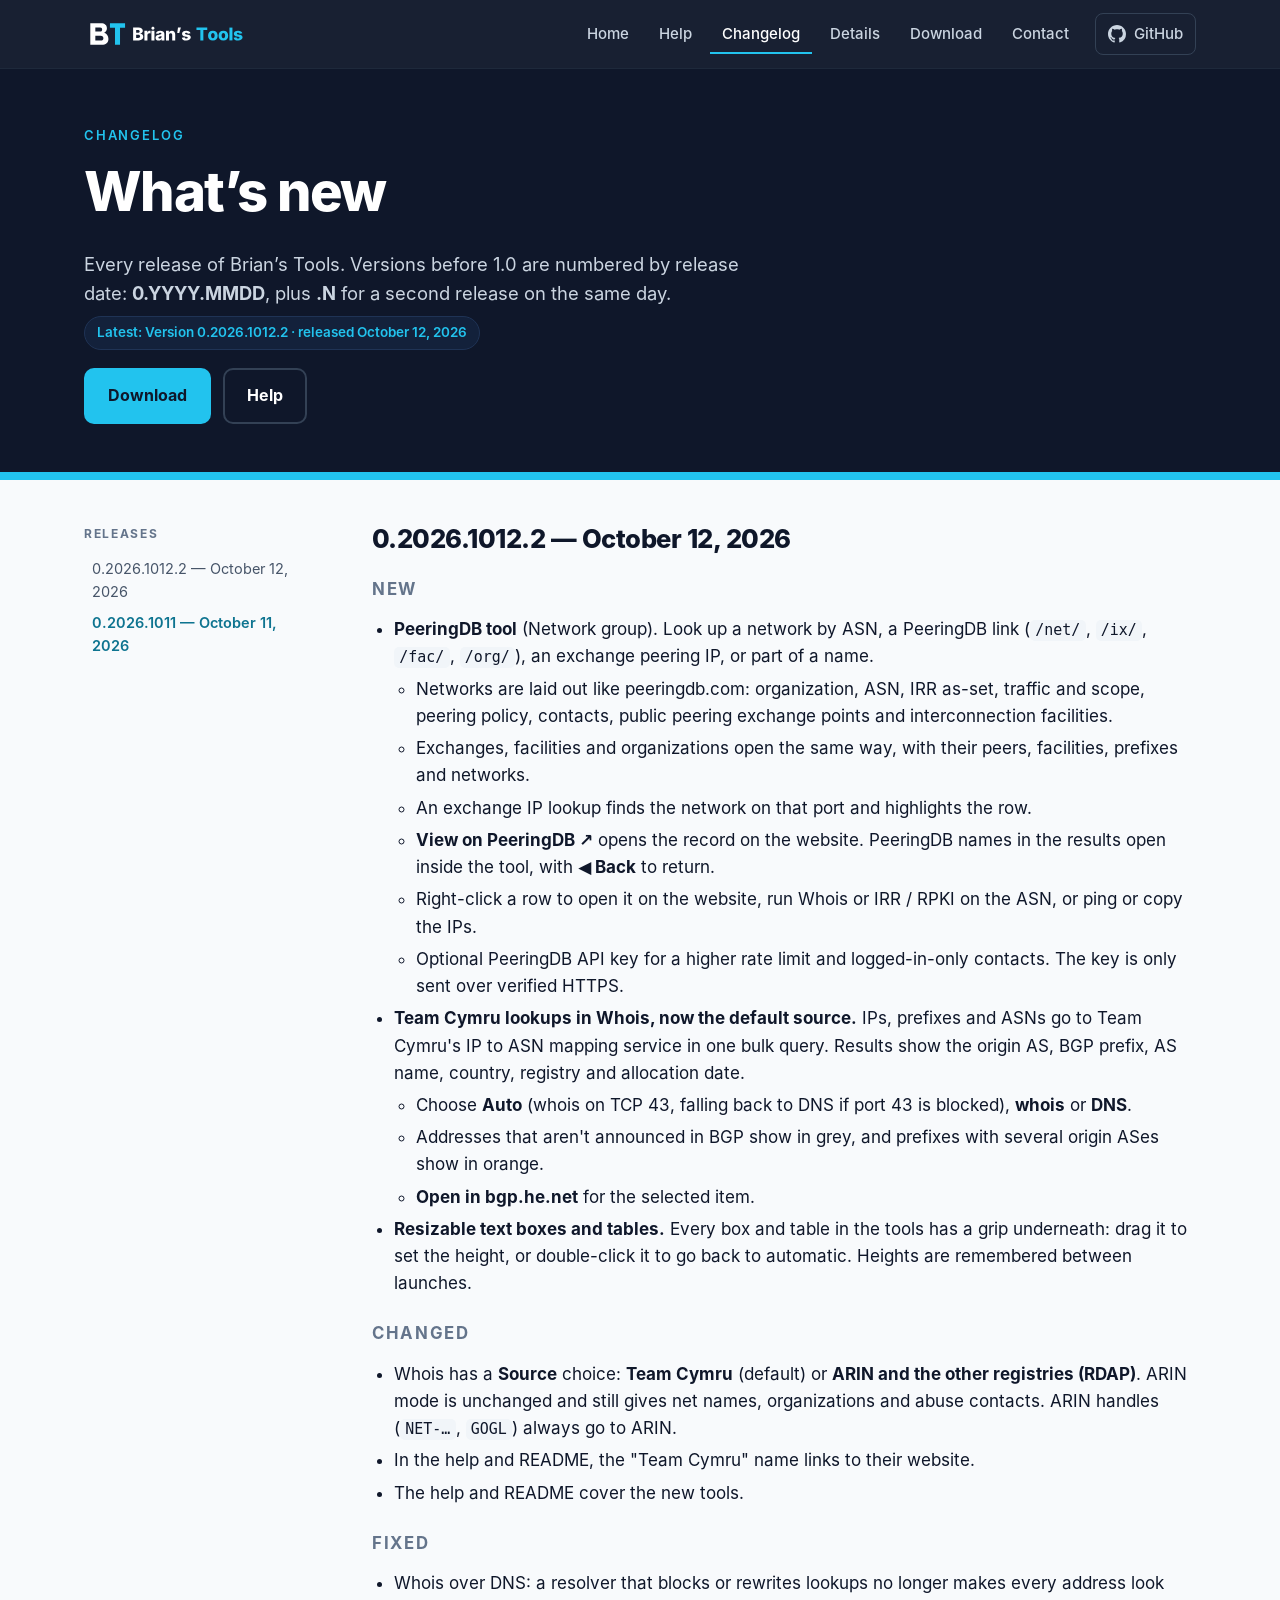
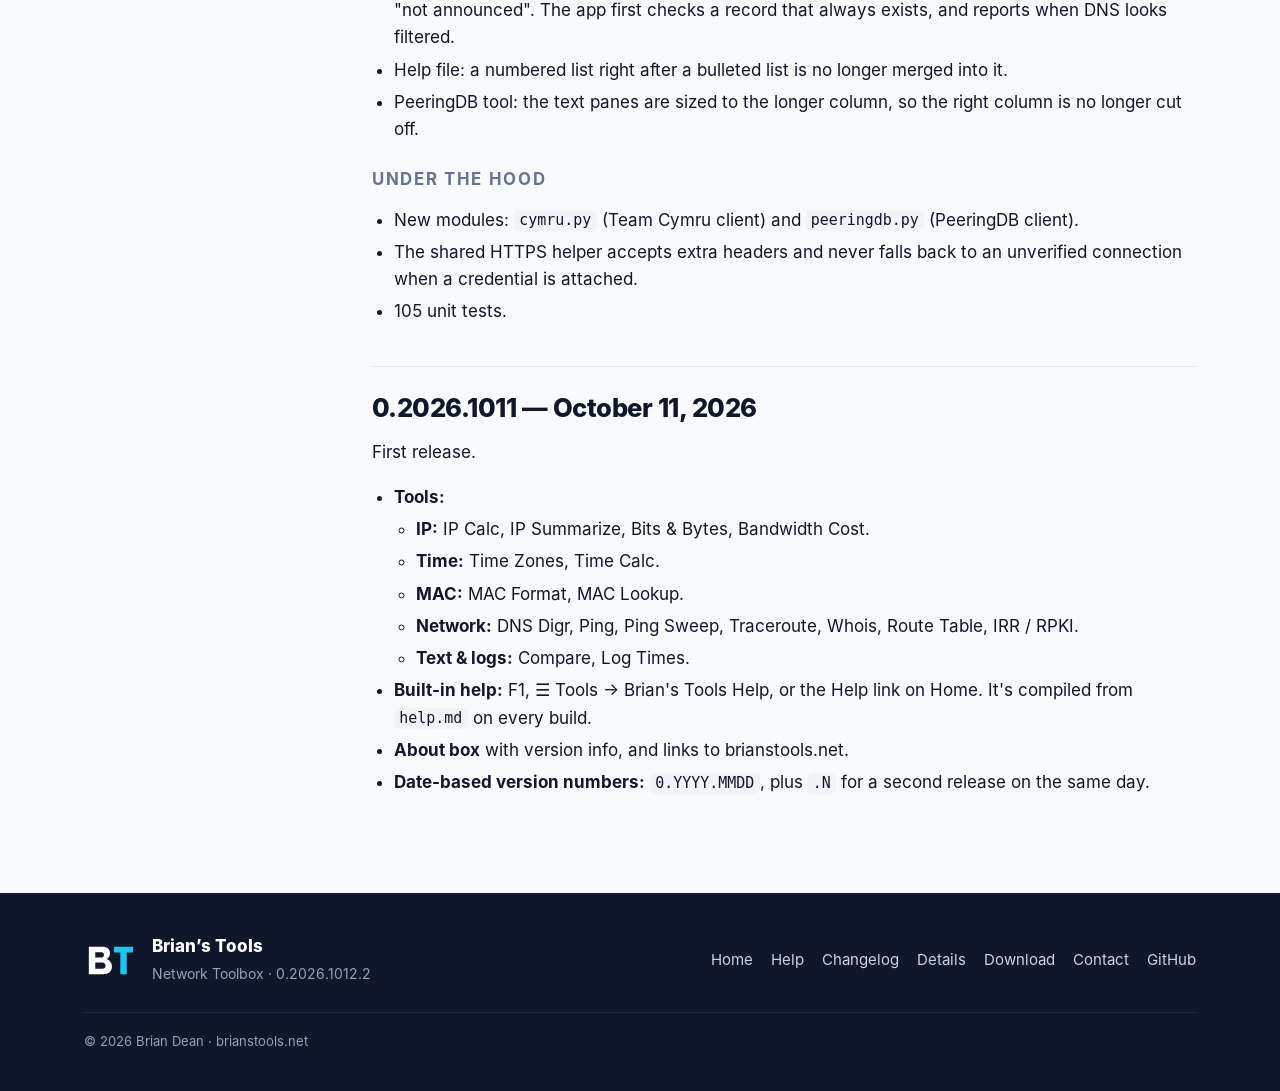
<file: changelog.html>
<!doctype html>
<html lang="en">
<head>
<meta charset="utf-8">
<meta name="viewport" content="width=device-width, initial-scale=1">
<title>Changelog — Brian’s Tools</title>
<meta name="description" content="What’s new in each release of Brian’s Tools.">
<link rel="canonical" href="https://brianstools.net/changelog.html">
<meta name="theme-color" content="#0f172a">
<link rel="icon" href="/favicon.ico" sizes="any">
<link rel="icon" href="/favicon.svg" type="image/svg+xml">
<link rel="apple-touch-icon" href="/apple-touch-icon.png">
<link rel="manifest" href="/site.webmanifest">
<meta property="og:type" content="website">
<meta property="og:site_name" content="Brian’s Tools">
<meta property="og:title" content="Changelog — Brian’s Tools">
<meta property="og:description" content="What’s new in each release of Brian’s Tools.">
<meta property="og:url" content="https://brianstools.net/changelog.html">
<meta property="og:image" content="https://brianstools.net/assets/brand/og-image.png">
<meta name="twitter:card" content="summary_large_image">
<link rel="preload" href="/assets/fonts/Inter-ExtraBold.woff2" as="font" type="font/woff2" crossorigin>
<link rel="stylesheet" href="/assets/css/site.css">
</head>
<body>
<a class="skip" href="#main">Skip to content</a>
<header class="site-header">
  <div class="wrap bar">
    <a class="brand" href="/" aria-label="Brian’s Tools home"><img src="/assets/brand/logo-reversed.svg" alt="Brian’s Tools" width="190" height="42"></a>
    <button class="menu-btn" aria-expanded="false" aria-controls="nav">Menu</button>
    <nav id="nav" class="nav"><a href="/">Home</a><a href="/help/">Help</a><a href="/changelog.html" aria-current="page">Changelog</a><a href="/details.html">Details</a><a href="/#download">Download</a><a href="/contact.html">Contact</a><a class="gh" href="https://github.com/briandean/brianstools" rel="noopener"><svg viewBox="0 0 16 16" width="18" height="18" aria-hidden="true"><path fill="currentColor" d="M8 0C3.58 0 0 3.58 0 8c0 3.54 2.29 6.53 5.47 7.59.4.07.55-.17.55-.38 0-.19-.01-.82-.01-1.49-2.01.37-2.53-.49-2.69-.94-.09-.23-.48-.94-.82-1.13-.28-.15-.68-.52-.01-.53.63-.01 1.08.58 1.23.82.72 1.21 1.87.87 2.33.66.07-.52.28-.87.51-1.07-1.78-.2-3.64-.89-3.64-3.95 0-.87.31-1.59.82-2.15-.08-.2-.36-1.02.08-2.12 0 0 .67-.21 2.2.82.64-.18 1.32-.27 2-.27.68 0 1.36.09 2 .27 1.53-1.04 2.2-.82 2.2-.82.44 1.1.16 1.92.08 2.12.51.56.82 1.27.82 2.15 0 3.07-1.87 3.75-3.65 3.95.29.25.54.73.54 1.48 0 1.07-.01 1.93-.01 2.2 0 .21.15.46.55.38A8.013 8.013 0 0016 8c0-4.42-3.58-8-8-8z"/></svg><span>GitHub</span></a></nav>
  </div>
</header>
<main id="main">

<section class="page-head"><div class="wrap">
  <p class="eyebrow">Changelog</p>
  <h1>What’s new</h1>
  <p class="lede-plain">Every release of Brian’s Tools. Versions before 1.0 are numbered by release date: <strong>0.YYYY.MMDD</strong>, plus <strong>.N</strong> for a second release on the same day.</p>
  <p class="ver-chip">Latest: Version 0.2026.1012.2 · released October 12, 2026</p>
  <p class="cta"><a class="btn btn-primary" href="/#download">Download</a> <a class="btn btn-ghost" href="/help/">Help</a></p>
</div></section>
<div class="wrap doc-layout">
  <aside class="doc-toc" aria-label="Releases"><p class="toc-title">Releases</p><ul class="toc"><li><a href="#v0-2026-1012-2">0.2026.1012.2 — October 12, 2026</a></li><li><a href="#v0-2026-1011">0.2026.1011 — October 11, 2026</a></li></ul></aside>
  <article class="doc changelog"><h2 id="v0-2026-1012-2">0.2026.1012.2 — October 12, 2026</h2>
<h3>New</h3>
<ul>
<li><strong>PeeringDB tool</strong> (Network group). Look up a network by ASN, a PeeringDB link (<code>/net/</code>, <code>/ix/</code>, <code>/fac/</code>, <code>/org/</code>), an exchange peering IP, or part of a name.
<ul>
<li>Networks are laid out like peeringdb.com: organization, ASN, IRR as-set, traffic and scope, peering policy, contacts, public peering exchange points and interconnection facilities.</li>
<li>Exchanges, facilities and organizations open the same way, with their peers, facilities, prefixes and networks.</li>
<li>An exchange IP lookup finds the network on that port and highlights the row.</li>
<li><strong>View on PeeringDB ↗</strong> opens the record on the website. PeeringDB names in the results open inside the tool, with <strong>◀ Back</strong> to return.</li>
<li>Right-click a row to open it on the website, run Whois or IRR / RPKI on the ASN, or ping or copy the IPs.</li>
<li>Optional PeeringDB API key for a higher rate limit and logged-in-only contacts. The key is only sent over verified HTTPS.</li>
</ul>
</li>
<li><strong>Team Cymru lookups in Whois, now the default source.</strong> IPs, prefixes and ASNs go to Team Cymru's IP to ASN mapping service in one bulk query. Results show the origin AS, BGP prefix, AS name, country, registry and allocation date.
<ul>
<li>Choose <strong>Auto</strong> (whois on TCP 43, falling back to DNS if port 43 is blocked), <strong>whois</strong> or <strong>DNS</strong>.</li>
<li>Addresses that aren't announced in BGP show in grey, and prefixes with several origin ASes show in orange.</li>
<li><strong>Open in bgp.he.net</strong> for the selected item.</li>
</ul>
</li>
<li><strong>Resizable text boxes and tables.</strong> Every box and table in the tools has a grip underneath: drag it to set the height, or double-click it to go back to automatic. Heights are remembered between launches.</li>
</ul>
<h3>Changed</h3>
<ul>
<li>Whois has a <strong>Source</strong> choice: <strong>Team Cymru</strong> (default) or <strong>ARIN and the other registries (RDAP)</strong>. ARIN mode is unchanged and still gives net names, organizations and abuse contacts. ARIN handles (<code>NET-…</code>, <code>GOGL</code>) always go to ARIN.</li>
<li>In the help and README, the &quot;Team Cymru&quot; name links to their website.</li>
<li>The help and README cover the new tools.</li>
</ul>
<h3>Fixed</h3>
<ul>
<li>Whois over DNS: a resolver that blocks or rewrites lookups no longer makes every address look &quot;not announced&quot;. The app first checks a record that always exists, and reports when DNS looks filtered.</li>
<li>Help file: a numbered list right after a bulleted list is no longer merged into it.</li>
<li>PeeringDB tool: the text panes are sized to the longer column, so the right column is no longer cut off.</li>
</ul>
<h3>Under the hood</h3>
<ul>
<li>New modules: <code>cymru.py</code> (Team Cymru client) and <code>peeringdb.py</code> (PeeringDB client).</li>
<li>The shared HTTPS helper accepts extra headers and never falls back to an unverified connection when a credential is attached.</li>
<li>105 unit tests.</li>
</ul>
<h2 id="v0-2026-1011">0.2026.1011 — October 11, 2026</h2>
<p>First release.</p>
<ul>
<li><strong>Tools:</strong>
<ul>
<li><strong>IP:</strong> IP Calc, IP Summarize, Bits &amp; Bytes, Bandwidth Cost.</li>
<li><strong>Time:</strong> Time Zones, Time Calc.</li>
<li><strong>MAC:</strong> MAC Format, MAC Lookup.</li>
<li><strong>Network:</strong> DNS Digr, Ping, Ping Sweep, Traceroute, Whois, Route Table, IRR / RPKI.</li>
<li><strong>Text &amp; logs:</strong> Compare, Log Times.</li>
</ul>
</li>
<li><strong>Built-in help:</strong> F1, ☰ Tools → Brian's Tools Help, or the Help link on Home. It's compiled from <code>help.md</code> on every build.</li>
<li><strong>About box</strong> with version info, and links to brianstools.net.</li>
<li><strong>Date-based version numbers:</strong> <code>0.YYYY.MMDD</code>, plus <code>.N</code> for a second release on the same day.</li>
</ul>
</article>
</div>

</main>
<footer class="site-footer">
  <div class="wrap foot">
    <div class="foot-brand"><img src="/assets/brand/mark-reversed.svg" alt="" width="54" height="36"><div><strong>Brian’s Tools</strong><span>Network Toolbox · 0.2026.1012.2</span></div></div>
    <nav class="foot-nav"><a href="/">Home</a><a href="/help/">Help</a><a href="/changelog.html">Changelog</a><a href="/details.html">Details</a><a href="/#download">Download</a><a href="/contact.html">Contact</a><a href="https://github.com/briandean/brianstools" rel="noopener">GitHub</a></nav>
    <p class="fine">© 2026 Brian Dean · brianstools.net</p>
  </div>
</footer>
<script src="/assets/js/site.js" defer></script>
</body>
</html>
</file>
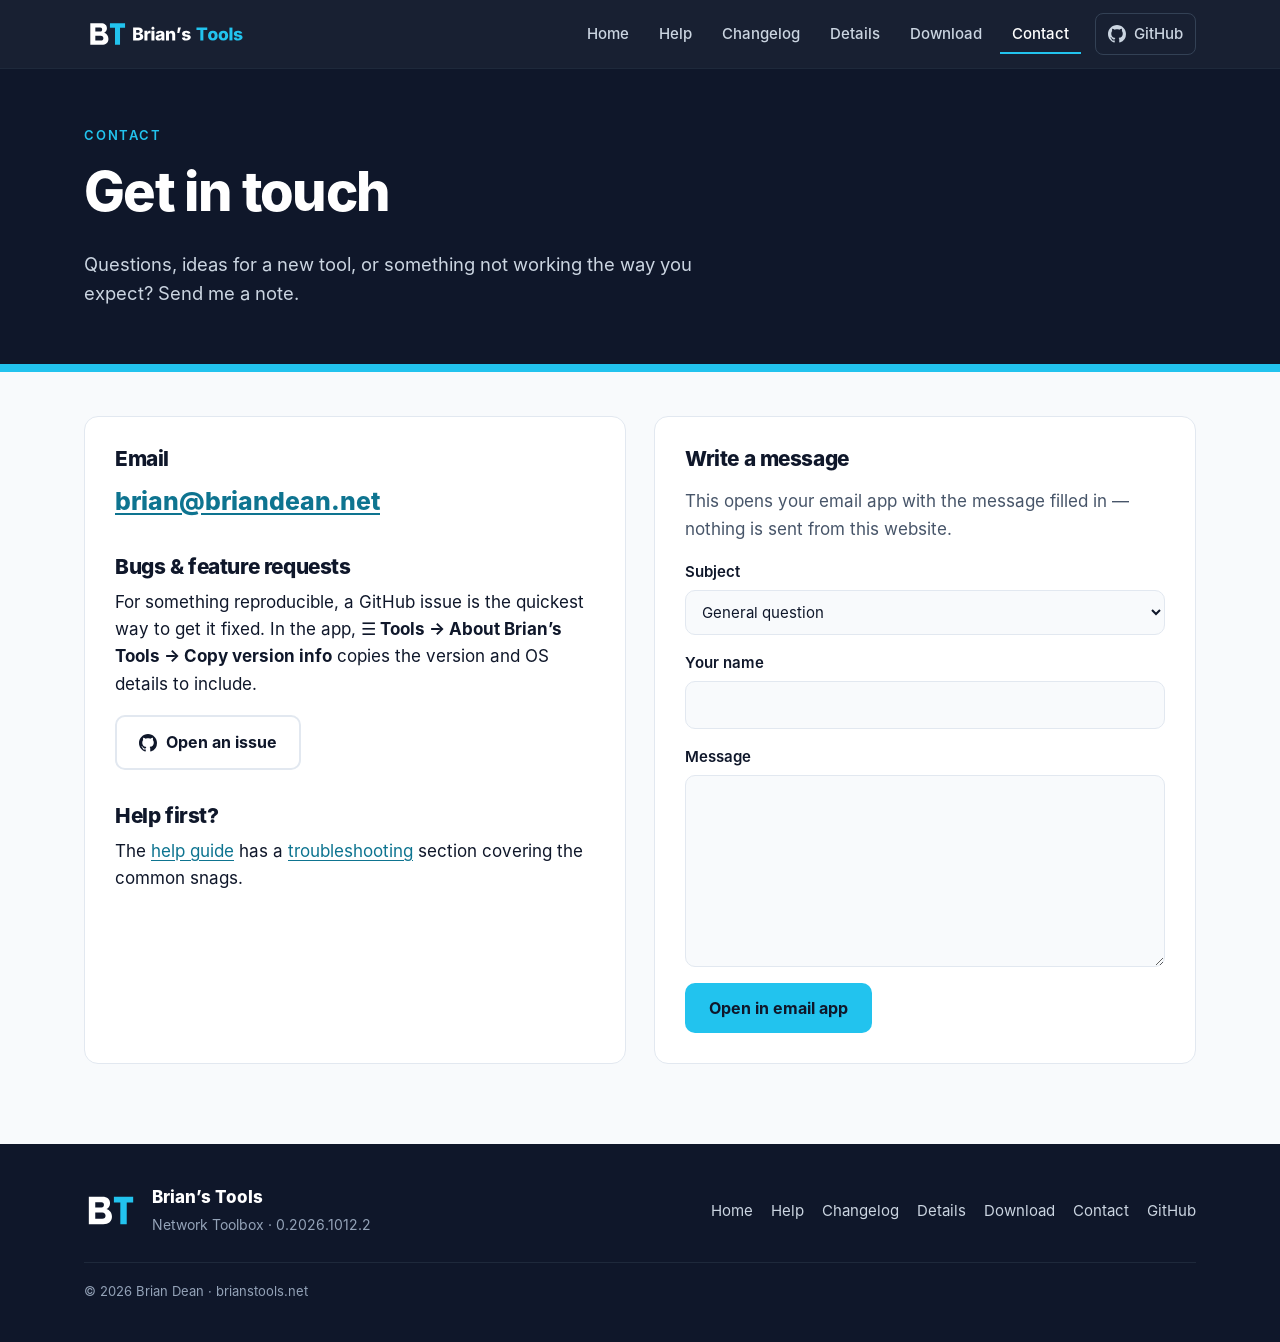
<file: contact.html>
<!doctype html>
<html lang="en">
<head>
<meta charset="utf-8">
<meta name="viewport" content="width=device-width, initial-scale=1">
<title>Contact — Brian’s Tools</title>
<meta name="description" content="Contact Brian about Brian’s Tools: questions, bug reports and feature ideas.">
<link rel="canonical" href="https://brianstools.net/contact.html">
<meta name="theme-color" content="#0f172a">
<link rel="icon" href="/favicon.ico" sizes="any">
<link rel="icon" href="/favicon.svg" type="image/svg+xml">
<link rel="apple-touch-icon" href="/apple-touch-icon.png">
<link rel="manifest" href="/site.webmanifest">
<meta property="og:type" content="website">
<meta property="og:site_name" content="Brian’s Tools">
<meta property="og:title" content="Contact — Brian’s Tools">
<meta property="og:description" content="Contact Brian about Brian’s Tools: questions, bug reports and feature ideas.">
<meta property="og:url" content="https://brianstools.net/contact.html">
<meta property="og:image" content="https://brianstools.net/assets/brand/og-image.png">
<meta name="twitter:card" content="summary_large_image">
<link rel="preload" href="/assets/fonts/Inter-ExtraBold.woff2" as="font" type="font/woff2" crossorigin>
<link rel="stylesheet" href="/assets/css/site.css">
</head>
<body>
<a class="skip" href="#main">Skip to content</a>
<header class="site-header">
  <div class="wrap bar">
    <a class="brand" href="/" aria-label="Brian’s Tools home"><img src="/assets/brand/logo-reversed.svg" alt="Brian’s Tools" width="190" height="42"></a>
    <button class="menu-btn" aria-expanded="false" aria-controls="nav">Menu</button>
    <nav id="nav" class="nav"><a href="/">Home</a><a href="/help/">Help</a><a href="/changelog.html">Changelog</a><a href="/details.html">Details</a><a href="/#download">Download</a><a href="/contact.html" aria-current="page">Contact</a><a class="gh" href="https://github.com/briandean/brianstools" rel="noopener"><svg viewBox="0 0 16 16" width="18" height="18" aria-hidden="true"><path fill="currentColor" d="M8 0C3.58 0 0 3.58 0 8c0 3.54 2.29 6.53 5.47 7.59.4.07.55-.17.55-.38 0-.19-.01-.82-.01-1.49-2.01.37-2.53-.49-2.69-.94-.09-.23-.48-.94-.82-1.13-.28-.15-.68-.52-.01-.53.63-.01 1.08.58 1.23.82.72 1.21 1.87.87 2.33.66.07-.52.28-.87.51-1.07-1.78-.2-3.64-.89-3.64-3.95 0-.87.31-1.59.82-2.15-.08-.2-.36-1.02.08-2.12 0 0 .67-.21 2.2.82.64-.18 1.32-.27 2-.27.68 0 1.36.09 2 .27 1.53-1.04 2.2-.82 2.2-.82.44 1.1.16 1.92.08 2.12.51.56.82 1.27.82 2.15 0 3.07-1.87 3.75-3.65 3.95.29.25.54.73.54 1.48 0 1.07-.01 1.93-.01 2.2 0 .21.15.46.55.38A8.013 8.013 0 0016 8c0-4.42-3.58-8-8-8z"/></svg><span>GitHub</span></a></nav>
  </div>
</header>
<main id="main">

<section class="page-head"><div class="wrap">
  <p class="eyebrow">Contact</p>
  <h1>Get in touch</h1>
  <p class="lede-plain">Questions, ideas for a new tool, or something not working the way you expect? Send me a note.</p>
</div></section>
<div class="wrap contact-grid">
  <article class="contact-card">
    <h2>Email</h2>
    <p><a class="email" href="mailto:brian@briandean.net">brian@briandean.net</a></p>
    <h2>Bugs &amp; feature requests</h2>
    <p>For something reproducible, a GitHub issue is the quickest way to get it fixed. In the app, <strong>☰ Tools → About Brian’s Tools → Copy version info</strong> copies the version and OS details to include.</p>
    <p><a class="btn btn-ghost-dark" href="https://github.com/briandean/brianstools/issues" rel="noopener"><svg viewBox="0 0 16 16" width="18" height="18" aria-hidden="true"><path fill="currentColor" d="M8 0C3.58 0 0 3.58 0 8c0 3.54 2.29 6.53 5.47 7.59.4.07.55-.17.55-.38 0-.19-.01-.82-.01-1.49-2.01.37-2.53-.49-2.69-.94-.09-.23-.48-.94-.82-1.13-.28-.15-.68-.52-.01-.53.63-.01 1.08.58 1.23.82.72 1.21 1.87.87 2.33.66.07-.52.28-.87.51-1.07-1.78-.2-3.64-.89-3.64-3.95 0-.87.31-1.59.82-2.15-.08-.2-.36-1.02.08-2.12 0 0 .67-.21 2.2.82.64-.18 1.32-.27 2-.27.68 0 1.36.09 2 .27 1.53-1.04 2.2-.82 2.2-.82.44 1.1.16 1.92.08 2.12.51.56.82 1.27.82 2.15 0 3.07-1.87 3.75-3.65 3.95.29.25.54.73.54 1.48 0 1.07-.01 1.93-.01 2.2 0 .21.15.46.55.38A8.013 8.013 0 0016 8c0-4.42-3.58-8-8-8z"/></svg> Open an issue</a></p>
    <h2>Help first?</h2>
    <p>The <a href="/help/">help guide</a> has a <a href="/help/#troubleshooting">troubleshooting</a> section covering the common snags.</p>
  </article>
  <form class="contact-form" id="contact-form" novalidate>
    <h2>Write a message</h2>
    <p class="muted">This opens your email app with the message filled in — nothing is sent from this website.</p>
    <label>Subject<select name="topic"><option>General question</option><option>Bug report</option><option>Feature idea</option><option>Other</option></select></label>
    <label>Your name<input name="name" autocomplete="name"></label>
    <label>Message<textarea name="message" rows="7" required></textarea></label>
    <button class="btn btn-primary" type="submit">Open in email app</button>
  </form>
</div>

</main>
<footer class="site-footer">
  <div class="wrap foot">
    <div class="foot-brand"><img src="/assets/brand/mark-reversed.svg" alt="" width="54" height="36"><div><strong>Brian’s Tools</strong><span>Network Toolbox · 0.2026.1012.2</span></div></div>
    <nav class="foot-nav"><a href="/">Home</a><a href="/help/">Help</a><a href="/changelog.html">Changelog</a><a href="/details.html">Details</a><a href="/#download">Download</a><a href="/contact.html">Contact</a><a href="https://github.com/briandean/brianstools" rel="noopener">GitHub</a></nav>
    <p class="fine">© 2026 Brian Dean · brianstools.net</p>
  </div>
</footer>
<script src="/assets/js/site.js" defer></script>
</body>
</html>
</file>
<file: assets/css/site.css>
/* Brian's Tools — brianstools.net */
@font-face{font-family:Inter;font-weight:400;font-display:swap;src:url(/assets/fonts/Inter-Regular.woff2) format("woff2")}
@font-face{font-family:Inter;font-weight:500;font-display:swap;src:url(/assets/fonts/Inter-Medium.woff2) format("woff2")}
@font-face{font-family:Inter;font-weight:600;font-display:swap;src:url(/assets/fonts/Inter-SemiBold.woff2) format("woff2")}
@font-face{font-family:Inter;font-weight:700;font-display:swap;src:url(/assets/fonts/Inter-Bold.woff2) format("woff2")}
@font-face{font-family:Inter;font-weight:800;font-display:swap;src:url(/assets/fonts/Inter-ExtraBold.woff2) format("woff2")}

:root{
  --navy:#0f172a; --navy-2:#1e293b; --cyan:#22c3ee; --cyan-ink:#0e7490;
  --slate:#94a3b8; --slate-dk:#64748b; --line:#e2e8f0; --mist:#f8fafc;
  --bg:#f8fafc; --surface:#ffffff; --text:#0f172a; --muted:#475569; --border:#e2e8f0;
  --code-bg:#f1f5f9; --link:#0e7490;
  --radius:14px; --shadow:0 1px 2px rgb(15 23 42/.06),0 8px 24px rgb(15 23 42/.08);
  --mono:ui-monospace,"SF Mono",Menlo,"Cascadia Mono",Consolas,"DejaVu Sans Mono",monospace;
}
@media (prefers-color-scheme:dark){
  :root{--bg:#0b1222;--surface:#111b2e;--text:#e2e8f0;--muted:#94a3b8;--border:#1e293b;--code-bg:#0f172a;--link:#22c3ee}
}
*{box-sizing:border-box}
html{scroll-behavior:smooth;scroll-padding-top:84px}
body{margin:0;background:var(--bg);color:var(--text);font:400 17px/1.6 Inter,system-ui,-apple-system,"Segoe UI",sans-serif;-webkit-font-smoothing:antialiased}
img{max-width:100%;height:auto}
a{color:var(--link);text-underline-offset:3px}
code{font-family:var(--mono);font-size:.88em;background:var(--code-bg);padding:.1em .35em;border-radius:5px}
h1,h2,h3{line-height:1.15;letter-spacing:-.02em;margin:0 0 .5em}
h2{font-size:clamp(1.6rem,3vw,2.1rem);font-weight:800}
h3{font-size:1.1rem;font-weight:700}
.wrap{max-width:1160px;margin:0 auto;padding:0 24px}
.skip{position:absolute;left:-999px;top:8px;background:var(--cyan);color:var(--navy);padding:8px 12px;border-radius:8px;z-index:99}
.skip:focus{left:8px}
:focus-visible{outline:3px solid var(--cyan);outline-offset:2px}

/* header */
.site-header{position:sticky;top:0;z-index:50;background:rgb(15 23 42/.96);backdrop-filter:saturate(1.4) blur(8px);border-bottom:1px solid #1e293b}
.bar{display:flex;align-items:center;justify-content:space-between;height:68px}
.brand img{display:block;height:34px;width:auto}
.nav{display:flex;align-items:center;gap:6px}
.nav a{color:#cbd5e1;text-decoration:none;font-weight:500;font-size:15px;padding:8px 12px;border-radius:8px}
.nav a:hover{color:#fff;background:#1e293b}
.nav a[aria-current=page]{color:#fff;box-shadow:inset 0 -2px 0 var(--cyan);border-radius:0}
.nav .gh{display:inline-flex;align-items:center;gap:8px;border:1px solid #334155;margin-left:8px}
.menu-btn{display:none;background:none;border:1px solid #334155;color:#fff;font:600 14px Inter,sans-serif;padding:8px 12px;border-radius:8px}

/* buttons */
.btn{display:inline-flex;align-items:center;gap:9px;font-weight:700;font-size:16px;padding:13px 22px;border-radius:10px;text-decoration:none;border:2px solid transparent;transition:transform .12s,background .12s;cursor:pointer;font-family:inherit}
.btn:hover{transform:translateY(-1px)}
.btn-primary{background:var(--cyan);color:var(--navy)}
.btn-primary:hover{background:#4fd3f3}
.btn-ghost{color:#fff;border-color:#334155}
.btn-ghost:hover{background:#1e293b}
.btn-ghost-dark{color:var(--text);border-color:var(--border);background:var(--surface)}

/* hero */
.hero{background:var(--navy);color:#fff;padding:72px 0 0;overflow:hidden;position:relative}
.hero::after{content:"";position:absolute;left:0;right:0;bottom:0;height:8px;background:var(--cyan)}
.hero-grid{display:grid;grid-template-columns:1fr auto;gap:48px;align-items:center}
.eyebrow{font-weight:600;letter-spacing:.14em;text-transform:uppercase;font-size:13px;color:var(--cyan);margin:0 0 14px}
.hero h1{font-size:clamp(2.8rem,7vw,4.8rem);font-weight:800;letter-spacing:-.035em;margin:0 0 18px}
.hero h1 span,.page-head h1 span{color:var(--cyan)}
.lede{font-size:clamp(1.05rem,1.8vw,1.25rem);color:#cbd5e1;max-width:640px;margin:0 0 30px}
.cta{display:flex;flex-wrap:wrap;gap:12px;margin:0}
.hero-meta{color:var(--slate);font-size:14px;margin:18px 0 0}
.hero .shot-hero{margin-top:48px}
.hero-icon{width:200px;filter:drop-shadow(0 20px 40px rgb(0 0 0/.4))}
.shot-hero{margin:56px 0 -1px;transform:translateY(0)}
.hero .shot-hero{border-bottom-left-radius:0;border-bottom-right-radius:0;margin-bottom:8px}

/* screenshots */
.shot{margin:0;border-radius:12px;overflow:hidden;background:#1e293b;box-shadow:0 30px 60px -20px rgb(0 0 0/.5);border:1px solid #334155}
.shot img{display:block;width:100%}
.chrome{display:flex;align-items:center;gap:7px;padding:10px 14px;background:#0b1222;border-bottom:1px solid #1e293b}
.chrome span{width:11px;height:11px;border-radius:50%;background:#334155}
.chrome span:nth-child(1){background:#f87171}.chrome span:nth-child(2){background:#fbbf24}.chrome span:nth-child(3){background:#34d399}
.chrome em{font-style:normal;color:var(--slate);font-size:12.5px;margin-left:10px}

/* pillars */
.pillars{display:grid;grid-template-columns:repeat(3,1fr);gap:24px;padding-top:72px;padding-bottom:24px}
.pillars article{background:var(--surface);border:1px solid var(--border);border-radius:var(--radius);padding:26px;border-top:4px solid var(--cyan)}
.pillars p{margin:0;color:var(--muted)}

/* tools */
.tools{padding:64px 0}
.section-lede{color:var(--muted);margin:-4px 0 32px;font-size:1.1rem}
.tool-grid{columns:3 300px;column-gap:24px}
.tool-grid .tool-group{break-inside:avoid;margin-bottom:24px}
.tool-group{background:var(--surface);border:1px solid var(--border);border-radius:var(--radius);padding:22px 22px 10px}
.tool-group h3{font-size:12.5px;letter-spacing:.14em;text-transform:uppercase;color:var(--slate-dk);margin-bottom:10px}
.tool-group ul{list-style:none;margin:0;padding:0}
.tool-group a{display:block;text-decoration:none;color:inherit;padding:11px 12px;margin:0 -12px;border-radius:10px}
.tool-group a:hover{background:var(--code-bg)}
.tool-group strong{display:block;font-weight:700}
.tool-group a:hover strong{color:var(--link)}
.tool-group span{display:block;color:var(--muted);font-size:15px;line-height:1.5}
.more{margin:28px 0 0;font-weight:600}

/* gallery */
.gallery{padding:24px 24px 72px}
.gallery-grid{display:grid;grid-template-columns:repeat(3,1fr);gap:22px}

/* download */
.download{background:var(--navy);color:#fff;padding:72px 0;border-bottom:8px solid var(--cyan)}
.download .section-lede{color:var(--slate)}
.dl-grid{display:grid;grid-template-columns:repeat(3,1fr);gap:22px}
.dl-card{background:#111c33;border:1px solid #23314d;border-radius:var(--radius);padding:28px;display:flex;flex-direction:column;align-items:flex-start;gap:6px}
.dl-card.is-you{border-color:var(--cyan);box-shadow:0 0 0 1px var(--cyan)}
.dl-card.is-you h3::after{content:"Your system";font-size:11px;font-weight:700;letter-spacing:.08em;text-transform:uppercase;color:var(--navy);background:var(--cyan);padding:3px 8px;border-radius:99px;margin-left:10px;vertical-align:3px}
.dl-ico svg{width:34px;height:34px;color:var(--cyan)}
.dl-card h3{font-size:1.35rem;margin:6px 0 0}
.req{color:var(--slate);font-size:14.5px;margin:0 0 14px}
.dl-card .btn{width:100%;justify-content:center}
.file{background:none;color:var(--slate);padding:0;margin-top:8px;font-size:12.5px}
.dl-notes{margin-top:28px;color:#cbd5e1;font-size:15px}
.dl-notes a{color:var(--cyan)}

/* page head */
.page-head{background:var(--navy);color:#fff;padding:56px 0 48px;border-bottom:8px solid var(--cyan)}
.page-head h1{font-size:clamp(2.3rem,5vw,3.4rem);font-weight:800;letter-spacing:-.03em}
.page-head .lede p{margin:0 0 26px;color:#cbd5e1;font-size:1.1rem;max-width:820px}
.page-head .lede code{background:#1e293b;color:#e2e8f0}
.lede-plain{color:#cbd5e1;font-size:1.15rem;max-width:680px;margin:0 0 8px}
.btn-ghost.light{color:#fff}

/* details doc */
.doc-layout{display:grid;grid-template-columns:240px minmax(0,1fr);gap:48px;padding-top:44px;padding-bottom:80px}
.doc-toc{position:sticky;top:92px;align-self:start;max-height:calc(100vh - 110px);overflow:auto;font-size:14.5px}
.toc-title{font-size:12px;font-weight:700;letter-spacing:.14em;text-transform:uppercase;color:var(--slate-dk);margin:0 0 10px}
.toc,.toc ul{list-style:none;margin:0;padding:0}
.toc ul{padding-left:12px;border-left:2px solid var(--border);margin:4px 0 8px 2px}
.toc a{display:block;padding:4px 8px;color:var(--muted);text-decoration:none;border-radius:6px}
.toc a:hover{color:var(--text);background:var(--code-bg)}
.toc a.on{color:var(--link);font-weight:600}
.doc{min-width:0}
.doc h2{margin-top:1.6em;padding-top:.2em;border-top:1px solid var(--border);padding-top:1em}
.doc h2:first-child{margin-top:0;border-top:0;padding-top:0}
.doc ul{padding-left:1.3em}
.doc li{margin:.3em 0}
.doc li.feature{margin:0 0 1.4em;padding:18px 20px 12px 22px;background:var(--surface);border:1px solid var(--border);border-radius:var(--radius);list-style:none;margin-left:-1.3em;scroll-margin-top:84px}
.doc li.feature > p:first-child, .doc li.feature > strong:first-child{font-size:1.08rem}
.doc li.feature > strong:first-child, .doc li.feature > p:first-child > strong:first-child{color:var(--text);font-weight:800}
.doc li.feature:target{border-color:var(--cyan);box-shadow:0 0 0 1px var(--cyan)}
.doc pre{background:var(--navy);color:#e2e8f0;padding:16px 18px;border-radius:10px;overflow:auto;font-size:14px;line-height:1.55}
.doc pre code{background:none;padding:0;color:inherit;font-size:inherit}
.table-wrap{overflow-x:auto}
.doc table{border-collapse:collapse;width:100%;font-size:15px;background:var(--surface);border-radius:10px;overflow:hidden}
.doc th,.doc td{text-align:left;padding:10px 14px;border-bottom:1px solid var(--border)}
.doc th{background:var(--code-bg)}

/* contact */
.contact-grid{display:grid;grid-template-columns:1fr 1fr;gap:28px;padding-top:44px;padding-bottom:80px}
.contact-card,.contact-form{background:var(--surface);border:1px solid var(--border);border-radius:var(--radius);padding:30px}
.contact-card h2,.contact-form h2{font-size:1.3rem}
.contact-card h2+p{margin-top:0}
.contact-card h2:not(:first-child){margin-top:1.6em}
.email{font-size:clamp(1.2rem,2.4vw,1.55rem);font-weight:800;color:var(--link);word-break:break-all}
.muted{color:var(--muted)}
.contact-form label{display:block;font-weight:600;font-size:15px;margin:0 0 16px}
.contact-form input,.contact-form select,.contact-form textarea{display:block;width:100%;margin-top:6px;font:inherit;font-weight:400;color:var(--text);background:var(--bg);border:1px solid var(--border);border-radius:10px;padding:11px 12px}
.contact-form textarea{resize:vertical}
.contact-form .err{border-color:#ef4444}

/* footer */
.site-footer{background:var(--navy);color:var(--slate);padding:40px 0}
.foot{display:grid;grid-template-columns:auto 1fr;gap:16px 32px;align-items:center}
.foot-brand{display:flex;align-items:center;gap:14px}
.foot-brand strong{display:block;color:#fff;font-weight:800}
.foot-brand span{font-size:14px}
.foot-nav{display:flex;flex-wrap:wrap;gap:4px 18px;justify-content:flex-end}
.foot-nav a{color:#cbd5e1;text-decoration:none;font-size:15px}
.foot-nav a:hover{color:var(--cyan)}
.fine{grid-column:1/-1;margin:8px 0 0;font-size:13px;border-top:1px solid #1e293b;padding-top:18px}

/* responsive */
@media (max-width:900px){
  .hero-grid{grid-template-columns:1fr}
  .hero-icon{display:none}
  .pillars,.dl-grid,.gallery-grid,.contact-grid{grid-template-columns:1fr}
  .doc-layout{grid-template-columns:1fr;gap:20px}
  .doc-toc{position:static;max-height:none;background:var(--surface);border:1px solid var(--border);border-radius:var(--radius);padding:16px}
  .doc-toc .toc ul{display:none}
}
@media (max-width:760px){
  .menu-btn{display:block}
  .nav{display:none;position:absolute;top:68px;left:0;right:0;background:var(--navy);flex-direction:column;align-items:stretch;padding:8px 16px 16px;border-bottom:1px solid #1e293b}
  .nav.open{display:flex}
  .nav .gh{margin:8px 0 0;justify-content:center}
  .wrap{padding:0 16px}
  .hero{padding-top:48px}
  .foot{grid-template-columns:1fr}
  .foot-nav{justify-content:flex-start}
  .gallery{padding-left:16px;padding-right:16px}
}
@media (prefers-reduced-motion:reduce){html{scroll-behavior:auto}.btn{transition:none}}

/* highlights */
.highlights{padding:56px 0 8px}
.hl-grid{display:grid;grid-template-columns:repeat(4,1fr);gap:20px}
.hl-grid article{background:var(--navy);color:#cbd5e1;border-radius:var(--radius);padding:24px;border:1px solid #1e293b}
.hl-grid h3{margin-bottom:.6em}
.hl-grid h3 a{color:#fff;text-decoration:none}
.hl-grid h3 a::after{content:" \2192";color:var(--cyan)}
.hl-grid p{margin:0;font-size:15.5px;line-height:1.55}
.hl-grid code{background:#1e293b;color:#e2e8f0}
.pillars a{font-weight:600}

/* screenshot captions */
.shot figcaption{padding:10px 14px;font-size:14px;color:var(--slate);background:#0b1222;border-top:1px solid #1e293b}

/* page-head extras */
.ver-chip{display:inline-block;margin:0 0 18px;font-size:13.5px;font-weight:600;color:var(--cyan);background:#13213b;border:1px solid #1f3355;border-radius:99px;padding:5px 12px}
.page-head .tagline{color:var(--slate);font-size:14px;margin:-6px 0 20px}

/* help page */
.doc.help h3{font-size:1.25rem;margin-top:1.8em;padding-top:.2em;scroll-margin-top:84px}
.doc.help h3::before{content:"";display:inline-block;width:10px;height:10px;background:var(--cyan);border-radius:2px;margin-right:10px;vertical-align:2px}
.doc.help h2 + p, .doc.help h3 + p{margin-top:.2em}
.doc :target{scroll-margin-top:84px}
.doc h2:target,.doc h3:target{color:var(--link)}
.print-note{margin-top:3em;padding:14px 18px;border-left:4px solid var(--cyan);background:var(--surface);border-radius:8px;color:var(--muted)}
@media (max-width:1000px){.hl-grid{grid-template-columns:repeat(2,1fr)}}
@media (max-width:640px){.hl-grid{grid-template-columns:1fr}}
@media print{.site-header,.site-footer,.doc-toc,.cta{display:none}.page-head{background:none;color:#000;border:0}.doc-layout{display:block}}
.gallery-grid{grid-template-columns:repeat(2,1fr)}
.shot a{display:block;cursor:zoom-in}
@media (max-width:900px){.gallery-grid{grid-template-columns:1fr}}
.hl-grid{grid-template-columns:repeat(3,1fr)}
.whatsnew{display:inline-flex;align-items:center;gap:10px;margin-top:14px;color:#e2e8f0;text-decoration:none;font-size:15px;background:#13213b;border:1px solid #1f3355;border-radius:99px;padding:6px 14px 6px 6px}
.whatsnew span{background:var(--cyan);color:var(--navy);font-weight:800;font-size:12px;letter-spacing:.06em;text-transform:uppercase;border-radius:99px;padding:3px 9px}
.whatsnew:hover{border-color:var(--cyan)}
.doc.changelog h2{font-size:1.6rem}
.doc.changelog h3{font-size:1.05rem;text-transform:uppercase;letter-spacing:.1em;color:var(--slate-dk);margin-top:1.6em}
@media (max-width:1000px){.hl-grid{grid-template-columns:repeat(2,1fr)}}
@media (max-width:640px){.hl-grid{grid-template-columns:1fr}.whatsnew{font-size:14px}}
</file>
